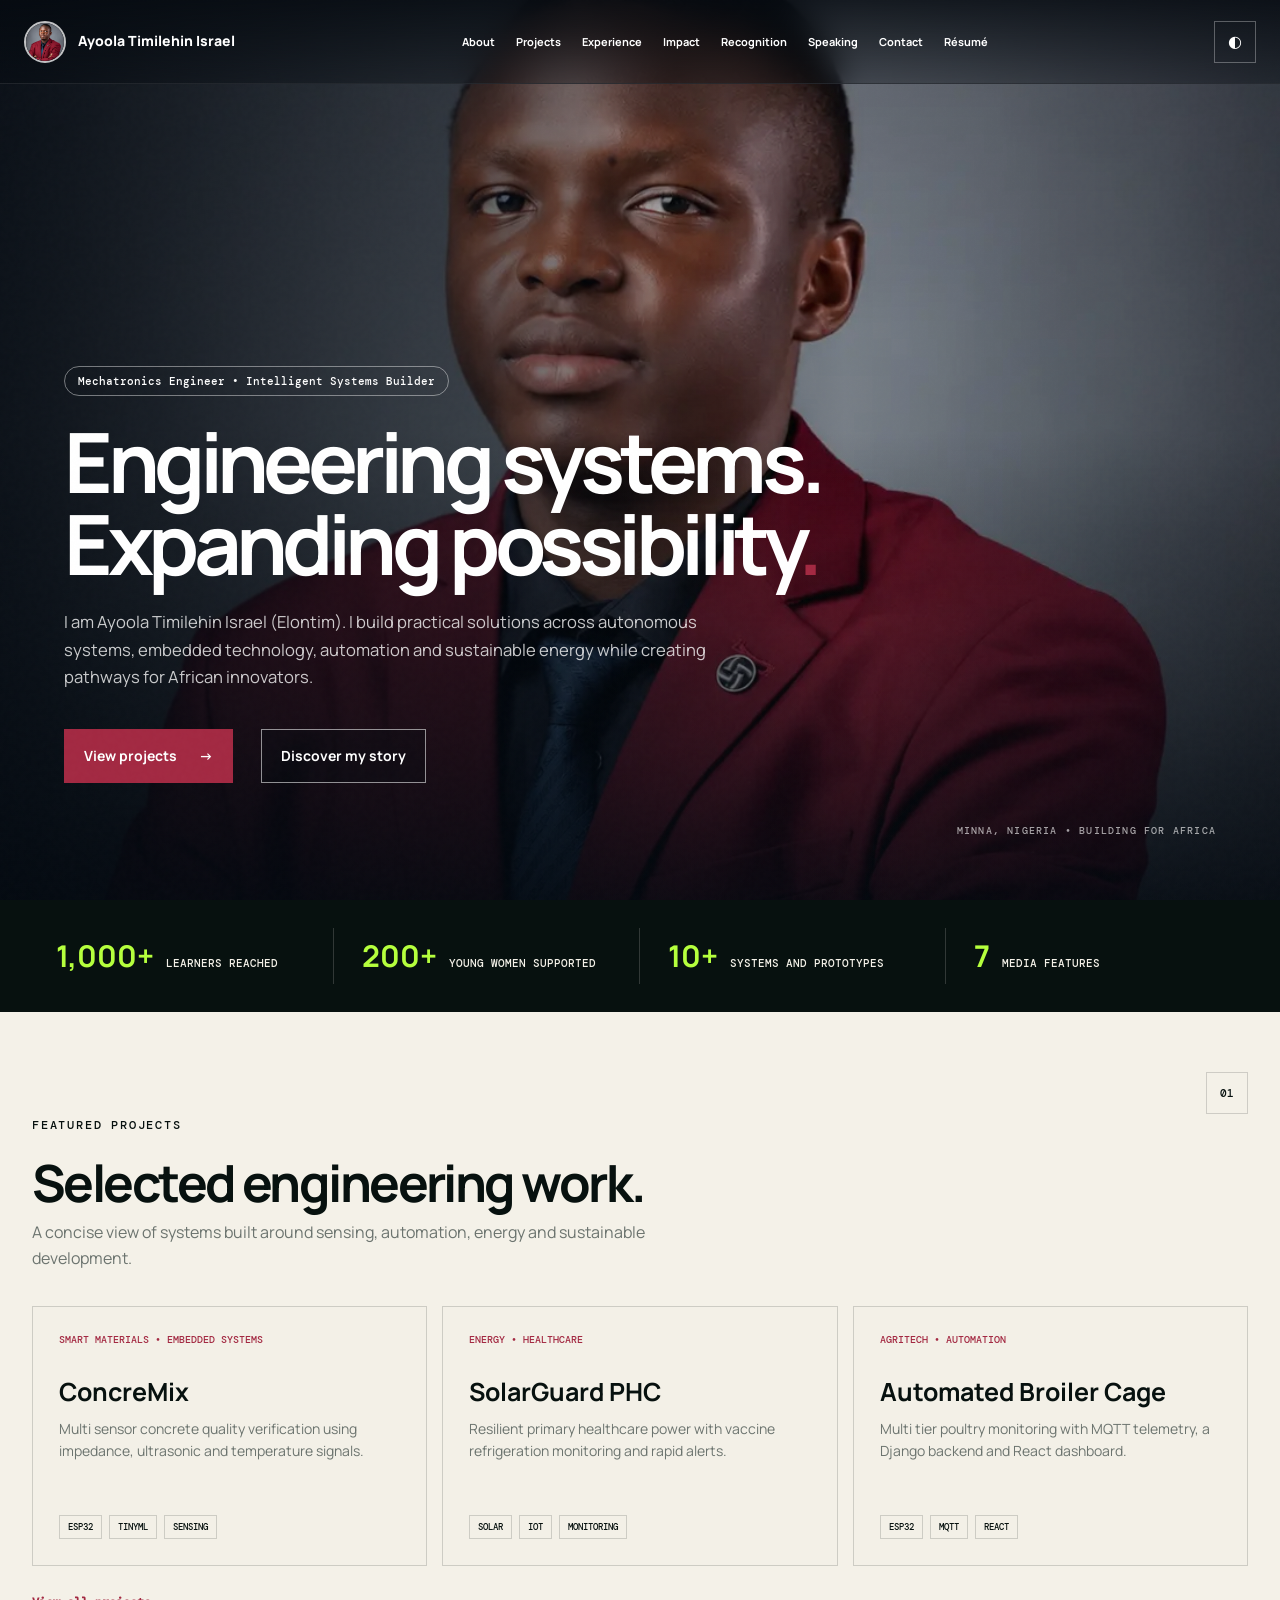
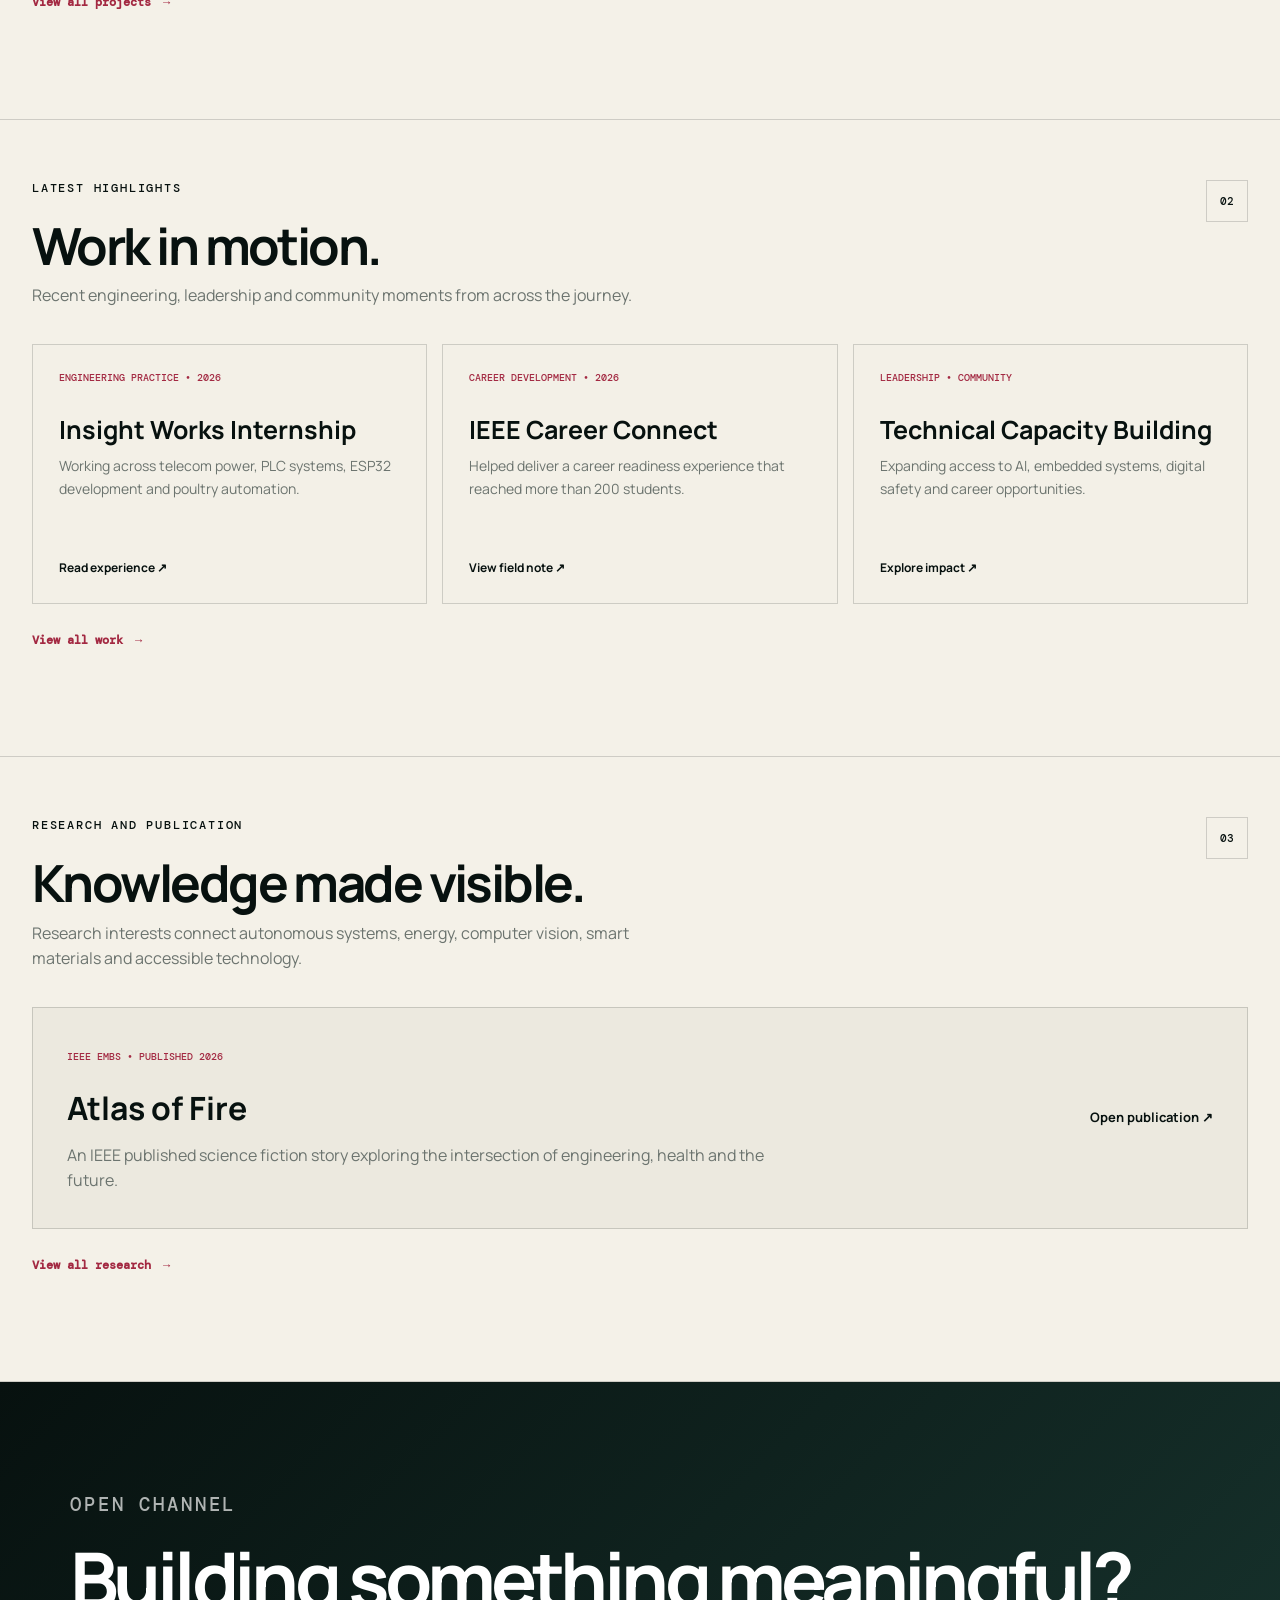
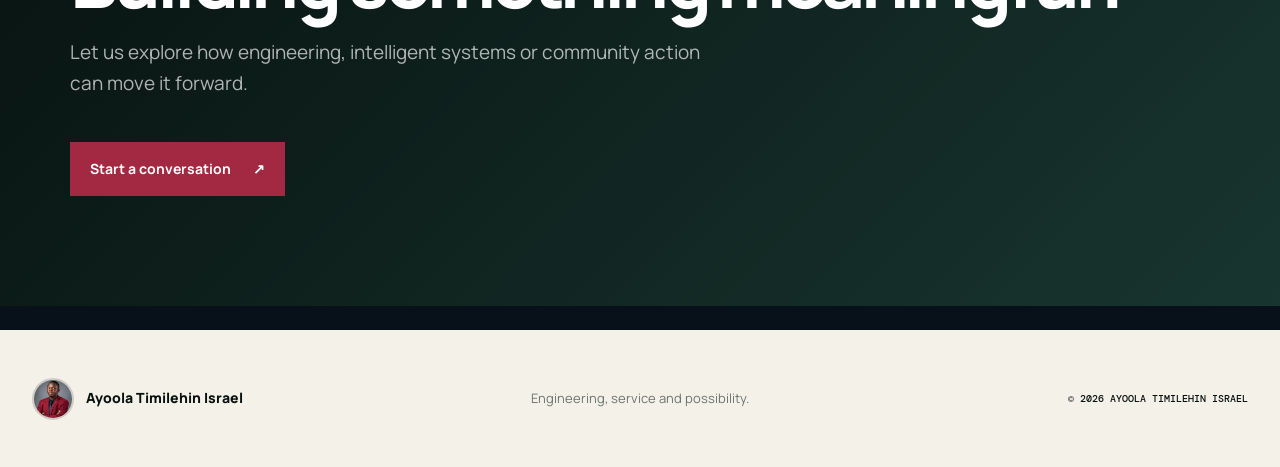
<file: index.html>
<!doctype html>
<html lang="en">
<head>
  <meta charset="UTF-8" />
  <meta name="viewport" content="width=device-width, initial-scale=1" />
  <title>Ayoola Timilehin Israel (Elontim) | Mechatronics Engineering Portfolio</title>
  <meta name="description" content="Explore the portfolio of Ayoola Timilehin Israel (Elontim), a mechatronics engineering student in Nigeria building robotics, embedded systems and AI projects." />
  <link rel="canonical" href="https://ayoola-timilehin-portfolio.vercel.app/" />
  <meta property="og:url" content="https://ayoola-timilehin-portfolio.vercel.app/" />
  <meta property="og:image" content="https://ayoola-timilehin-portfolio.vercel.app/assets/images/timilehin-burgundy-portrait.webp" />
  <meta property="og:image:alt" content="Portrait of Ayoola Timilehin Israel" />
  <meta name="twitter:image" content="https://ayoola-timilehin-portfolio.vercel.app/assets/images/timilehin-burgundy-portrait.webp" />
  <meta name="author" content="Ayoola Timilehin Israel" />
  <meta name="google-site-verification" content="cfcc2tQmN9l2WGRl5fLOjBaKC7PyCE9T0sugT-LCQNg" />
  <meta name="robots" content="index, follow" />
  <meta name="theme-color" content="#081119" />
  <meta property="og:type" content="website" />
  <meta property="og:locale" content="en_NG" />
  <meta property="og:site_name" content="Ayoola Timilehin Israel" />
  <meta property="og:title" content="Ayoola Timilehin Israel (Elontim) | Mechatronics Engineering Portfolio" />
  <meta property="og:description" content="Engineering projects, intelligent systems and community impact by Ayoola Timilehin Israel (Elontim), based in Nigeria." />
  <meta name="twitter:card" content="summary" />
  <meta name="twitter:title" content="Ayoola Timilehin Israel | Engineering Portfolio" />
  <meta name="twitter:description" content="Explore my robotics, embedded systems, AI and community impact projects." />
  <script type="application/ld+json">
  {
    "@context": "https://schema.org",
    "@type": "Person",
    "url": "https://ayoola-timilehin-portfolio.vercel.app/",
    "image": "https://ayoola-timilehin-portfolio.vercel.app/assets/images/timilehin-burgundy-portrait.webp",
    "name": "Ayoola Timilehin Israel",
    "alternateName": ["Elontim", "Timilehin Ayoola"],
    "description": "Mechatronics engineering student, intelligent systems builder and community impact leader in Nigeria.",
    "affiliation": {
      "@type": "CollegeOrUniversity",
      "name": "Federal University of Technology, Minna"
    },
    "sameAs": [
      "https://www.linkedin.com/in/timilehin-ayoola-2a147622a",
      "https://github.com/Elontim"
    ]
  }
  </script>
  <link rel="preconnect" href="https://fonts.googleapis.com" />
  <link rel="preconnect" href="https://fonts.gstatic.com" crossorigin />
  <link href="https://fonts.googleapis.com/css2?family=DM+Mono:wght@400;500&family=Manrope:wght@400;500;600;700;800&display=swap" rel="stylesheet" />
  <link rel="icon" type="image/webp" href="assets/images/timilehin-burgundy-portrait.webp" />
  <link rel="stylesheet" href="styles.css" />
</head>
<body class="home-page"><a class="skip-link" href="#main-content">Skip to main content</a><div class="noise" aria-hidden="true"></div>
  <header class="site-header home-header" id="top"><a class="profile-brand" href="index.html" aria-label="Ayoola Timilehin home"><img src="assets/images/timilehin-burgundy-portrait.webp" alt="" /><span>Ayoola Timilehin Israel</span></a><nav class="desktop-nav" aria-label="Primary navigation"><a href="about.html">About</a><a href="projects.html">Projects</a><a href="experience.html">Experience</a><a href="impact.html">Impact</a><a href="recognition.html">Recognition</a><a href="speaking.html">Speaking</a><a href="contact.html">Contact</a><a href="https://drive.google.com/file/d/1Q_g9N8d5vsVfW5GfV8KbFUn3ZHmUaMl0/view?usp=drive_link" target="_blank" rel="noreferrer">Résumé</a></nav><div class="header-actions"><button class="theme-toggle" type="button">◐</button><button class="menu-toggle" type="button" aria-expanded="false" aria-controls="mobile-nav"><span></span><span></span></button></div><nav class="mobile-nav" id="mobile-nav"><a href="about.html">About</a><a href="projects.html">Projects</a><a href="experience.html">Experience</a><a href="impact.html">Leadership and Impact</a><a href="recognition.html">Recognition and Research</a><a href="speaking.html">Speaking, Moderation and Talks</a><a href="contact.html">Contact</a><a href="https://drive.google.com/file/d/1Q_g9N8d5vsVfW5GfV8KbFUn3ZHmUaMl0/view?usp=drive_link" target="_blank" rel="noreferrer">Résumé</a></nav></header>
  <main id="main-content">
    <section class="cinematic-hero"><div class="hero-overlay"></div><div class="cinematic-copy reveal"><p class="hero-pill">Mechatronics Engineer • Intelligent Systems Builder</p><h1>Engineering systems.<br />Expanding possibility<span>.</span></h1><p>I am Ayoola Timilehin Israel (Elontim). I build practical solutions across autonomous systems, embedded technology, automation and sustainable energy while creating pathways for African innovators.</p><div class="hero-actions"><a class="button hero-primary" href="projects.html">View projects <span>→</span></a><a class="button hero-secondary" href="about.html">Discover my story</a></div></div><div class="hero-location">Minna, Nigeria • Building for Africa</div></section>
    <section class="signal-strip" aria-label="Portfolio highlights"><div><strong>1,000+</strong><span>learners reached</span></div><div><strong>200+</strong><span>young women supported</span></div><div><strong>10+</strong><span>systems and prototypes</span></div><div><strong>7</strong><span>media features</span></div></section>
    <section class="section home-preview"><div class="section-index">01</div><div class="preview-heading reveal"><div><p class="eyebrow">Featured projects</p><h2>Selected engineering work.</h2><p>A concise view of systems built around sensing, automation, energy and sustainable development.</p></div></div><div class="preview-grid"><a class="preview-card reveal" href="projects.html"><span>Smart materials • Embedded systems</span><h3>ConcreMix</h3><p>Multi sensor concrete quality verification using impedance, ultrasonic and temperature signals.</p><div><em>ESP32</em><em>TinyML</em><em>Sensing</em></div></a><a class="preview-card reveal" href="projects.html"><span>Energy • Healthcare</span><h3>SolarGuard PHC</h3><p>Resilient primary healthcare power with vaccine refrigeration monitoring and rapid alerts.</p><div><em>Solar</em><em>IoT</em><em>Monitoring</em></div></a><a class="preview-card reveal" href="projects.html"><span>Agritech • Automation</span><h3>Automated Broiler Cage</h3><p>Multi tier poultry monitoring with MQTT telemetry, a Django backend and React dashboard.</p><div><em>ESP32</em><em>MQTT</em><em>React</em></div></a></div><a class="section-end-link reveal" href="projects.html">View all projects <span>→</span></a></section>
    <section class="section home-preview updates-preview"><div class="section-index">02</div><div class="preview-heading reveal"><div><p class="eyebrow">Latest highlights</p><h2>Work in motion.</h2><p>Recent engineering, leadership and community moments from across the journey.</p></div></div><div class="preview-grid"><a class="preview-card note-card reveal" href="experience.html"><span>Engineering practice • 2026</span><h3>Insight Works Internship</h3><p>Working across telecom power, PLC systems, ESP32 development and poultry automation.</p><b>Read experience ↗</b></a><a class="preview-card note-card reveal" href="experience.html"><span>Career development • 2026</span><h3>IEEE Career Connect</h3><p>Helped deliver a career readiness experience that reached more than 200 students.</p><b>View field note ↗</b></a><a class="preview-card note-card reveal" href="impact.html"><span>Leadership • Community</span><h3>Technical Capacity Building</h3><p>Expanding access to AI, embedded systems, digital safety and career opportunities.</p><b>Explore impact ↗</b></a></div><a class="section-end-link reveal" href="experience.html">View all work <span>→</span></a></section>
    <section class="section publication-preview"><div class="section-index">03</div><div class="preview-heading reveal"><div><p class="eyebrow">Research and publication</p><h2>Knowledge made visible.</h2><p>Research interests connect autonomous systems, energy, computer vision, smart materials and accessible technology.</p></div></div><a class="publication-feature reveal" href="https://doi.org/10.1109/MPULS.2026.3716808" target="_blank" rel="noreferrer"><div><span>IEEE EMBS • Published 2026</span><h3>Atlas of Fire</h3><p>An IEEE published science fiction story exploring the intersection of engineering, health and the future.</p></div><b>Open publication ↗</b></a><a class="section-end-link reveal" href="recognition.html">View all research <span>→</span></a></section>
    <section class="home-invitation"><div class="reveal"><p class="eyebrow">Open channel</p><h2>Building something meaningful?</h2><p>Let us explore how engineering, intelligent systems or community action can move it forward.</p><a class="button hero-primary" href="contact.html">Start a conversation <span>↗</span></a></div></section>
  </main>
  <footer><a class="profile-brand footer-brand" href="#top"><img src="assets/images/timilehin-burgundy-portrait.webp" alt="" /><span>Ayoola Timilehin Israel</span></a><p>Engineering, service and possibility.</p><small>© <span id="year"></span> Ayoola Timilehin Israel</small></footer><script src="script.js"></script>
</body></html>
</file>
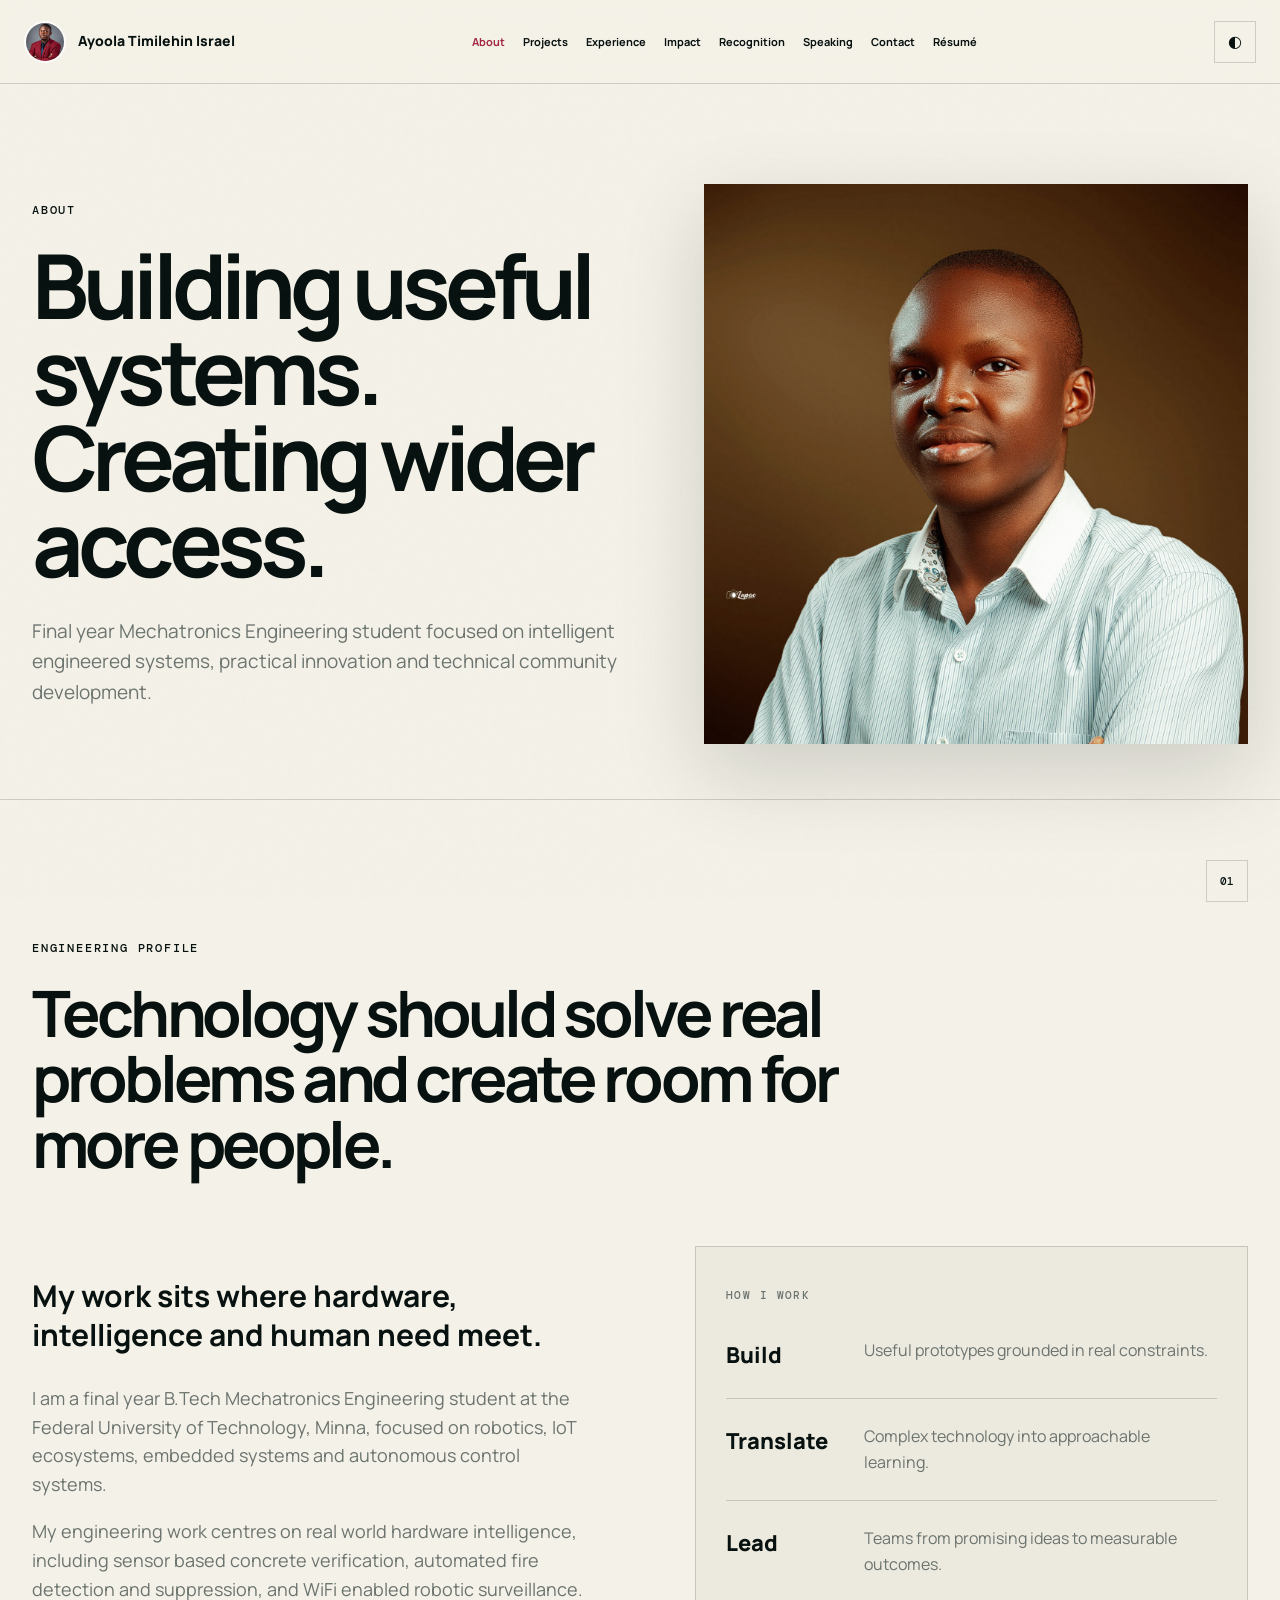
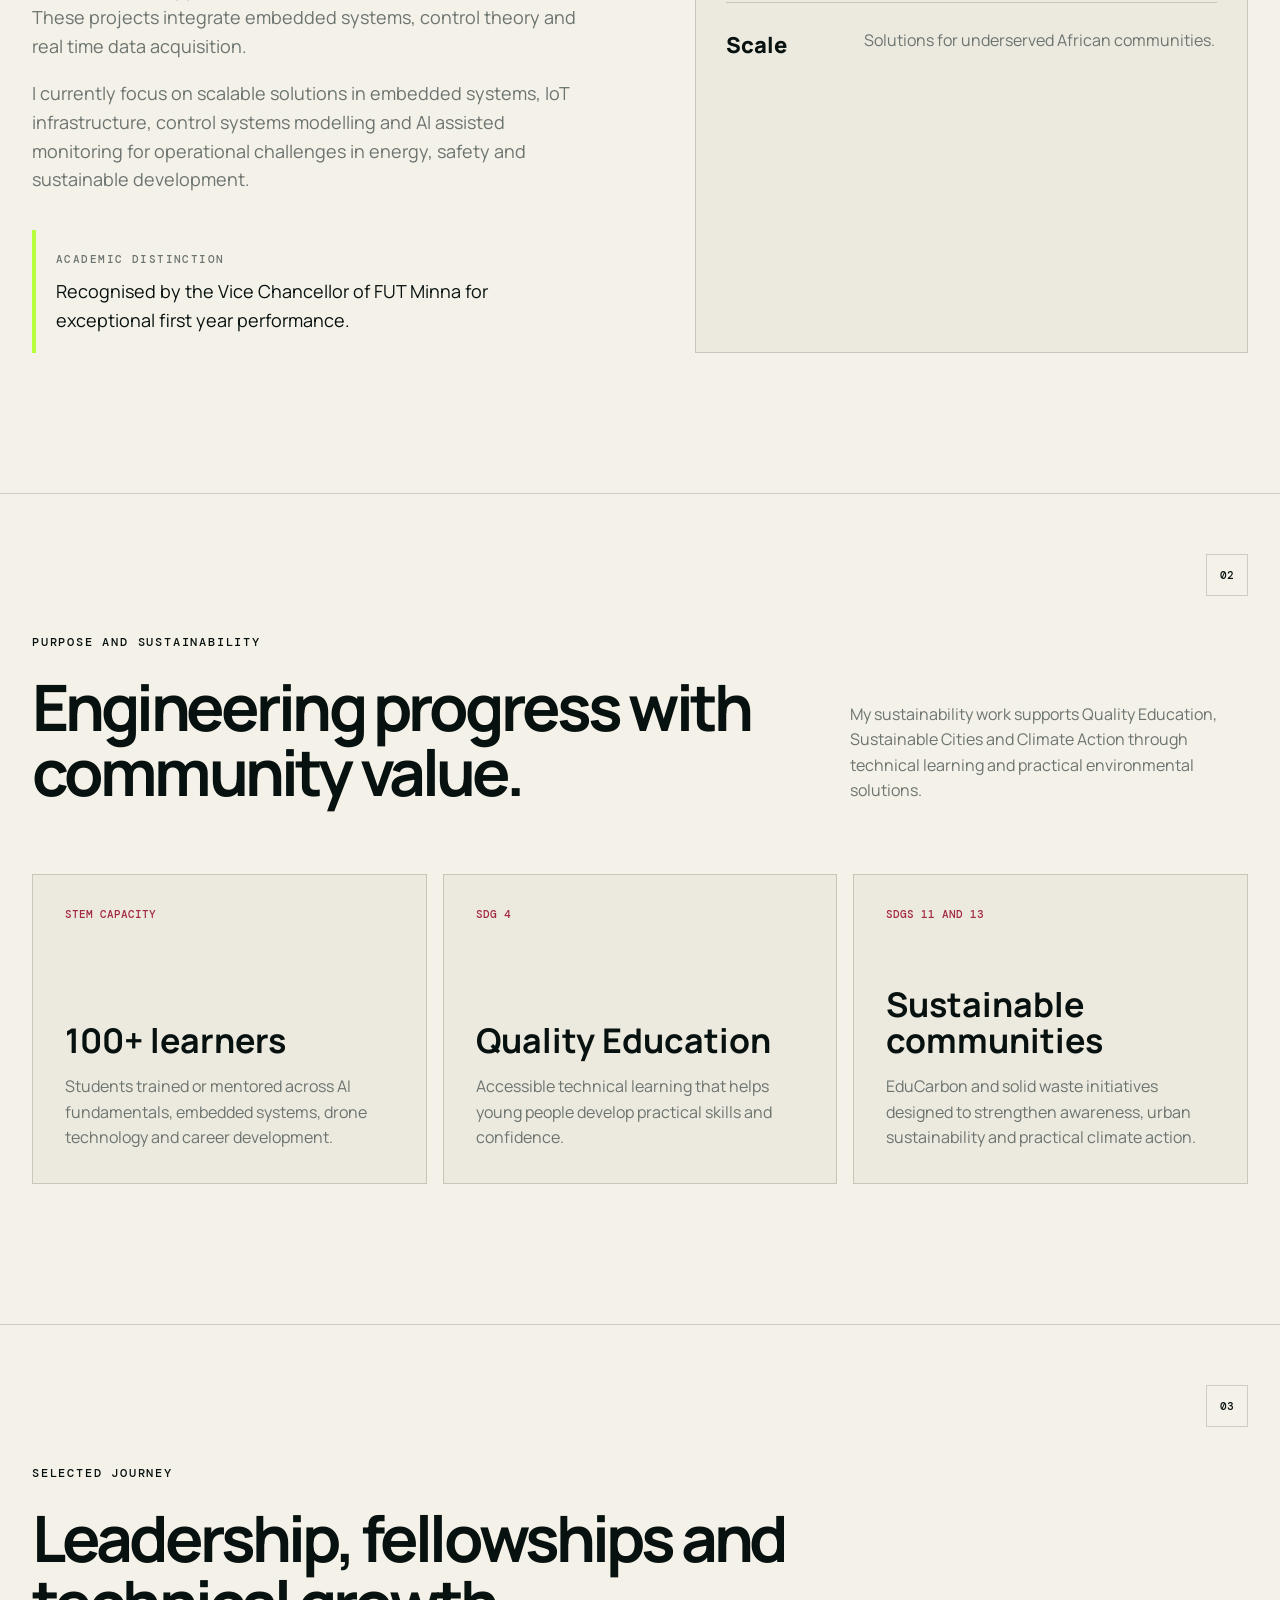
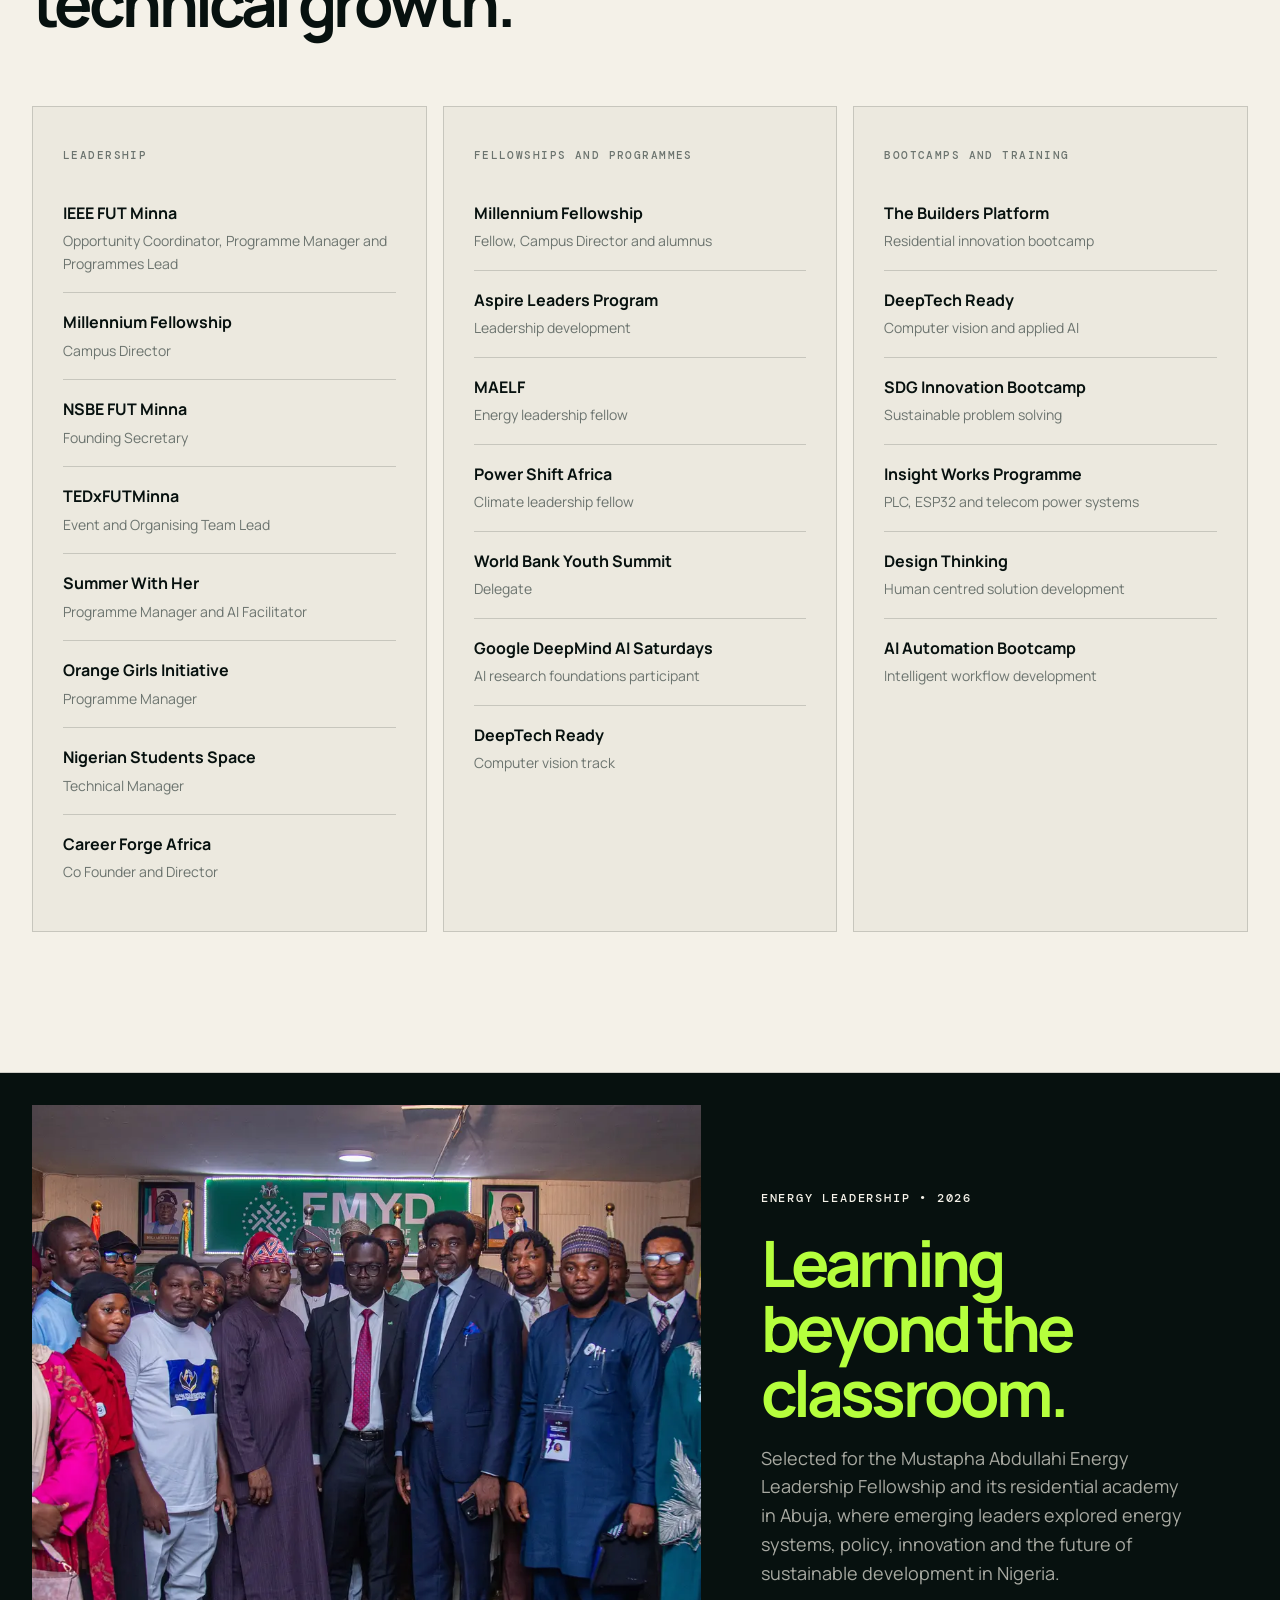
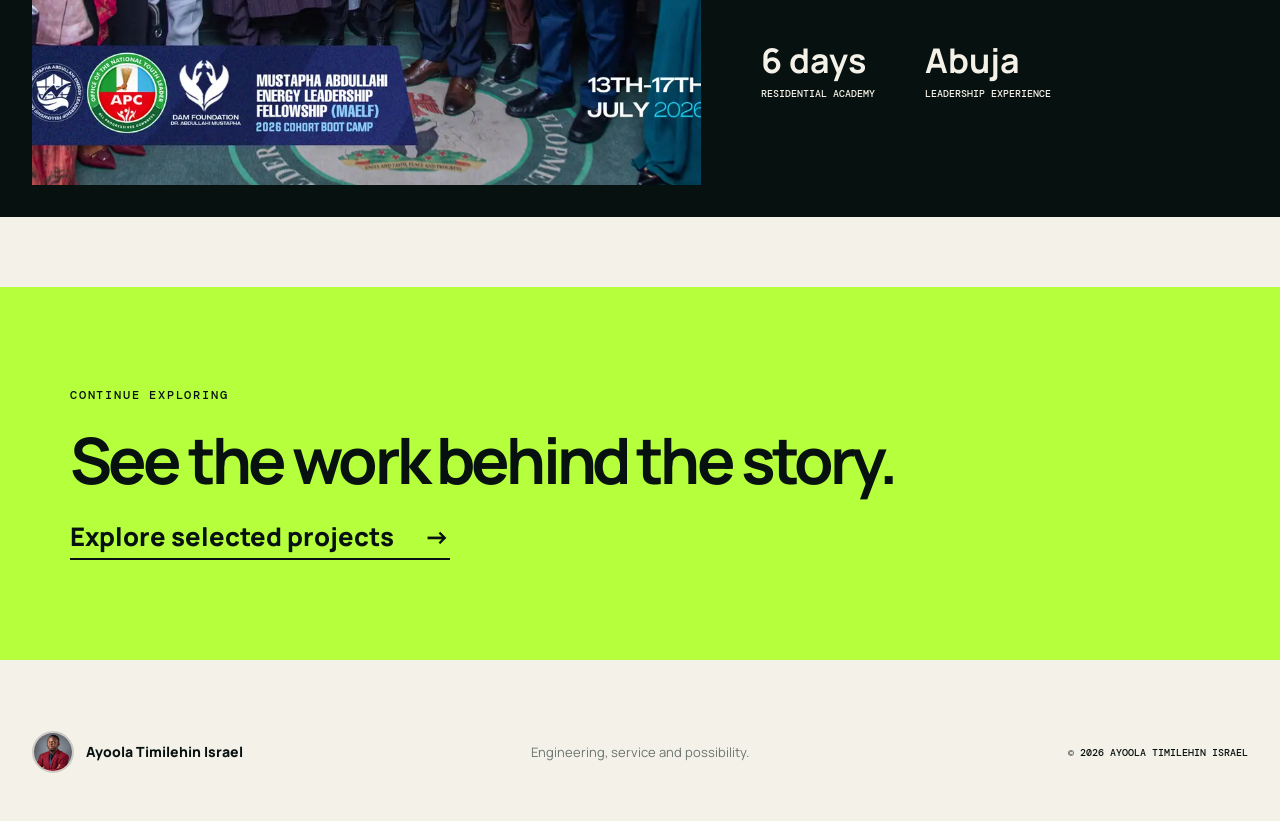
<file: about.html>
<!doctype html>
<html lang="en">
<head>
  <meta charset="UTF-8" /><meta name="viewport" content="width=device-width, initial-scale=1" />
  <meta name="description" content="About Ayoola Timilehin Israel and his work across engineering, leadership and community impact." />
  <title>About | Ayoola Timilehin Israel</title>
  <link rel="preconnect" href="https://fonts.googleapis.com" /><link rel="preconnect" href="https://fonts.gstatic.com" crossorigin /><link href="https://fonts.googleapis.com/css2?family=DM+Mono:wght@400;500&family=Manrope:wght@400;500;600;700;800&display=swap" rel="stylesheet" />
  <link rel="icon" type="image/webp" href="assets/images/timilehin-burgundy-portrait.webp" /><link rel="stylesheet" href="styles.css" />
</head>
<body class="inner-page">
  <a class="skip-link" href="#main-content">Skip to main content</a><div class="noise" aria-hidden="true"></div>
  <header class="site-header" id="top"><a class="profile-brand" href="index.html"><img src="assets/images/timilehin-burgundy-portrait.webp" alt="" /><span>Ayoola Timilehin Israel</span></a><nav class="desktop-nav" aria-label="Primary navigation"><a class="current" href="about.html">About</a><a href="projects.html">Projects</a><a href="experience.html">Experience</a><a href="impact.html">Impact</a><a href="recognition.html">Recognition</a><a href="speaking.html">Speaking</a><a href="contact.html">Contact</a><a href="https://drive.google.com/file/d/1Q_g9N8d5vsVfW5GfV8KbFUn3ZHmUaMl0/view?usp=drive_link" target="_blank" rel="noreferrer">Résumé</a></nav><div class="header-actions"><button class="theme-toggle" type="button">◐</button><button class="menu-toggle" type="button" aria-expanded="false" aria-controls="mobile-nav"><span></span><span></span></button></div><nav class="mobile-nav" id="mobile-nav"><a href="about.html">About</a><a href="projects.html">Projects</a><a href="experience.html">Experience</a><a href="impact.html">Leadership and Impact</a><a href="recognition.html">Recognition and Research</a><a href="speaking.html">Speaking</a><a href="contact.html">Contact</a><a href="https://drive.google.com/file/d/1Q_g9N8d5vsVfW5GfV8KbFUn3ZHmUaMl0/view?usp=drive_link" target="_blank" rel="noreferrer">Résumé</a></nav></header>
  <main id="main-content">
    <section class="inner-hero about-hero"><div class="inner-hero-copy reveal"><p class="eyebrow">About</p><h1>Building useful systems.<br />Creating wider access.</h1><p>Final year Mechatronics Engineering student focused on intelligent engineered systems, practical innovation and technical community development.</p></div><img src="assets/images/timilehin-headshot.jpg" alt="Ayoola Timilehin Israel" /></section>
    <section class="section about"><div class="section-index">01</div><div class="section-heading reveal"><p class="eyebrow">Engineering profile</p><h2>Technology should solve real problems and create room for more people.</h2></div><div class="about-grid"><div class="about-copy reveal"><p class="lead">My work sits where hardware, intelligence and human need meet.</p><p>I am a final year B.Tech Mechatronics Engineering student at the Federal University of Technology, Minna, focused on robotics, IoT ecosystems, embedded systems and autonomous control systems.</p><p>My engineering work centres on real world hardware intelligence, including sensor based concrete verification, automated fire detection and suppression, and WiFi enabled robotic surveillance. These projects integrate embedded systems, control theory and real time data acquisition.</p><p>I currently focus on scalable solutions in embedded systems, IoT infrastructure, control systems modelling and AI assisted monitoring for operational challenges in energy, safety and sustainable development.</p><div class="mini-award"><span>Academic distinction</span><p>Recognised by the Vice Chancellor of FUT Minna for exceptional first year performance.</p></div></div><div class="focus-board reveal"><p class="board-label">How I work</p><div class="focus-item"><span>Build</span><p>Useful prototypes grounded in real constraints.</p></div><div class="focus-item"><span>Translate</span><p>Complex technology into approachable learning.</p></div><div class="focus-item"><span>Lead</span><p>Teams from promising ideas to measurable outcomes.</p></div><div class="focus-item"><span>Scale</span><p>Solutions for underserved African communities.</p></div></div></div></section>
    <section class="section purpose-section"><div class="section-index">02</div><div class="section-heading split reveal"><div><p class="eyebrow">Purpose and sustainability</p><h2>Engineering progress with community value.</h2></div><p>My sustainability work supports Quality Education, Sustainable Cities and Climate Action through technical learning and practical environmental solutions.</p></div><div class="purpose-grid"><article class="purpose-card reveal"><span>STEM capacity</span><h3>100+ learners</h3><p>Students trained or mentored across AI fundamentals, embedded systems, drone technology and career development.</p></article><article class="purpose-card reveal"><span>SDG 4</span><h3>Quality Education</h3><p>Accessible technical learning that helps young people develop practical skills and confidence.</p></article><article class="purpose-card reveal"><span>SDGs 11 and 13</span><h3>Sustainable communities</h3><p>EduCarbon and solid waste initiatives designed to strengthen awareness, urban sustainability and practical climate action.</p></article></div></section>
    <section class="section journey-section"><div class="section-index">03</div><div class="section-heading reveal"><p class="eyebrow">Selected journey</p><h2>Leadership, fellowships and technical growth.</h2></div><div class="journey-columns"><article class="journey-panel reveal"><p class="board-label">Leadership</p><ul><li><strong>IEEE FUT Minna</strong><span>Opportunity Coordinator, Programme Manager and Programmes Lead</span></li><li><strong>Millennium Fellowship</strong><span>Campus Director</span></li><li><strong>NSBE FUT Minna</strong><span>Founding Secretary</span></li><li><strong>TEDxFUTMinna</strong><span>Event and Organising Team Lead</span></li><li><strong>Summer With Her</strong><span>Programme Manager and AI Facilitator</span></li><li><strong>Orange Girls Initiative</strong><span>Programme Manager</span></li><li><strong>Nigerian Students Space</strong><span>Technical Manager</span></li><li><strong>Career Forge Africa</strong><span>Co Founder and Director</span></li></ul></article><article class="journey-panel reveal"><p class="board-label">Fellowships and programmes</p><ul><li><strong>Millennium Fellowship</strong><span>Fellow, Campus Director and alumnus</span></li><li><strong>Aspire Leaders Program</strong><span>Leadership development</span></li><li><strong>MAELF</strong><span>Energy leadership fellow</span></li><li><strong>Power Shift Africa</strong><span>Climate leadership fellow</span></li><li><strong>World Bank Youth Summit</strong><span>Delegate</span></li><li><strong>Google DeepMind AI Saturdays</strong><span>AI research foundations participant</span></li><li><strong>DeepTech Ready</strong><span>Computer vision track</span></li></ul></article><article class="journey-panel reveal"><p class="board-label">Bootcamps and training</p><ul><li><strong>The Builders Platform</strong><span>Residential innovation bootcamp</span></li><li><strong>DeepTech Ready</strong><span>Computer vision and applied AI</span></li><li><strong>SDG Innovation Bootcamp</strong><span>Sustainable problem solving</span></li><li><strong>Insight Works Programme</strong><span>PLC, ESP32 and telecom power systems</span></li><li><strong>Design Thinking</strong><span>Human centred solution development</span></li><li><strong>AI Automation Bootcamp</strong><span>Intelligent workflow development</span></li></ul></article></div></section>
    <section class="feature-story reveal"><div class="feature-image"><img src="assets/images/maelf-energy-leadership.webp" alt="MAELF 2026 fellows during the residential energy leadership academy" /></div><div class="feature-copy"><p class="eyebrow">Energy leadership • 2026</p><h2>Learning beyond the classroom.</h2><p>Selected for the Mustapha Abdullahi Energy Leadership Fellowship and its residential academy in Abuja, where emerging leaders explored energy systems, policy, innovation and the future of sustainable development in Nigeria.</p><div class="feature-metrics"><div><strong>6 days</strong><span>Residential academy</span></div><div><strong>Abuja</strong><span>Leadership experience</span></div></div></div></section>
    <section class="contact compact-contact"><div class="contact-copy reveal"><p class="eyebrow">Continue exploring</p><h2>See the work behind the story.</h2><a class="contact-email" href="projects.html">Explore selected projects <span>→</span></a></div></section>
  </main>
  <footer><a class="profile-brand footer-brand" href="index.html"><img src="assets/images/timilehin-burgundy-portrait.webp" alt="" /><span>Ayoola Timilehin Israel</span></a><p>Engineering, service and possibility.</p><small>© <span id="year"></span> Ayoola Timilehin Israel</small></footer><script src="script.js"></script>
</body>
</html>
</file>
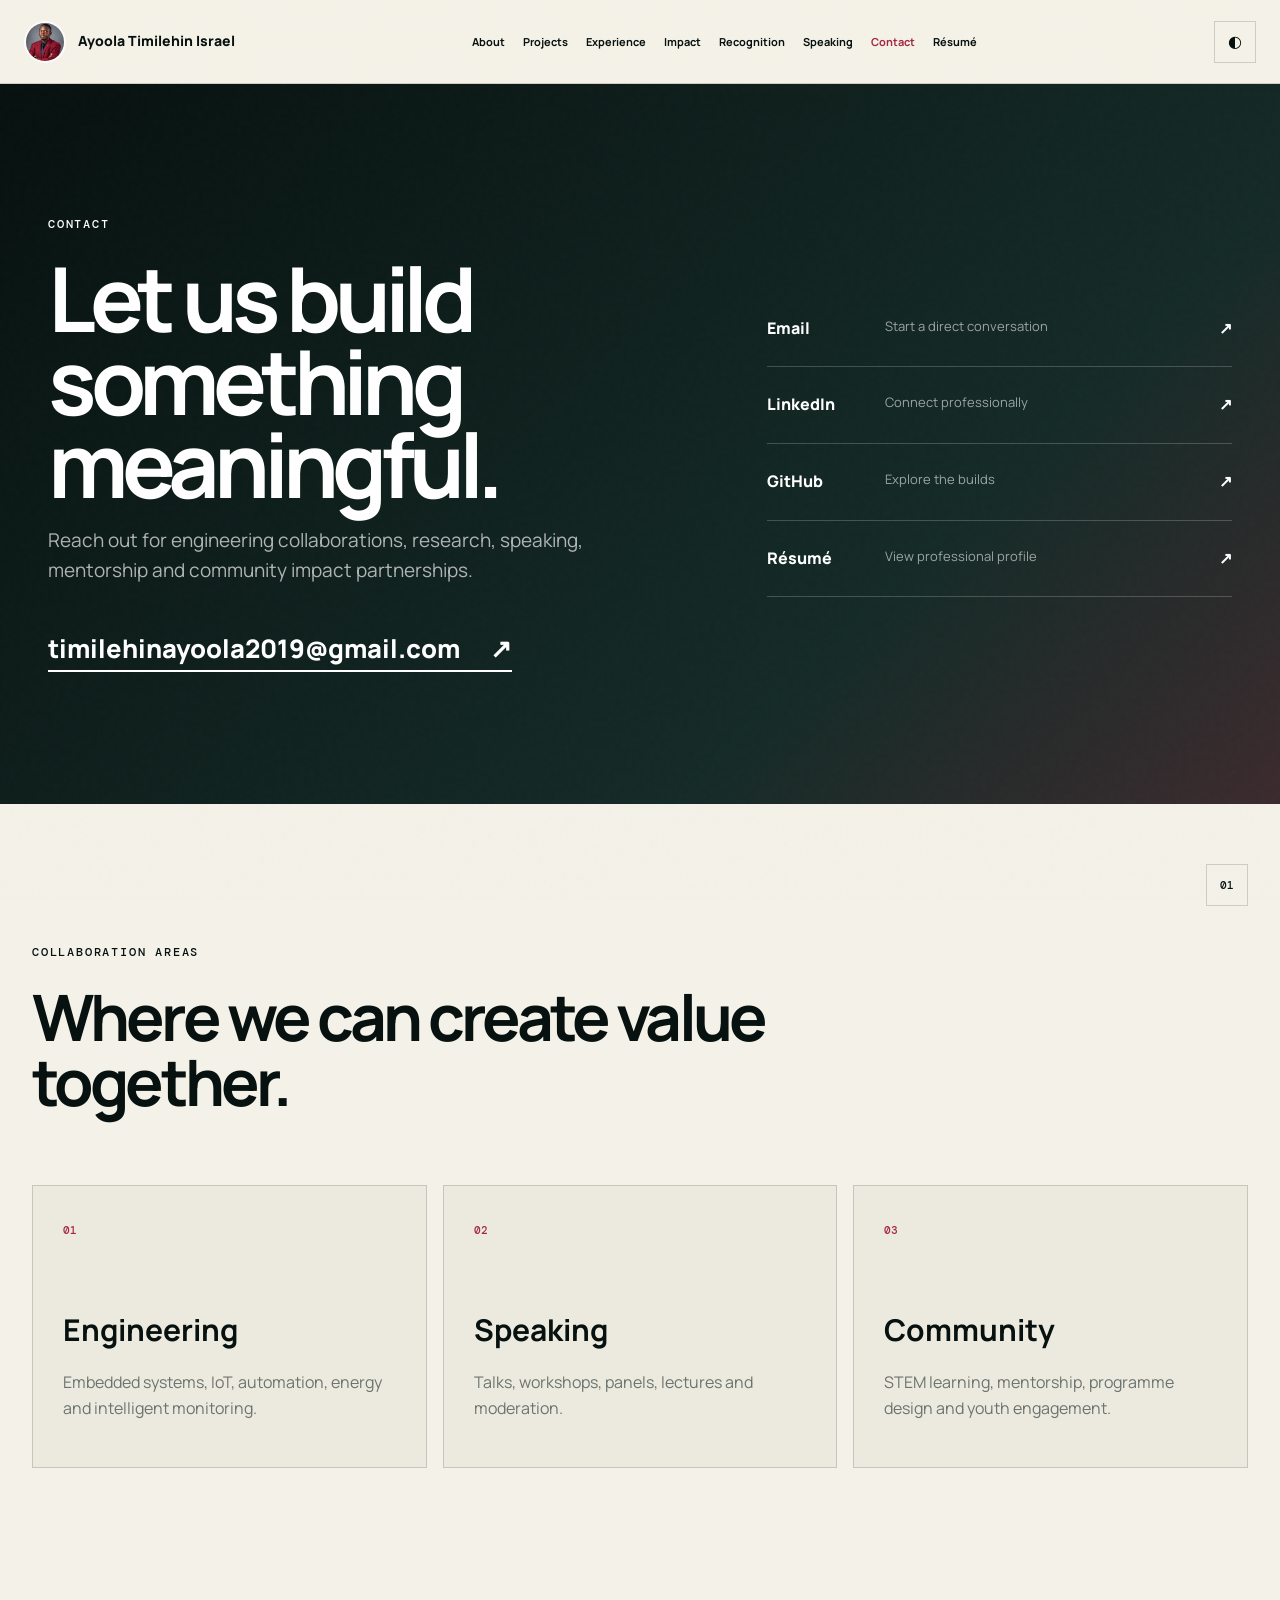
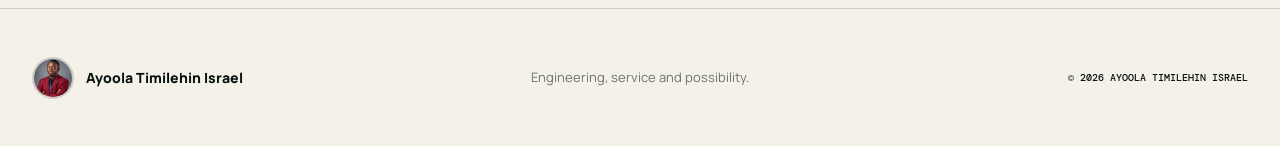
<file: contact.html>
<!doctype html><html lang="en"><head><meta charset="UTF-8" /><meta name="viewport" content="width=device-width, initial-scale=1" /><meta name="description" content="Contact Ayoola Timilehin Israel for engineering, research, speaking and community partnerships." /><title>Contact | Ayoola Timilehin Israel</title><link rel="preconnect" href="https://fonts.googleapis.com" /><link rel="preconnect" href="https://fonts.gstatic.com" crossorigin /><link href="https://fonts.googleapis.com/css2?family=DM+Mono:wght@400;500&family=Manrope:wght@400;500;600;700;800&display=swap" rel="stylesheet" /><link rel="icon" type="image/webp" href="assets/images/timilehin-burgundy-portrait.webp" /><link rel="stylesheet" href="styles.css" /></head><body class="inner-page contact-page"><a class="skip-link" href="#main-content">Skip to main content</a><div class="noise" aria-hidden="true"></div>
<header class="site-header" id="top"><a class="profile-brand" href="index.html"><img src="assets/images/timilehin-burgundy-portrait.webp" alt="" /><span>Ayoola Timilehin Israel</span></a><nav class="desktop-nav" aria-label="Primary navigation"><a href="about.html">About</a><a href="projects.html">Projects</a><a href="experience.html">Experience</a><a href="impact.html">Impact</a><a href="recognition.html">Recognition</a><a href="speaking.html">Speaking</a><a class="current" href="contact.html">Contact</a><a href="https://drive.google.com/file/d/1Q_g9N8d5vsVfW5GfV8KbFUn3ZHmUaMl0/view?usp=drive_link" target="_blank" rel="noreferrer">Résumé</a></nav><div class="header-actions"><button class="theme-toggle" type="button">◐</button><button class="menu-toggle" type="button" aria-expanded="false" aria-controls="mobile-nav"><span></span><span></span></button></div><nav class="mobile-nav" id="mobile-nav"><a href="about.html">About</a><a href="projects.html">Projects</a><a href="experience.html">Experience</a><a href="impact.html">Impact</a><a href="recognition.html">Recognition</a><a href="speaking.html">Speaking</a><a href="contact.html">Contact</a></nav></header>
<main id="main-content"><section class="contact-stage"><div class="contact-stage-copy reveal"><p class="eyebrow">Contact</p><h1>Let us build<br />something meaningful.</h1><p>Reach out for engineering collaborations, research, speaking, mentorship and community impact partnerships.</p><a class="contact-email" href="mailto:timilehinayoola2019@gmail.com">timilehinayoola2019@gmail.com <span>↗</span></a></div><div class="contact-menu reveal"><a href="mailto:timilehinayoola2019@gmail.com"><span>Email</span><em>Start a direct conversation</em><b>↗</b></a><a href="https://www.linkedin.com/in/timilehin-ayoola-2a147622a" target="_blank" rel="noreferrer"><span>LinkedIn</span><em>Connect professionally</em><b>↗</b></a><a href="https://github.com/Elontim" target="_blank" rel="noreferrer"><span>GitHub</span><em>Explore the builds</em><b>↗</b></a><a href="https://drive.google.com/file/d/1Q_g9N8d5vsVfW5GfV8KbFUn3ZHmUaMl0/view?usp=drive_link" target="_blank" rel="noreferrer"><span>Résumé</span><em>View professional profile</em><b>↗</b></a></div></section><section class="section collaboration-section"><div class="section-index">01</div><div class="section-heading reveal"><p class="eyebrow">Collaboration areas</p><h2>Where we can create value together.</h2></div><div class="collaboration-grid"><article><span>01</span><h3>Engineering</h3><p>Embedded systems, IoT, automation, energy and intelligent monitoring.</p></article><article><span>02</span><h3>Speaking</h3><p>Talks, workshops, panels, lectures and moderation.</p></article><article><span>03</span><h3>Community</h3><p>STEM learning, mentorship, programme design and youth engagement.</p></article></div></section></main><footer><a class="profile-brand footer-brand" href="index.html"><img src="assets/images/timilehin-burgundy-portrait.webp" alt="" /><span>Ayoola Timilehin Israel</span></a><p>Engineering, service and possibility.</p><small>© <span id="year"></span> Ayoola Timilehin Israel</small></footer><script src="script.js"></script></body></html>
</file>
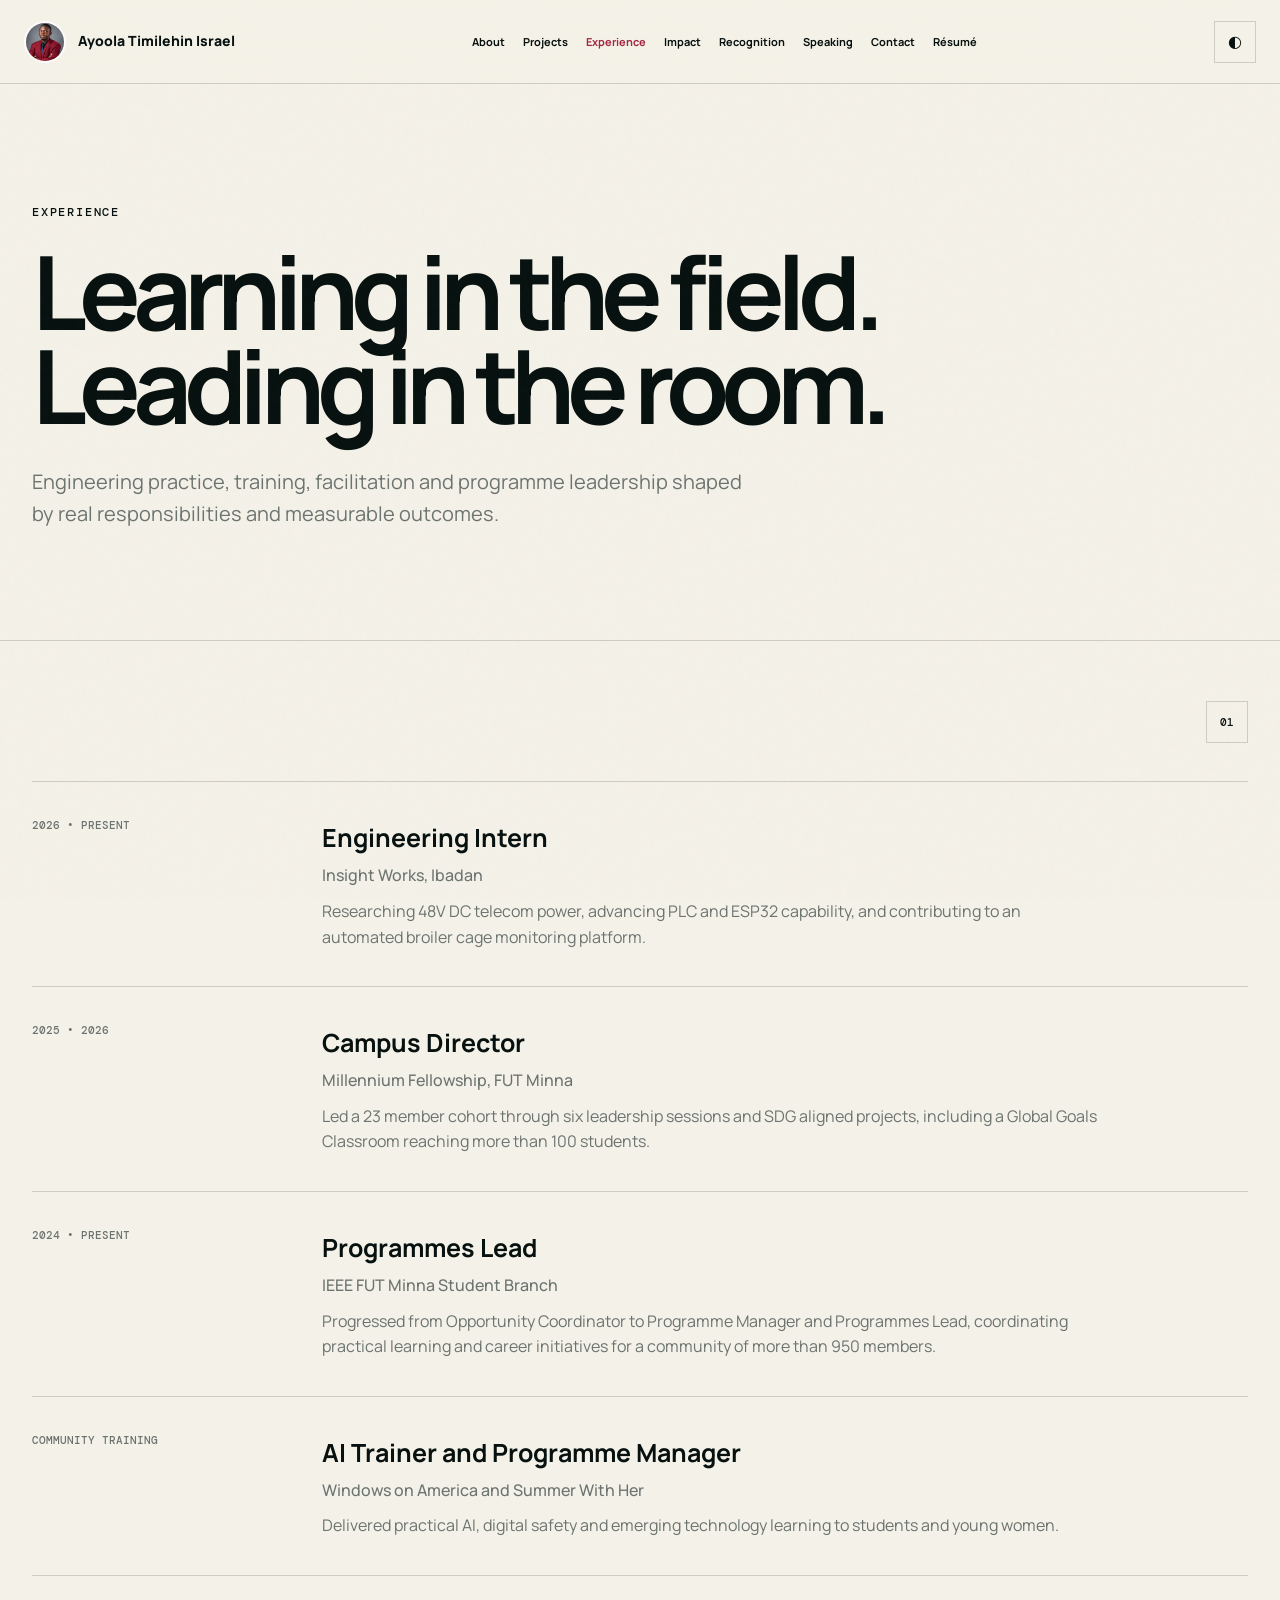
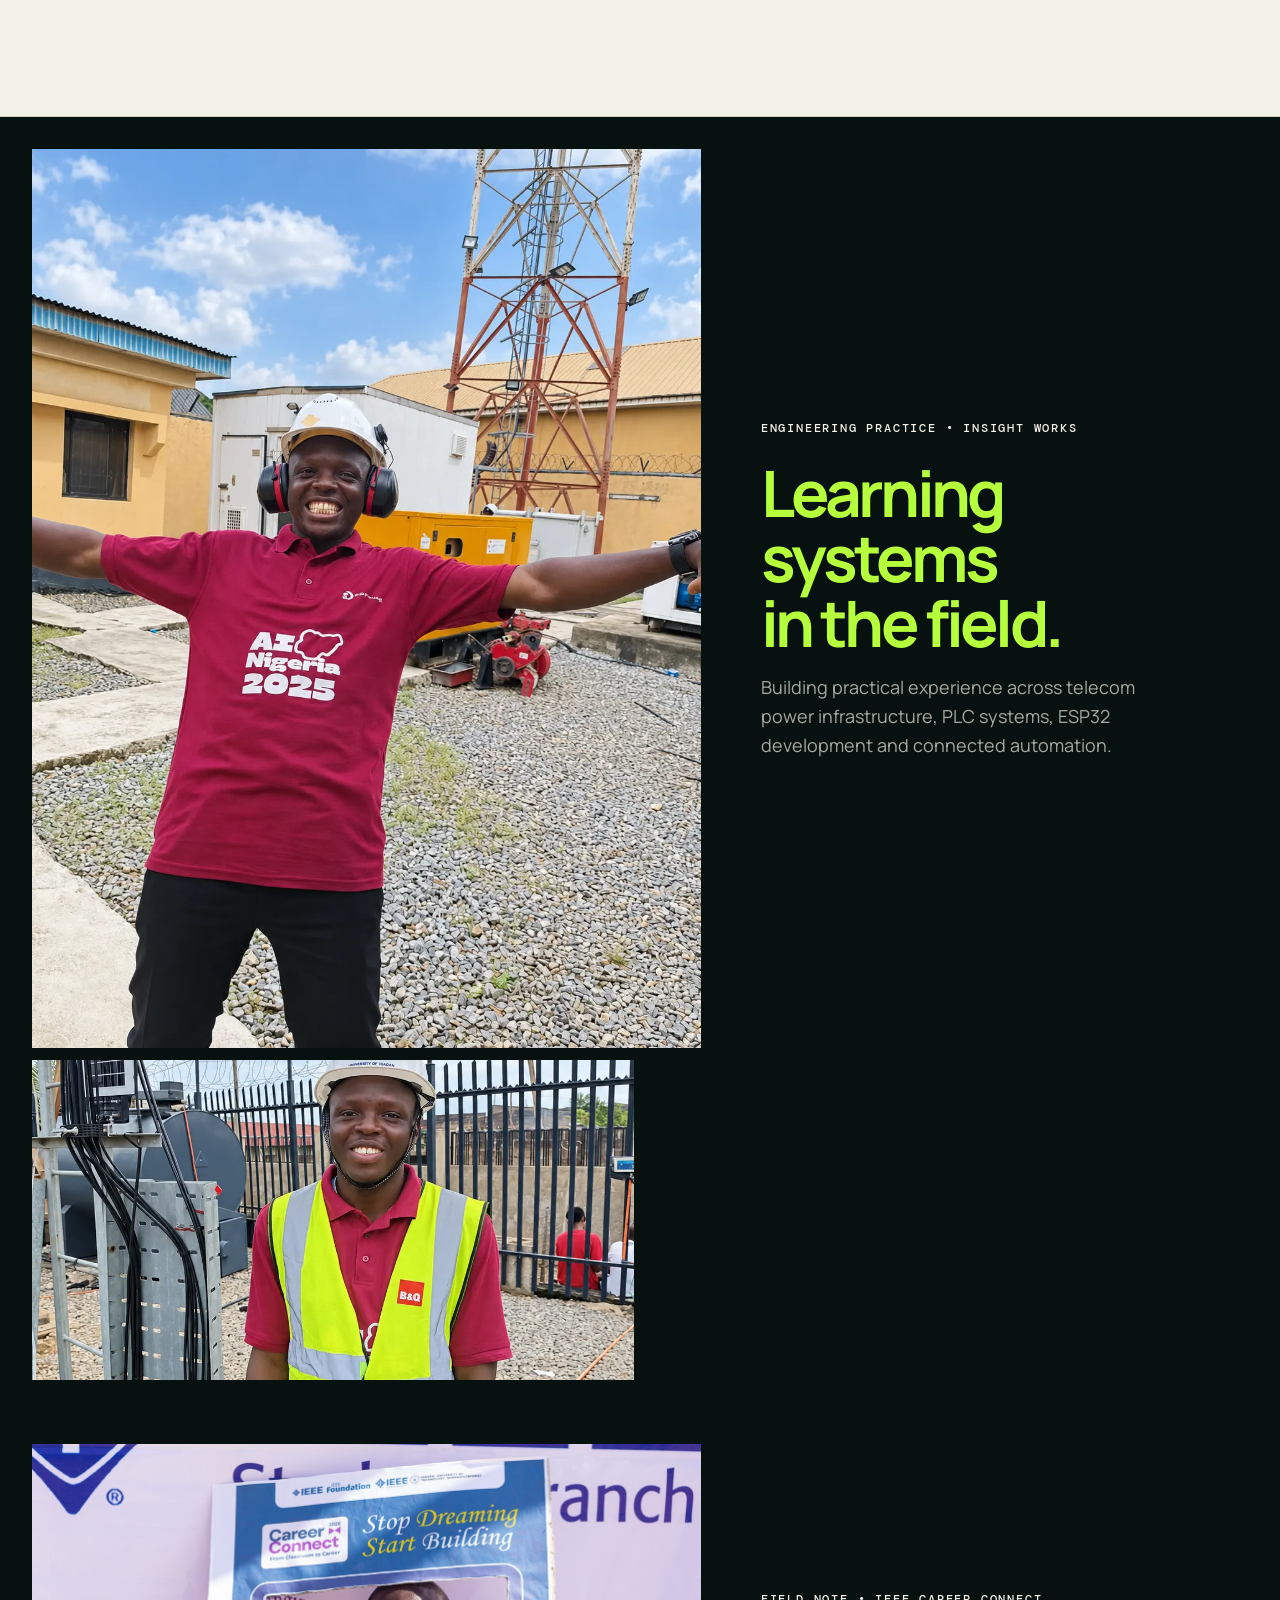
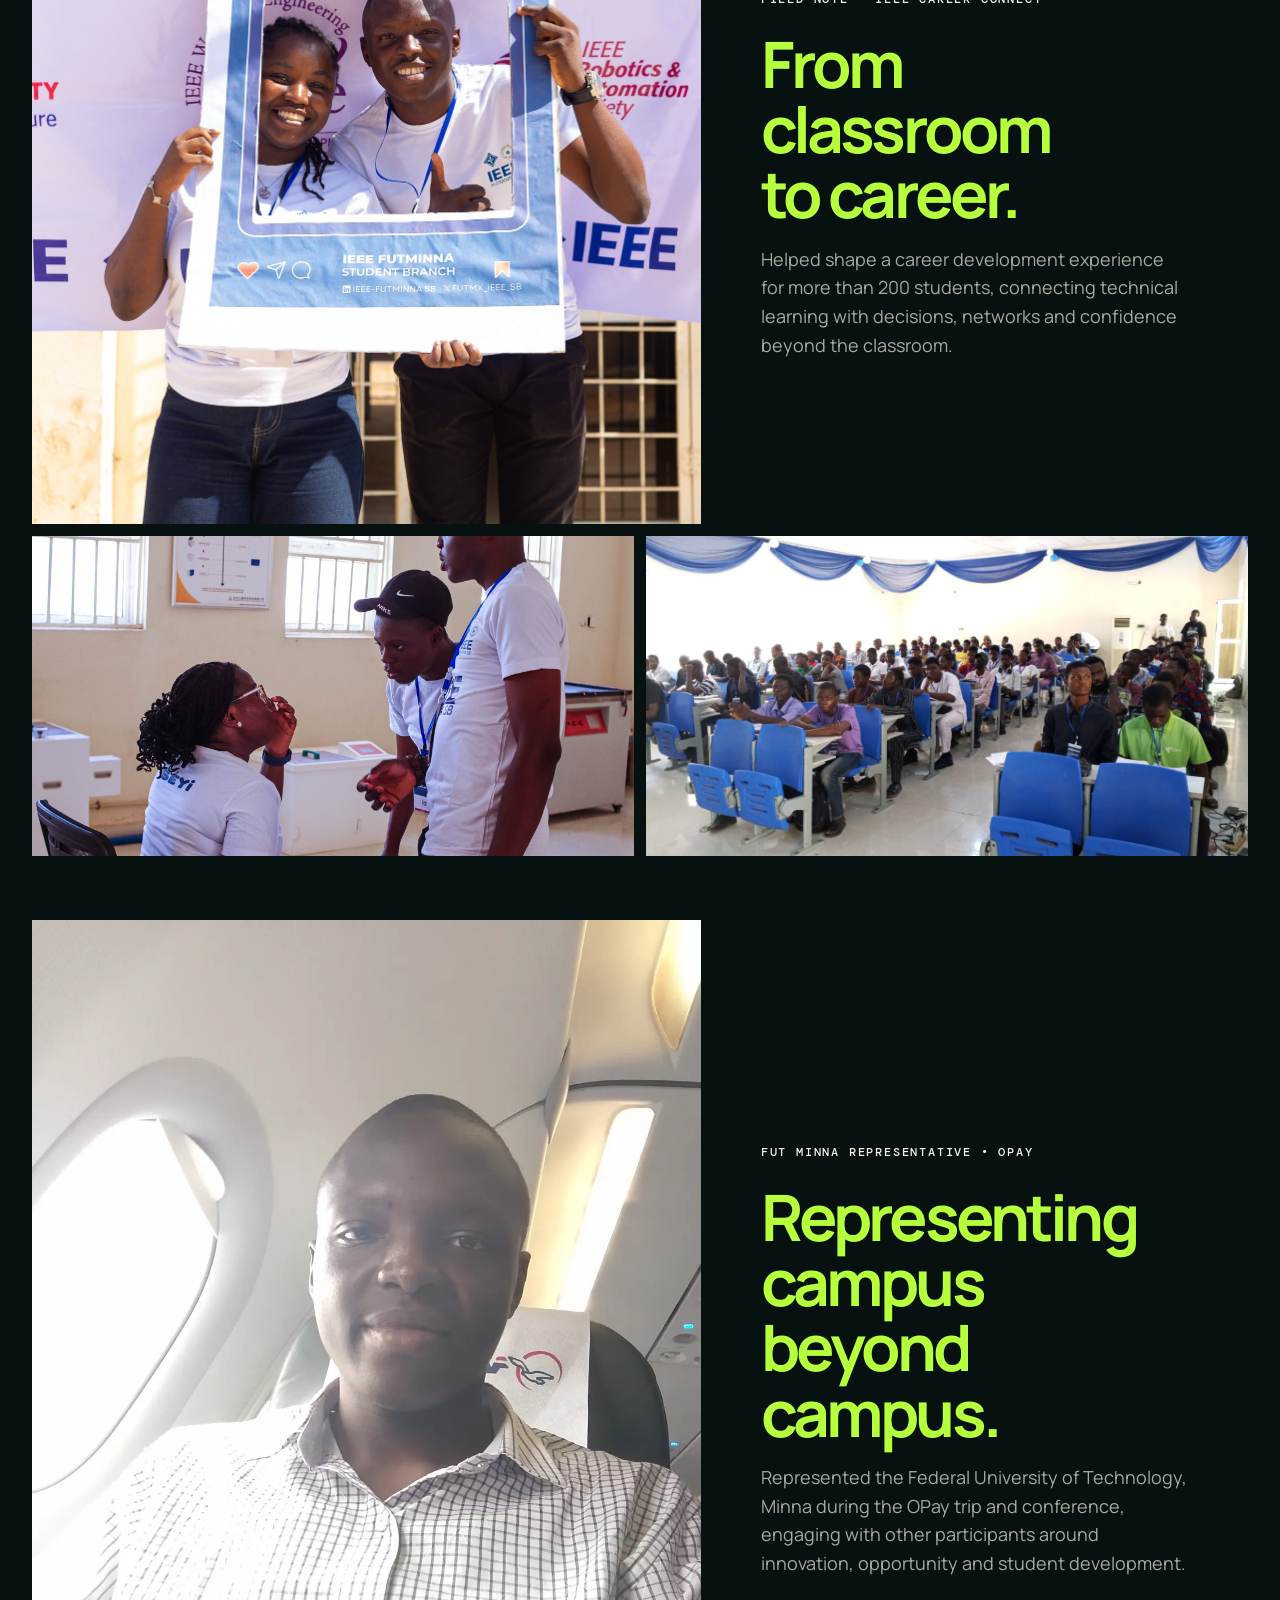
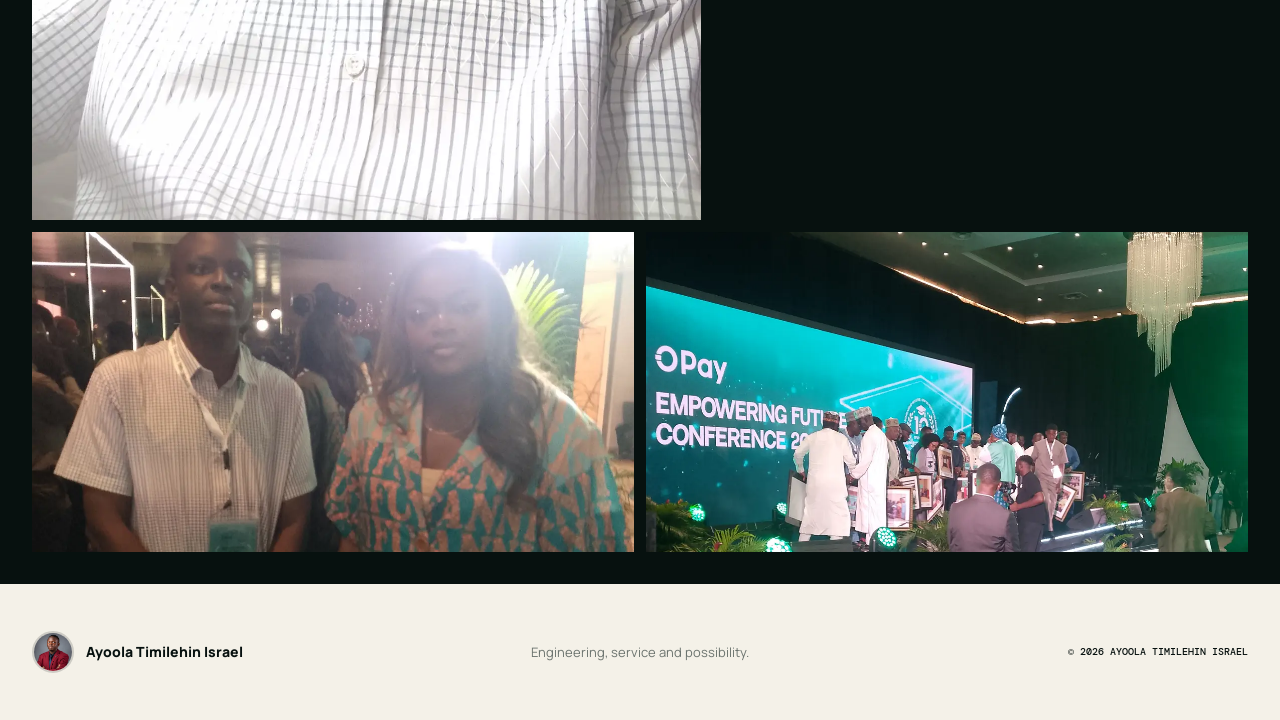
<file: experience.html>
<!doctype html>
<html lang="en">
  <head>
    <meta charset="UTF-8" />
    <meta name="viewport" content="width=device-width, initial-scale=1" />
    <meta
      name="description"
      content="Professional and technical experience of Ayoola Timilehin Israel."
    />
    <title>Experience | Ayoola Timilehin Israel</title>
    <link rel="preconnect" href="https://fonts.googleapis.com" />
    <link rel="preconnect" href="https://fonts.gstatic.com" crossorigin />
    <link
      href="https://fonts.googleapis.com/css2?family=DM+Mono:wght@400;500&family=Manrope:wght@400;500;600;700;800&display=swap"
      rel="stylesheet"
    />
    <link
      rel="icon"
      type="image/webp"
      href="assets/images/timilehin-burgundy-portrait.webp"
    />
    <link rel="stylesheet" href="styles.css" />
  </head>
  <body class="inner-page">
    <a class="skip-link" href="#main-content">Skip to main content</a>
    <div class="noise" aria-hidden="true"></div>
    <header class="site-header" id="top">
      <a class="profile-brand" href="index.html"
        ><img
          src="assets/images/timilehin-burgundy-portrait.webp"
          alt=""
        /><span>Ayoola Timilehin Israel</span></a
      >
      <nav class="desktop-nav" aria-label="Primary navigation">
        <a href="about.html">About</a><a href="projects.html">Projects</a
        ><a class="current" href="experience.html">Experience</a
        ><a href="impact.html">Impact</a
        ><a href="recognition.html">Recognition</a
        ><a href="speaking.html">Speaking</a><a href="contact.html">Contact</a
        ><a
          href="https://drive.google.com/file/d/1Q_g9N8d5vsVfW5GfV8KbFUn3ZHmUaMl0/view?usp=drive_link"
          target="_blank"
          rel="noreferrer"
          >Résumé</a
        >
      </nav>
      <div class="header-actions">
        <button class="theme-toggle" type="button">◐</button
        ><button
          class="menu-toggle"
          type="button"
          aria-expanded="false"
          aria-controls="mobile-nav"
        >
          <span></span><span></span>
        </button>
      </div>
      <nav class="mobile-nav" id="mobile-nav">
        <a href="about.html">About</a><a href="projects.html">Projects</a
        ><a href="experience.html">Experience</a><a href="impact.html">Impact</a
        ><a href="recognition.html">Recognition</a
        ><a href="speaking.html">Speaking</a><a href="contact.html">Contact</a>
      </nav>
    </header>
    <main id="main-content">
      <section class="page-intro">
        <p class="eyebrow">Experience</p>
        <h1>Learning in the field.<br />Leading in the room.</h1>
        <p>
          Engineering practice, training, facilitation and programme leadership
          shaped by real responsibilities and measurable outcomes.
        </p>
      </section>
      <section class="section">
        <div class="section-index">01</div>
        <div class="timeline">
          <article class="timeline-item reveal">
            <div class="timeline-year">2026 • Present</div>
            <div>
              <h3>Engineering Intern <span>Insight Works, Ibadan</span></h3>
              <p>
                Researching 48V DC telecom power, advancing PLC and ESP32
                capability, and contributing to an automated broiler cage
                monitoring platform.
              </p>
            </div>
          </article>
          <article class="timeline-item reveal">
            <div class="timeline-year">2025 • 2026</div>
            <div>
              <h3>
                Campus Director <span>Millennium Fellowship, FUT Minna</span>
              </h3>
              <p>
                Led a 23 member cohort through six leadership sessions and SDG
                aligned projects, including a Global Goals Classroom reaching
                more than 100 students.
              </p>
            </div>
          </article>
          <article class="timeline-item reveal">
            <div class="timeline-year">2024 • Present</div>
            <div>
              <h3>
                Programmes Lead <span>IEEE FUT Minna Student Branch</span>
              </h3>
              <p>
                Progressed from Opportunity Coordinator to Programme Manager and
                Programmes Lead, coordinating practical learning and career
                initiatives for a community of more than 950 members.
              </p>
            </div>
          </article>
          <article class="timeline-item reveal">
            <div class="timeline-year">Community training</div>
            <div>
              <h3>
                AI Trainer and Programme Manager
                <span>Windows on America and Summer With Her</span>
              </h3>
              <p>
                Delivered practical AI, digital safety and emerging technology
                learning to students and young women.
              </p>
            </div>
          </article>
        </div>
      </section>
      <section class="career-connect feature-story insight-story">
        <div class="feature-image reveal"><img src="assets/images/insight-works-01.webp" alt="Ayoola during technical fieldwork at Insight Works" /></div>
        <div class="feature-copy reveal"><p class="eyebrow">Engineering practice • Insight Works</p><h2>Learning systems<br />in the field.</h2><p>Building practical experience across telecom power infrastructure, PLC systems, ESP32 development and connected automation.</p></div>
        <div class="feature-gallery insight-gallery"><img src="assets/images/insight-works-02.webp" alt="Ayoola wearing safety equipment during Insight Works field training" /></div>
      </section>
      <section class="career-connect feature-story">
        <div class="feature-image reveal">
          <img
            src="assets/images/ieee-career-connect-01.jpg"
            alt="Ayoola at IEEE Career Connect 2026"
          />
        </div>
        <div class="feature-copy reveal">
          <p class="eyebrow">Field note • IEEE Career Connect</p>
          <h2>From classroom<br />to career.</h2>
          <p>
            Helped shape a career development experience for more than 200
            students, connecting technical learning with decisions, networks and
            confidence beyond the classroom.
          </p>
        </div>
        <div class="feature-gallery">
          <img
            src="assets/images/ieee-career-connect-02.jpg"
            alt="Organisers collaborating at IEEE Career Connect"
          /><img
            src="assets/images/ieee-career-connect-03.jpg"
            alt="Audience at IEEE Career Connect"
          />
        </div>
      </section>
      <section class="career-connect feature-story opay-story">
        <div class="feature-image reveal">
          <img
            src="assets/images/opay-futminna-representative-01.webp"
            alt="Ayoola travelling to represent FUT Minna at the OPay conference"
          />
        </div>
        <div class="feature-copy reveal">
          <p class="eyebrow">FUT Minna representative • OPay</p>
          <h2>Representing campus beyond campus.</h2>
          <p>
            Represented the Federal University of Technology, Minna during the
            OPay trip and conference, engaging with other participants around
            innovation, opportunity and student development.
          </p>
        </div>
        <div class="feature-gallery opay-gallery">
          <img
            src="assets/images/opay-futminna-representative-02.webp"
            alt="Ayoola with a fellow participant at the OPay conference"
          /><img
            src="assets/images/opay-futminna-representative-03.webp"
            alt="OPay conference stage during the FUT Minna representation trip"
          />
        </div>
      </section>
    </main>
    <footer>
      <a class="profile-brand footer-brand" href="index.html"
        ><img
          src="assets/images/timilehin-burgundy-portrait.webp"
          alt=""
        /><span>Ayoola Timilehin Israel</span></a
      >
      <p>Engineering, service and possibility.</p>
      <small>© <span id="year"></span> Ayoola Timilehin Israel</small>
    </footer>
    <script src="script.js"></script>
  </body>
</html>
</file>
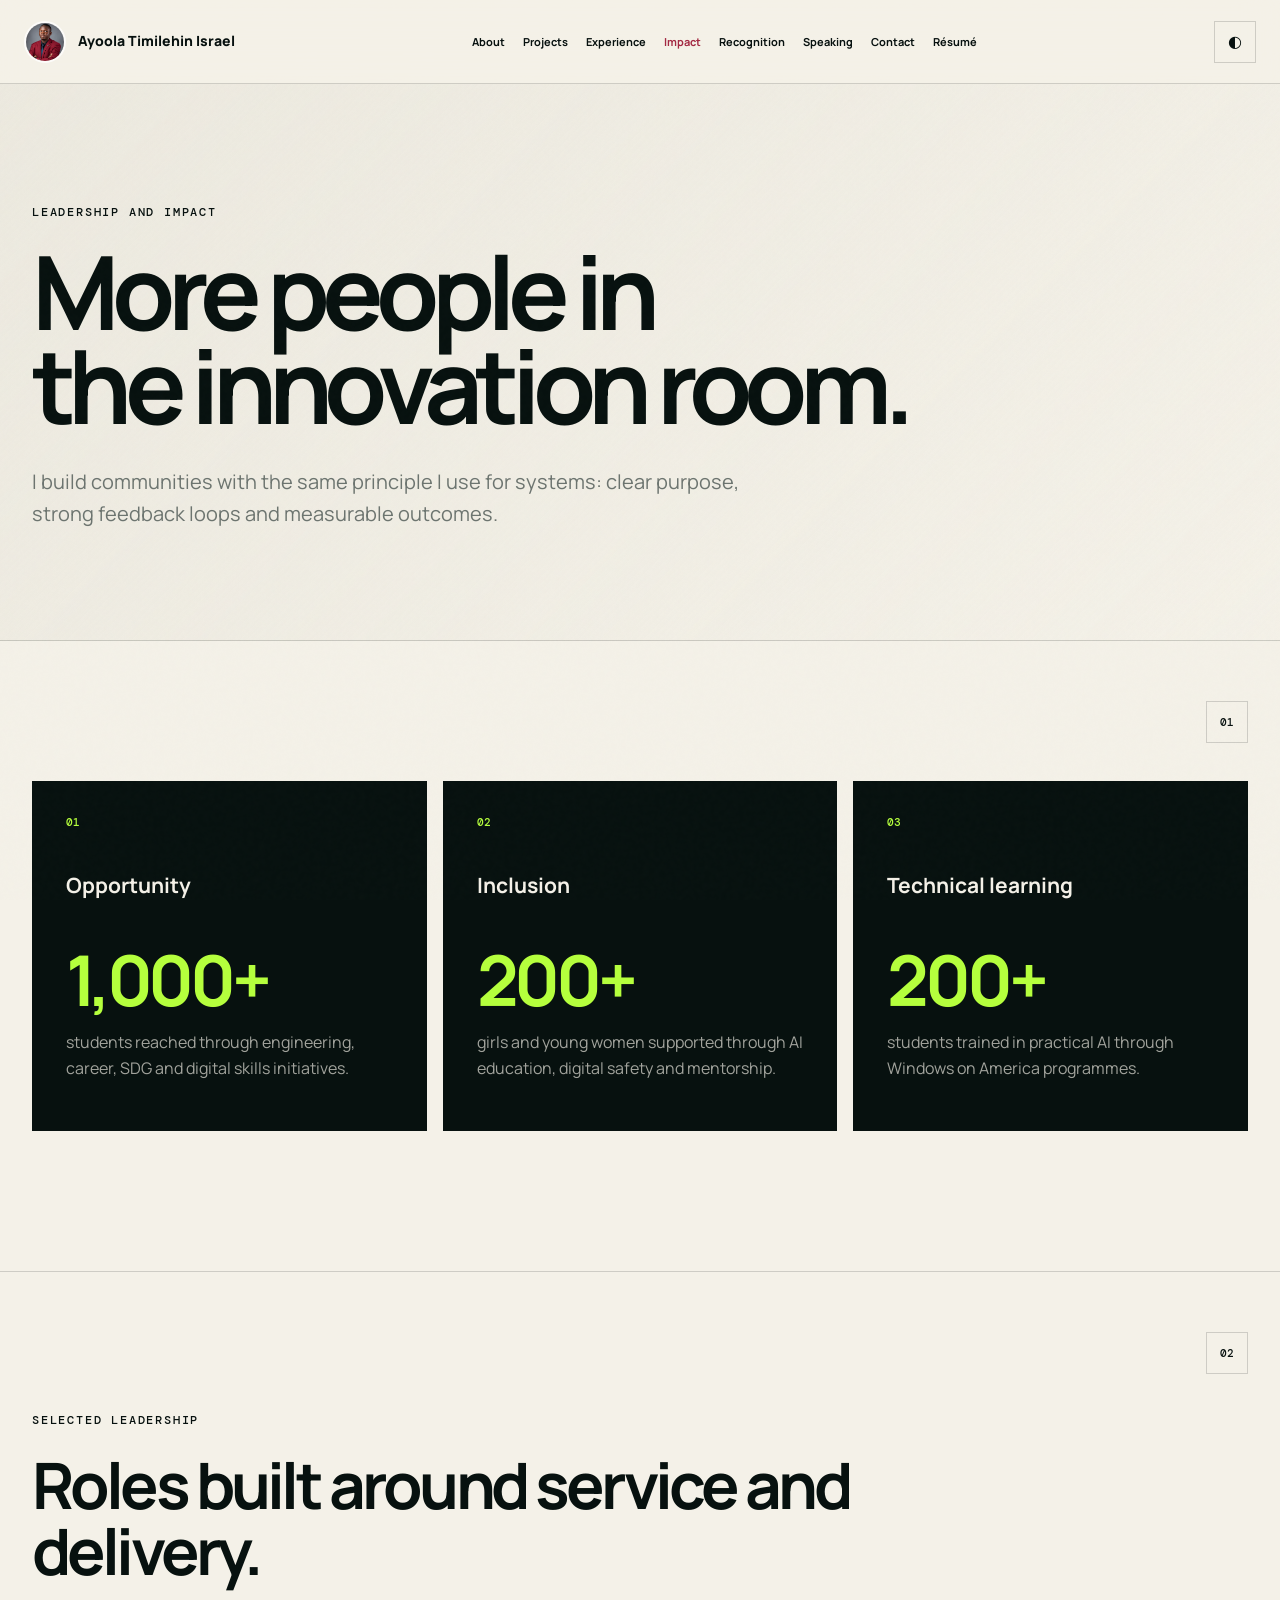
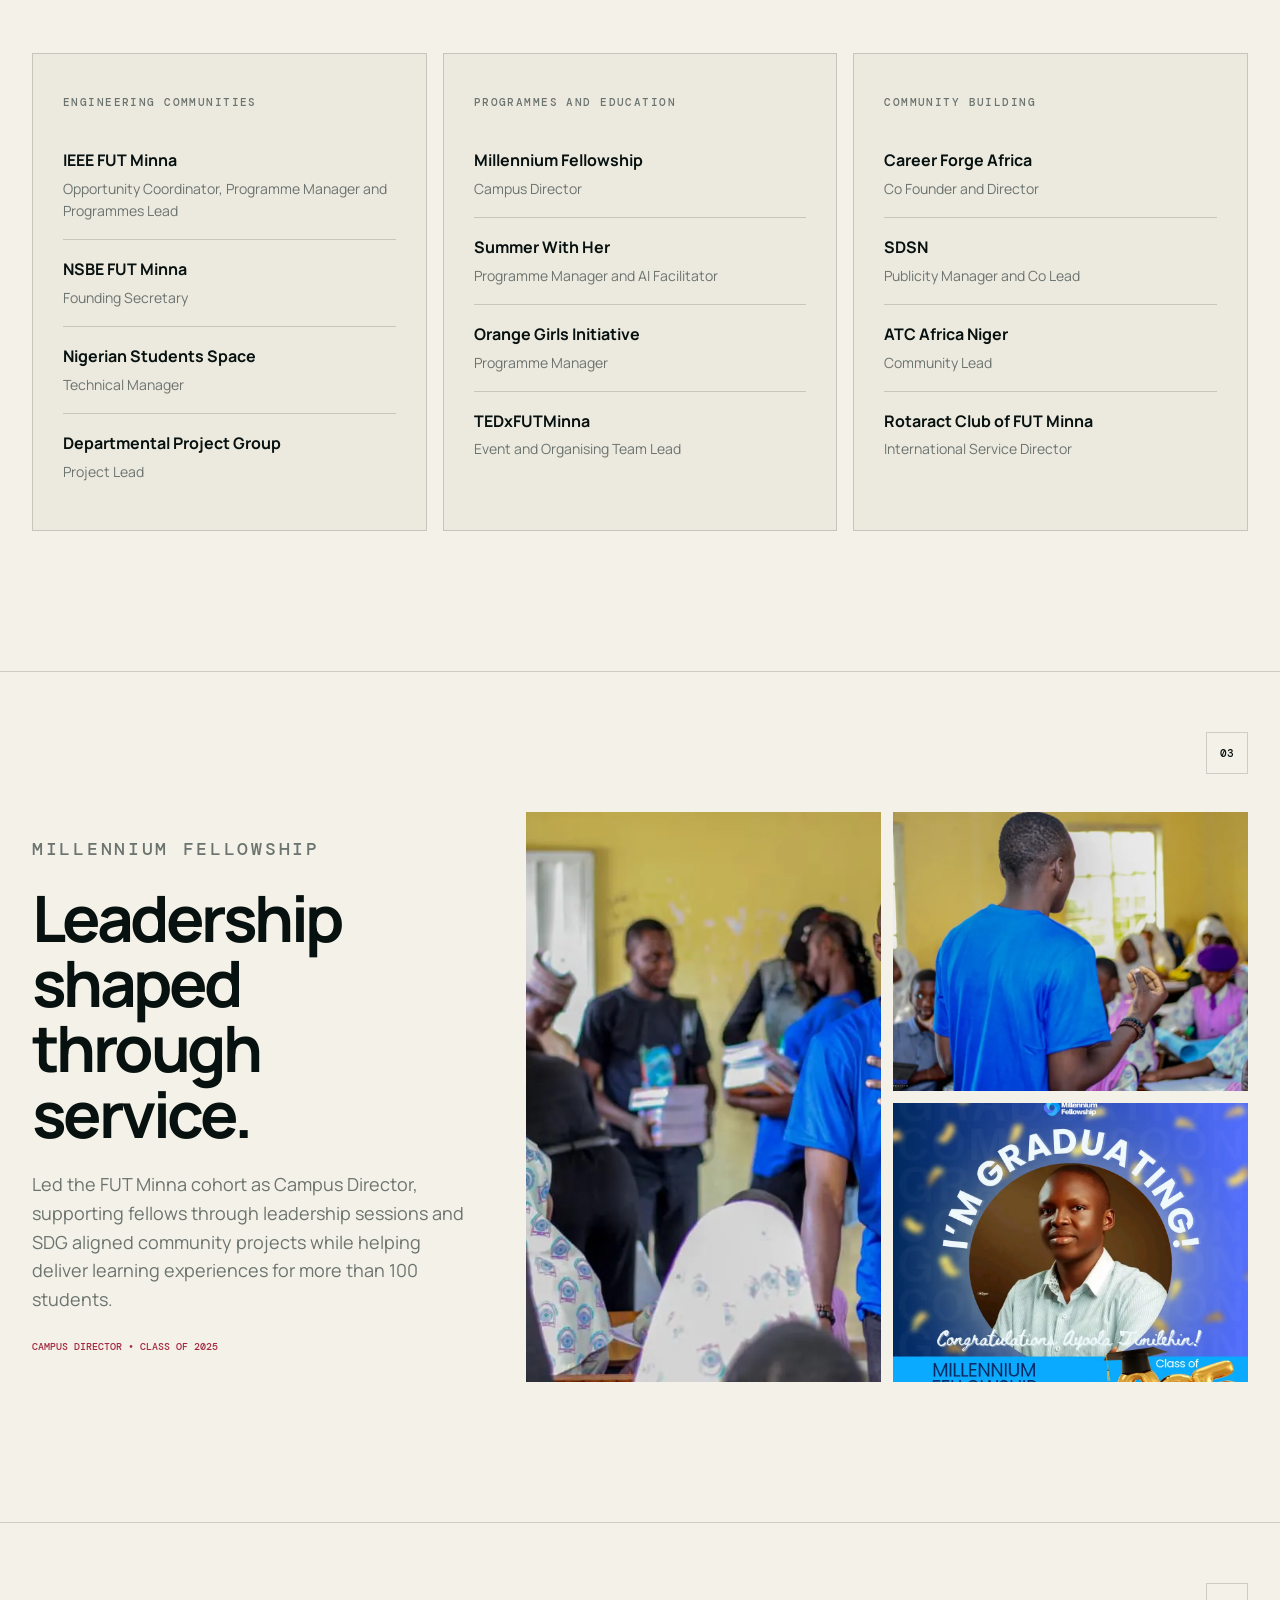
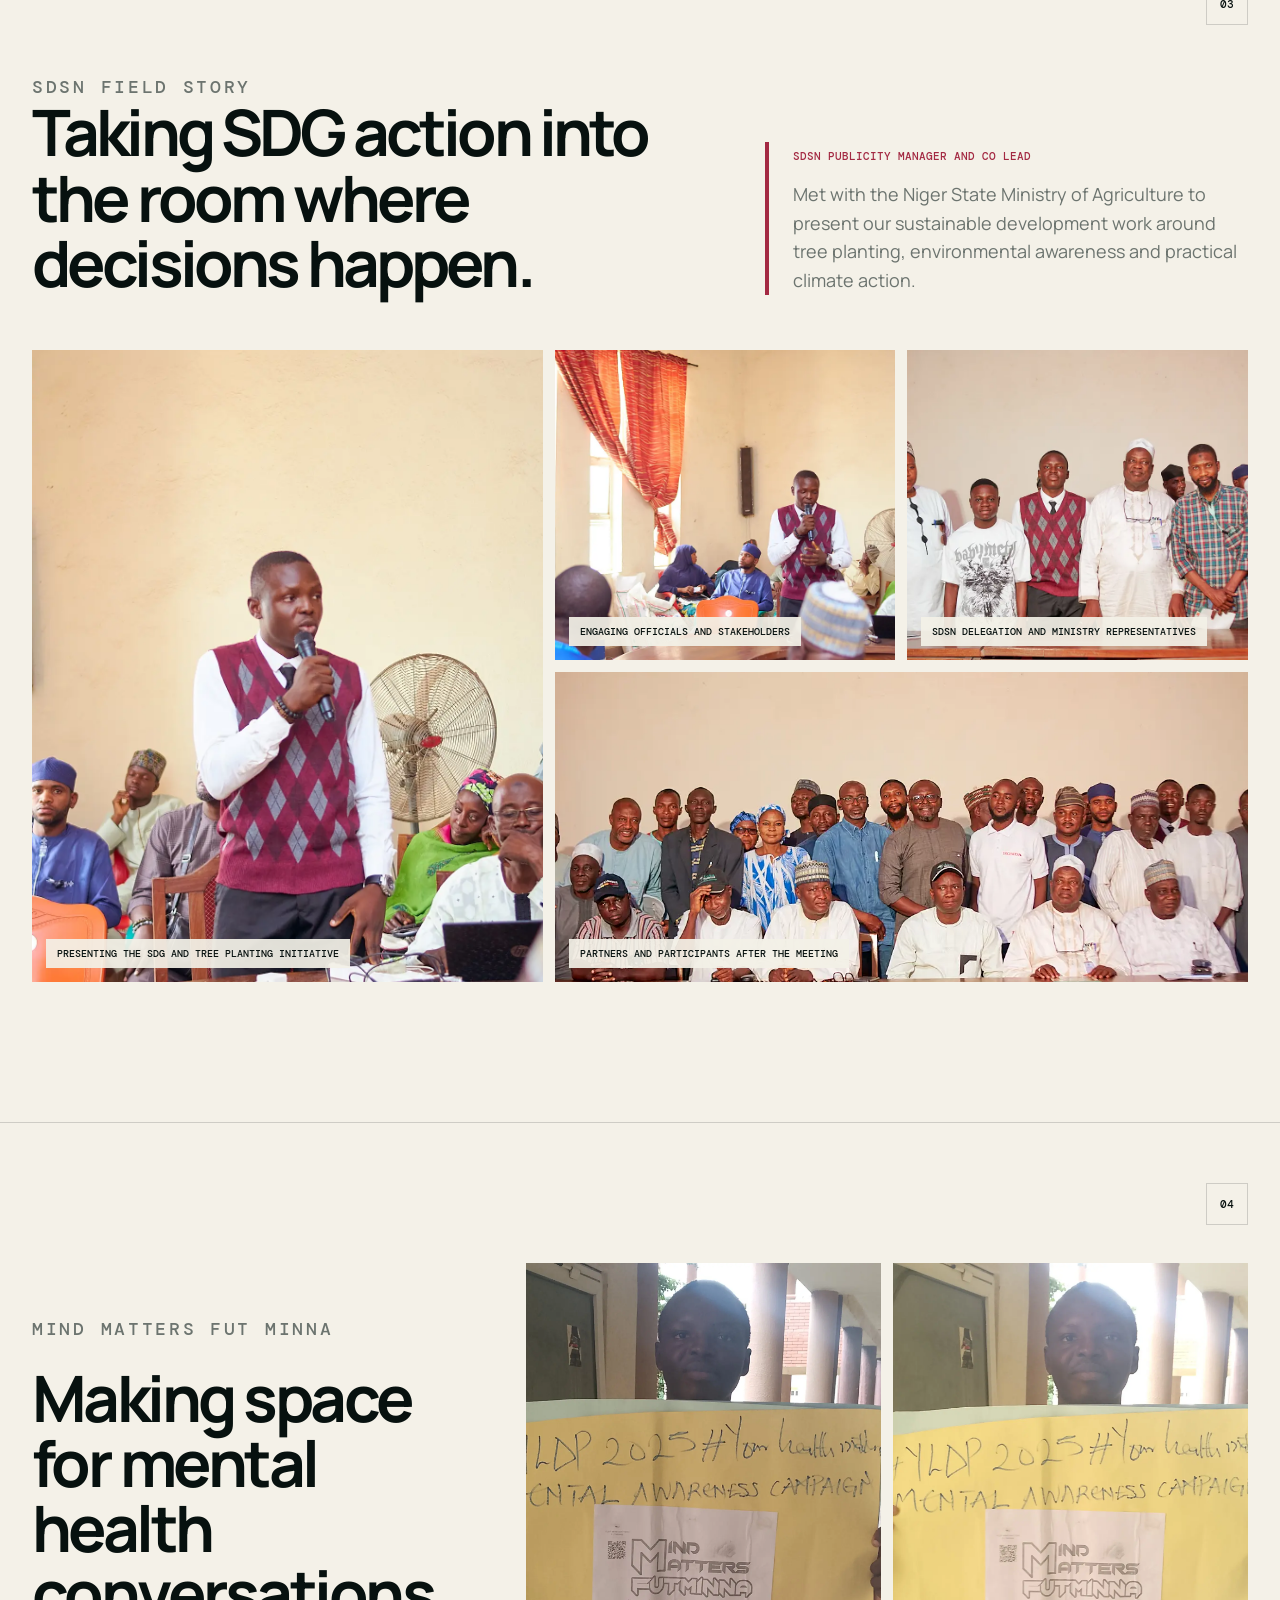
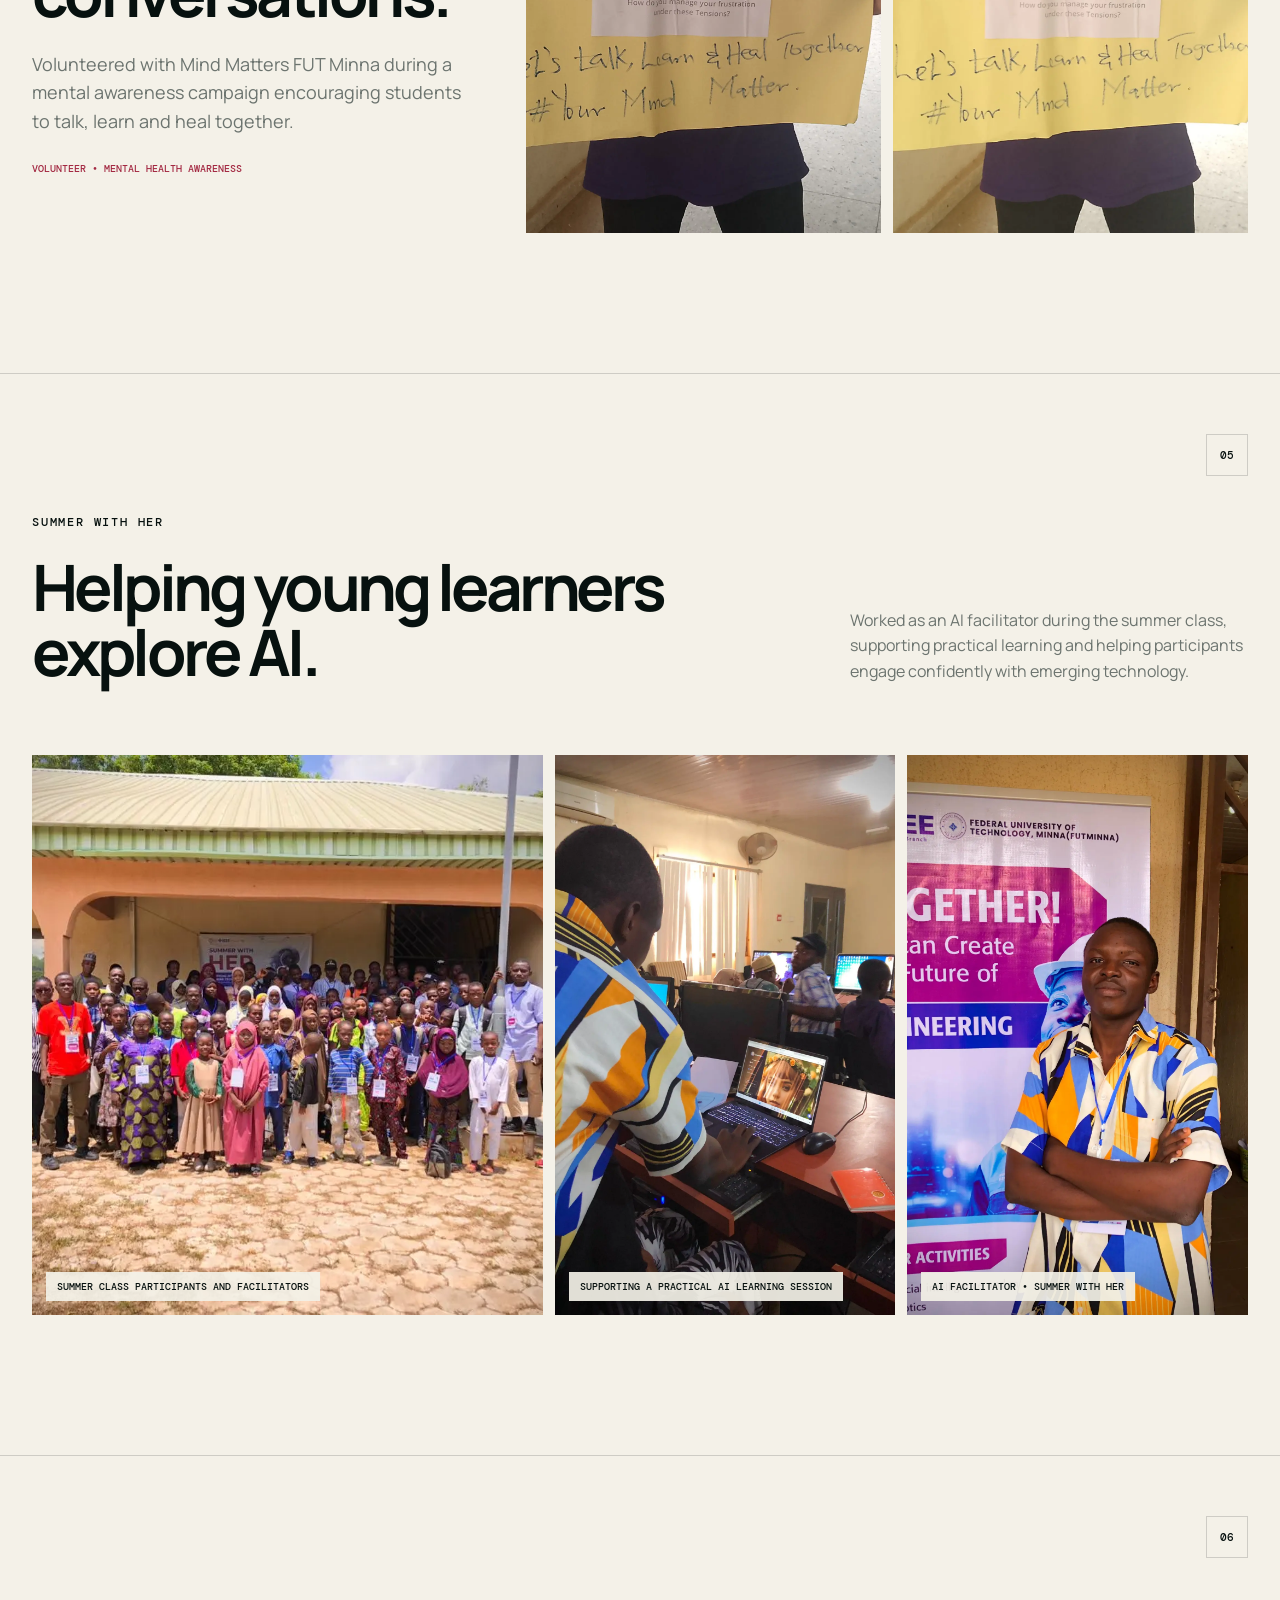
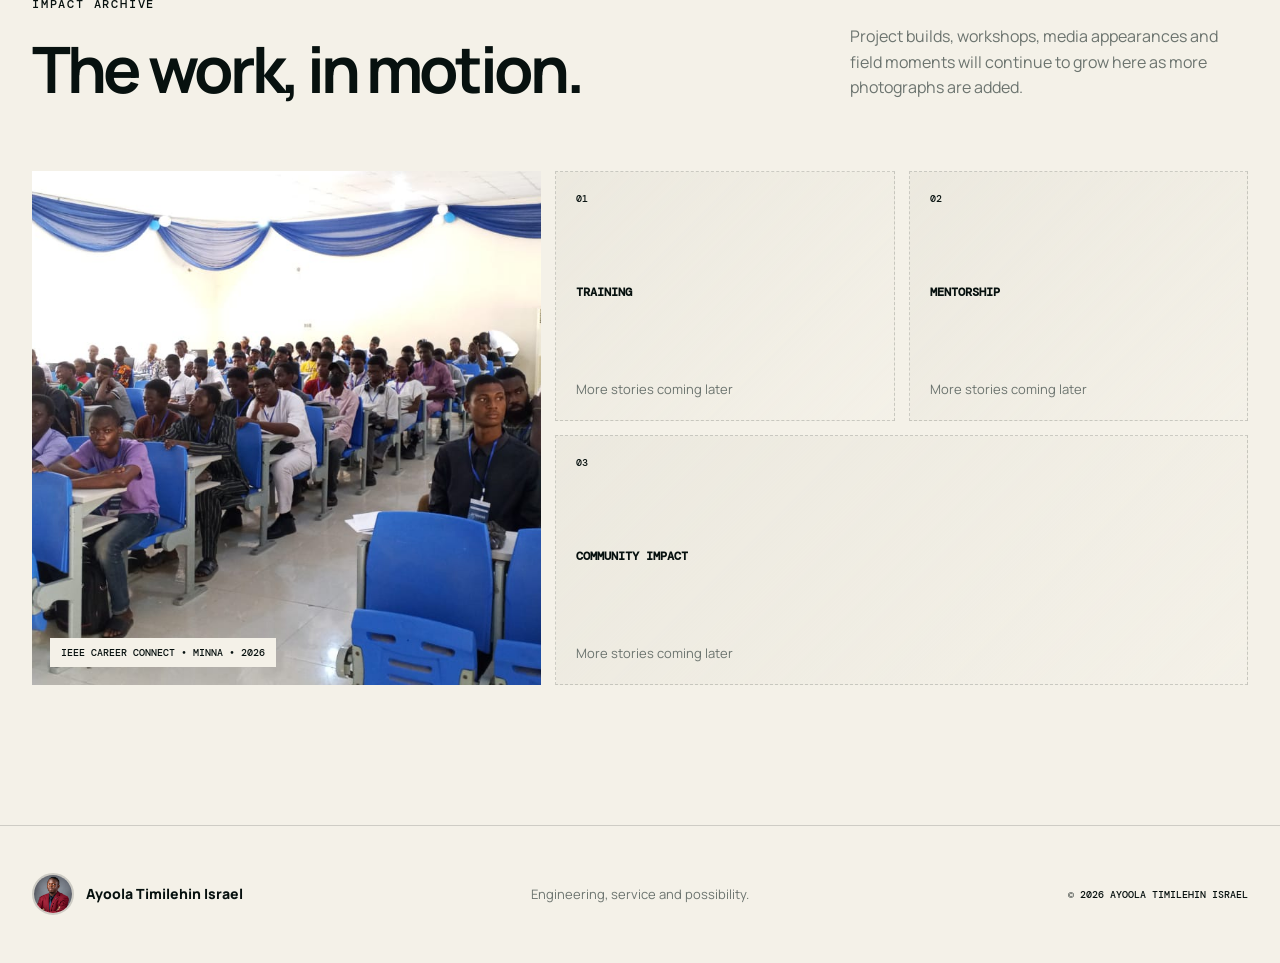
<file: impact.html>
<!doctype html>
<html lang="en">
  <head>
    <meta charset="UTF-8" />
    <meta name="viewport" content="width=device-width, initial-scale=1" />
    <meta
      name="description"
      content="Leadership and community impact of Ayoola Timilehin Israel."
    />
    <title>Leadership and Impact | Ayoola Timilehin Israel</title>
    <link rel="preconnect" href="https://fonts.googleapis.com" />
    <link rel="preconnect" href="https://fonts.gstatic.com" crossorigin />
    <link
      href="https://fonts.googleapis.com/css2?family=DM+Mono:wght@400;500&family=Manrope:wght@400;500;600;700;800&display=swap"
      rel="stylesheet"
    />
    <link
      rel="icon"
      type="image/webp"
      href="assets/images/timilehin-burgundy-portrait.webp"
    />
    <link rel="stylesheet" href="styles.css" />
  </head>
  <body class="inner-page">
    <a class="skip-link" href="#main-content">Skip to main content</a>
    <div class="noise" aria-hidden="true"></div>
    <header class="site-header" id="top">
      <a class="profile-brand" href="index.html"
        ><img
          src="assets/images/timilehin-burgundy-portrait.webp"
          alt=""
        /><span>Ayoola Timilehin Israel</span></a
      >
      <nav class="desktop-nav" aria-label="Primary navigation">
        <a href="about.html">About</a><a href="projects.html">Projects</a
        ><a href="experience.html">Experience</a
        ><a class="current" href="impact.html">Impact</a
        ><a href="recognition.html">Recognition</a
        ><a href="speaking.html">Speaking</a><a href="contact.html">Contact</a
        ><a
          href="https://drive.google.com/file/d/1Q_g9N8d5vsVfW5GfV8KbFUn3ZHmUaMl0/view?usp=drive_link"
          target="_blank"
          rel="noreferrer"
          >Résumé</a
        >
      </nav>
      <div class="header-actions">
        <button class="theme-toggle" type="button">◐</button
        ><button
          class="menu-toggle"
          type="button"
          aria-expanded="false"
          aria-controls="mobile-nav"
        >
          <span></span><span></span>
        </button>
      </div>
      <nav class="mobile-nav" id="mobile-nav">
        <a href="about.html">About</a><a href="projects.html">Projects</a
        ><a href="experience.html">Experience</a
        ><a href="impact.html">Leadership and Impact</a
        ><a href="recognition.html">Recognition</a
        ><a href="speaking.html">Speaking</a><a href="contact.html">Contact</a>
      </nav>
    </header>
    <main id="main-content">
      <section class="page-intro impact-intro">
        <p class="eyebrow">Leadership and Impact</p>
        <h1>More people in<br />the innovation room.</h1>
        <p>
          I build communities with the same principle I use for systems: clear
          purpose, strong feedback loops and measurable outcomes.
        </p>
      </section>
      <section class="section">
        <div class="section-index">01</div>
        <div class="impact-grid">
          <article class="impact-card reveal">
            <span>01</span>
            <h3>Opportunity</h3>
            <strong>1,000+</strong>
            <p>
              students reached through engineering, career, SDG and digital
              skills initiatives.
            </p>
          </article>
          <article class="impact-card reveal">
            <span>02</span>
            <h3>Inclusion</h3>
            <strong>200+</strong>
            <p>
              girls and young women supported through AI education, digital
              safety and mentorship.
            </p>
          </article>
          <article class="impact-card reveal">
            <span>03</span>
            <h3>Technical learning</h3>
            <strong>200+</strong>
            <p>
              students trained in practical AI through Windows on America
              programmes.
            </p>
          </article>
        </div>
      </section>
      <section class="section">
        <div class="section-index">02</div>
        <div class="section-heading reveal">
          <p class="eyebrow">Selected leadership</p>
          <h2>Roles built around service and delivery.</h2>
        </div>
        <div class="journey-columns">
          <article class="journey-panel reveal">
            <p class="board-label">Engineering communities</p>
            <ul>
              <li>
                <strong>IEEE FUT Minna</strong
                ><span
                  >Opportunity Coordinator, Programme Manager and Programmes
                  Lead</span
                >
              </li>
              <li>
                <strong>NSBE FUT Minna</strong><span>Founding Secretary</span>
              </li>
              <li>
                <strong>Nigerian Students Space</strong
                ><span>Technical Manager</span>
              </li>
              <li>
                <strong>Departmental Project Group</strong
                ><span>Project Lead</span>
              </li>
            </ul>
          </article>
          <article class="journey-panel reveal">
            <p class="board-label">Programmes and education</p>
            <ul>
              <li>
                <strong>Millennium Fellowship</strong
                ><span>Campus Director</span>
              </li>
              <li>
                <strong>Summer With Her</strong
                ><span>Programme Manager and AI Facilitator</span>
              </li>
              <li>
                <strong>Orange Girls Initiative</strong
                ><span>Programme Manager</span>
              </li>
              <li>
                <strong>TEDxFUTMinna</strong
                ><span>Event and Organising Team Lead</span>
              </li>
            </ul>
          </article>
          <article class="journey-panel reveal">
            <p class="board-label">Community building</p>
            <ul>
              <li>
                <strong>Career Forge Africa</strong
                ><span>Co Founder and Director</span>
              </li>
              <li>
                <strong>SDSN</strong><span>Publicity Manager and Co Lead</span>
              </li>
              <li>
                <strong>ATC Africa Niger</strong><span>Community Lead</span>
              </li>
              <li>
                <strong>Rotaract Club of FUT Minna</strong
                ><span>International Service Director</span>
              </li>
            </ul>
          </article>
        </div>
      </section>
      <section class="section compact-story fellowship-story">
        <div class="section-index">03</div>
        <div class="compact-story-copy reveal">
          <p class="eyebrow">Millennium Fellowship</p>
          <h2>Leadership shaped through service.</h2>
          <p>
            Led the FUT Minna cohort as Campus Director, supporting fellows
            through leadership sessions and SDG aligned community projects while
            helping deliver learning experiences for more than 100 students.
          </p>
          <span>Campus Director • Class of 2025</span>
        </div>
        <div class="compact-story-images fellowship-photo-grid">
          <img
            class="reveal"
            src="assets/images/millennium-fellowship-work-01.webp"
            alt="Ayoola contributing during Millennium Fellowship community work"
          />
          <img
            class="reveal"
            src="assets/images/millennium-fellowship-work-02.webp"
            alt="Ayoola facilitating Millennium Fellowship community work"
          />
          <img
            class="reveal"
            src="assets/images/millennium-fellowship-03.webp"
            alt="Ayoola Millennium Fellowship Class of 2025 graduation portrait"
          />
        </div>
      </section>
      <section class="section ministry-story">
        <div class="section-index">03</div>
        <div class="ministry-story-head reveal">
          <div>
            <p class="eyebrow">SDSN field story</p>
            <h2>Taking SDG action into the room where decisions happen.</h2>
          </div>
          <div>
            <span>SDSN Publicity Manager and Co Lead</span>
            <p>
              Met with the Niger State Ministry of Agriculture to present our
              sustainable development work around tree planting, environmental
              awareness and practical climate action.
            </p>
          </div>
        </div>
        <div class="ministry-gallery">
          <figure class="ministry-main reveal">
            <img
              src="assets/images/ministry-agriculture-presentation.webp"
              alt="Ayoola presenting SDSN tree planting and SDG work at the Niger State Ministry of Agriculture"
            />
            <figcaption>
              Presenting the SDG and tree planting initiative
            </figcaption>
          </figure>
          <figure class="reveal">
            <img
              src="assets/images/ministry-agriculture-speaking-wide.webp"
              alt="Ayoola addressing Ministry of Agriculture officials and stakeholders"
            />
            <figcaption>Engaging officials and stakeholders</figcaption>
          </figure>
          <figure class="reveal">
            <img
              src="assets/images/ministry-agriculture-delegation.webp"
              alt="SDSN representatives with Ministry of Agriculture officials"
            />
            <figcaption>
              SDSN delegation and ministry representatives
            </figcaption>
          </figure>
          <figure class="reveal">
            <img
              src="assets/images/ministry-agriculture-group.webp"
              alt="Group photograph following the Ministry of Agriculture meeting"
            />
            <figcaption>Partners and participants after the meeting</figcaption>
          </figure>
        </div>
      </section>
      <section class="section compact-story mind-story">
        <div class="section-index">04</div>
        <div class="compact-story-copy reveal">
          <p class="eyebrow">Mind Matters FUT Minna</p>
          <h2>Making space for mental health conversations.</h2>
          <p>
            Volunteered with Mind Matters FUT Minna during a mental awareness
            campaign encouraging students to talk, learn and heal together.
          </p>
          <span>Volunteer • Mental health awareness</span>
        </div>
        <div class="compact-story-images">
          <img
            class="reveal"
            src="assets/images/mind-matters-volunteer-01.webp"
            alt="Ayoola volunteering during the Mind Matters FUT Minna mental awareness campaign"
          /><img
            class="reveal"
            src="assets/images/mind-matters-volunteer-02.webp"
            alt="Mind Matters FUT Minna volunteer campaign photograph"
          />
        </div>
      </section>
      <section class="section summer-story">
        <div class="section-index">05</div>
        <div class="section-heading split reveal">
          <div>
            <p class="eyebrow">Summer With Her</p>
            <h2>Helping young learners explore AI.</h2>
          </div>
          <p>
            Worked as an AI facilitator during the summer class, supporting
            practical learning and helping participants engage confidently with
            emerging technology.
          </p>
        </div>
        <div class="summer-gallery">
          <figure class="summer-main reveal">
            <img
              src="assets/images/summer-with-her-group.webp"
              alt="Summer With Her participants and facilitators"
            />
            <figcaption>Summer class participants and facilitators</figcaption>
          </figure>
          <figure class="reveal">
            <img
              src="assets/images/summer-with-her-ai-class.webp"
              alt="Practical AI class during the Summer With Her programme"
            />
            <figcaption>Supporting a practical AI learning session</figcaption>
          </figure>
          <figure class="reveal">
            <img
              src="assets/images/summer-with-her-facilitator.webp"
              alt="Ayoola serving as an AI facilitator"
            />
            <figcaption>AI facilitator • Summer With Her</figcaption>
          </figure>
        </div>
      </section>
      <section class="section gallery">
        <div class="section-index">06</div>
        <div class="section-heading split reveal">
          <div>
            <p class="eyebrow">Impact archive</p>
            <h2>The work, in motion.</h2>
          </div>
          <p>
            Project builds, workshops, media appearances and field moments will
            continue to grow here as more photographs are added.
          </p>
        </div>
        <div class="gallery-grid">
          <figure class="gallery-main reveal">
            <img
              src="assets/images/ieee-career-connect-03.jpg"
              alt="Students attending IEEE Career Connect"
            />
            <figcaption>IEEE Career Connect • Minna • 2026</figcaption>
          </figure>
          <div class="gallery-placeholder reveal">
            <span>01</span><strong>TRAINING</strong>
            <p>More stories coming later</p>
          </div>
          <div class="gallery-placeholder reveal">
            <span>02</span><strong>MENTORSHIP</strong>
            <p>More stories coming later</p>
          </div>
          <div class="gallery-placeholder reveal">
            <span>03</span><strong>COMMUNITY IMPACT</strong>
            <p>More stories coming later</p>
          </div>
        </div>
      </section>
    </main>
    <footer>
      <a class="profile-brand footer-brand" href="index.html"
        ><img
          src="assets/images/timilehin-burgundy-portrait.webp"
          alt=""
        /><span>Ayoola Timilehin Israel</span></a
      >
      <p>Engineering, service and possibility.</p>
      <small>© <span id="year"></span> Ayoola Timilehin Israel</small>
    </footer>
    <script src="script.js"></script>
  </body>
</html>
</file>
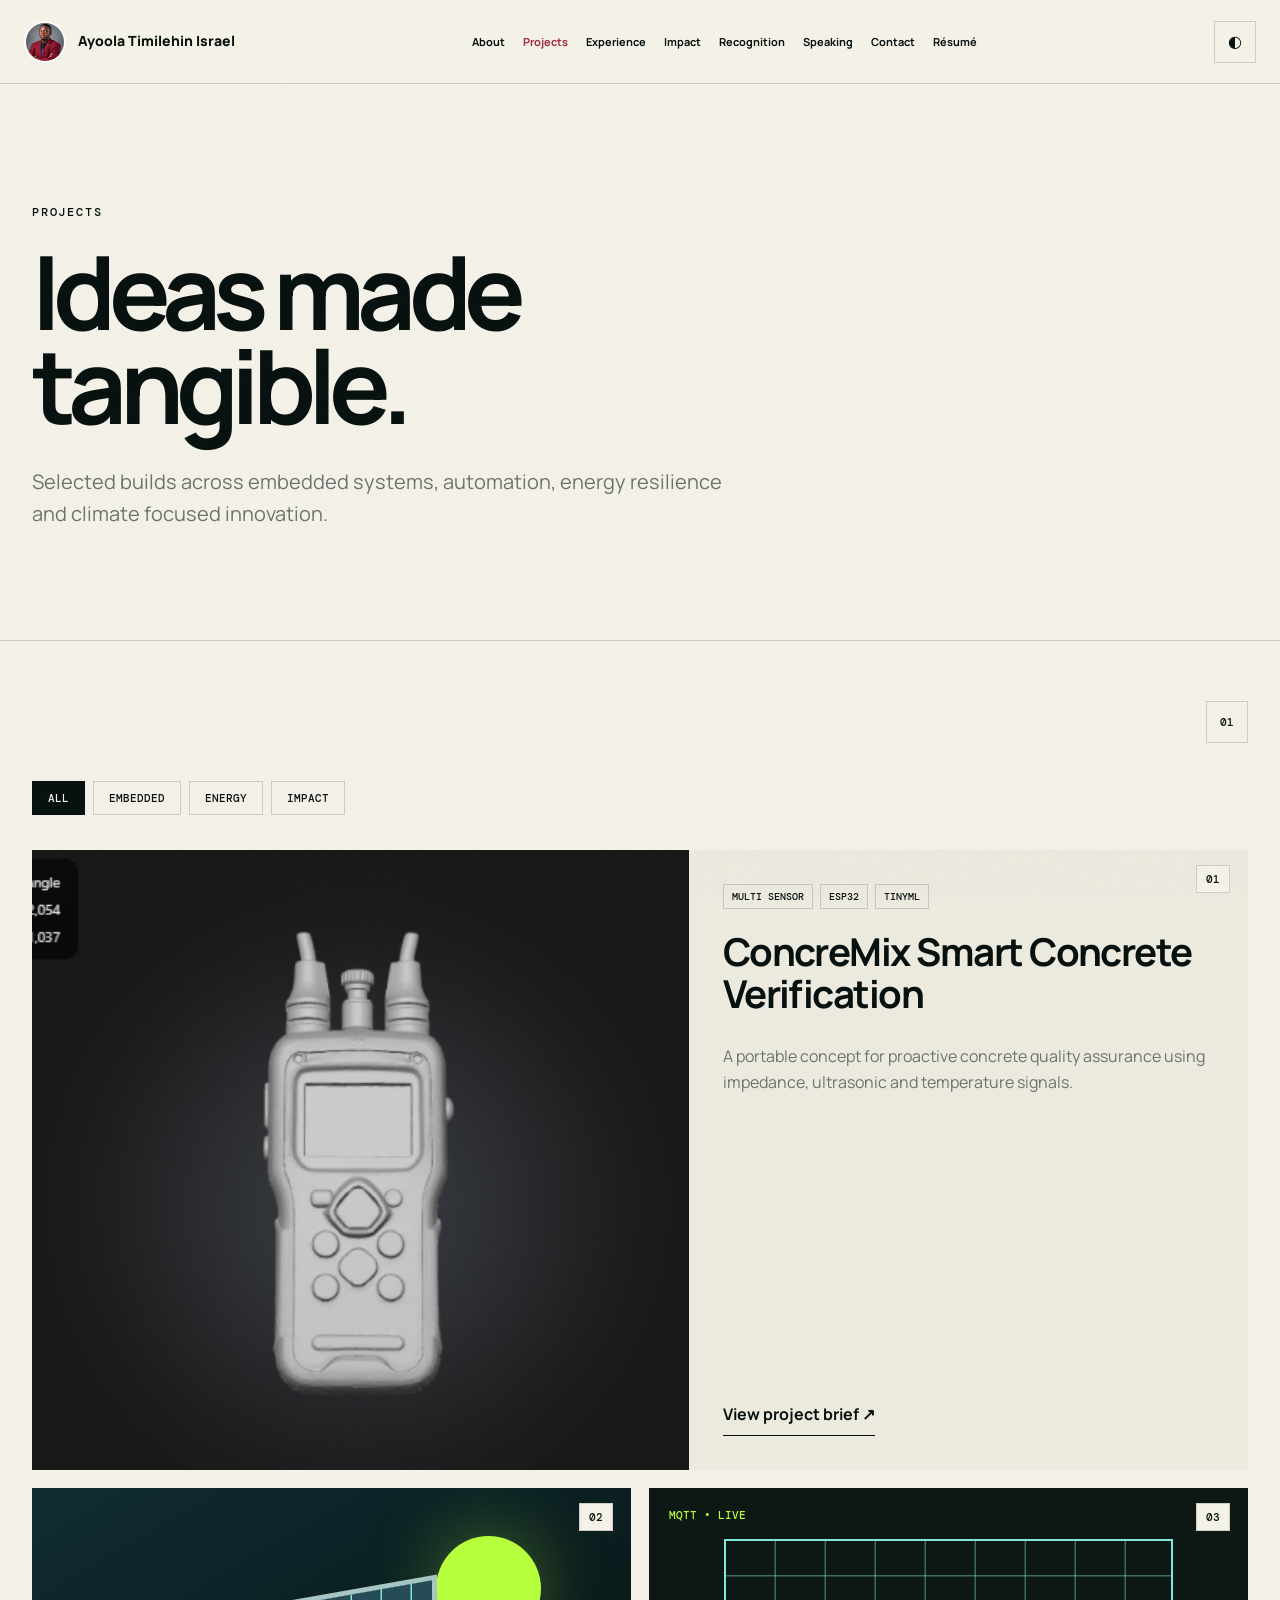
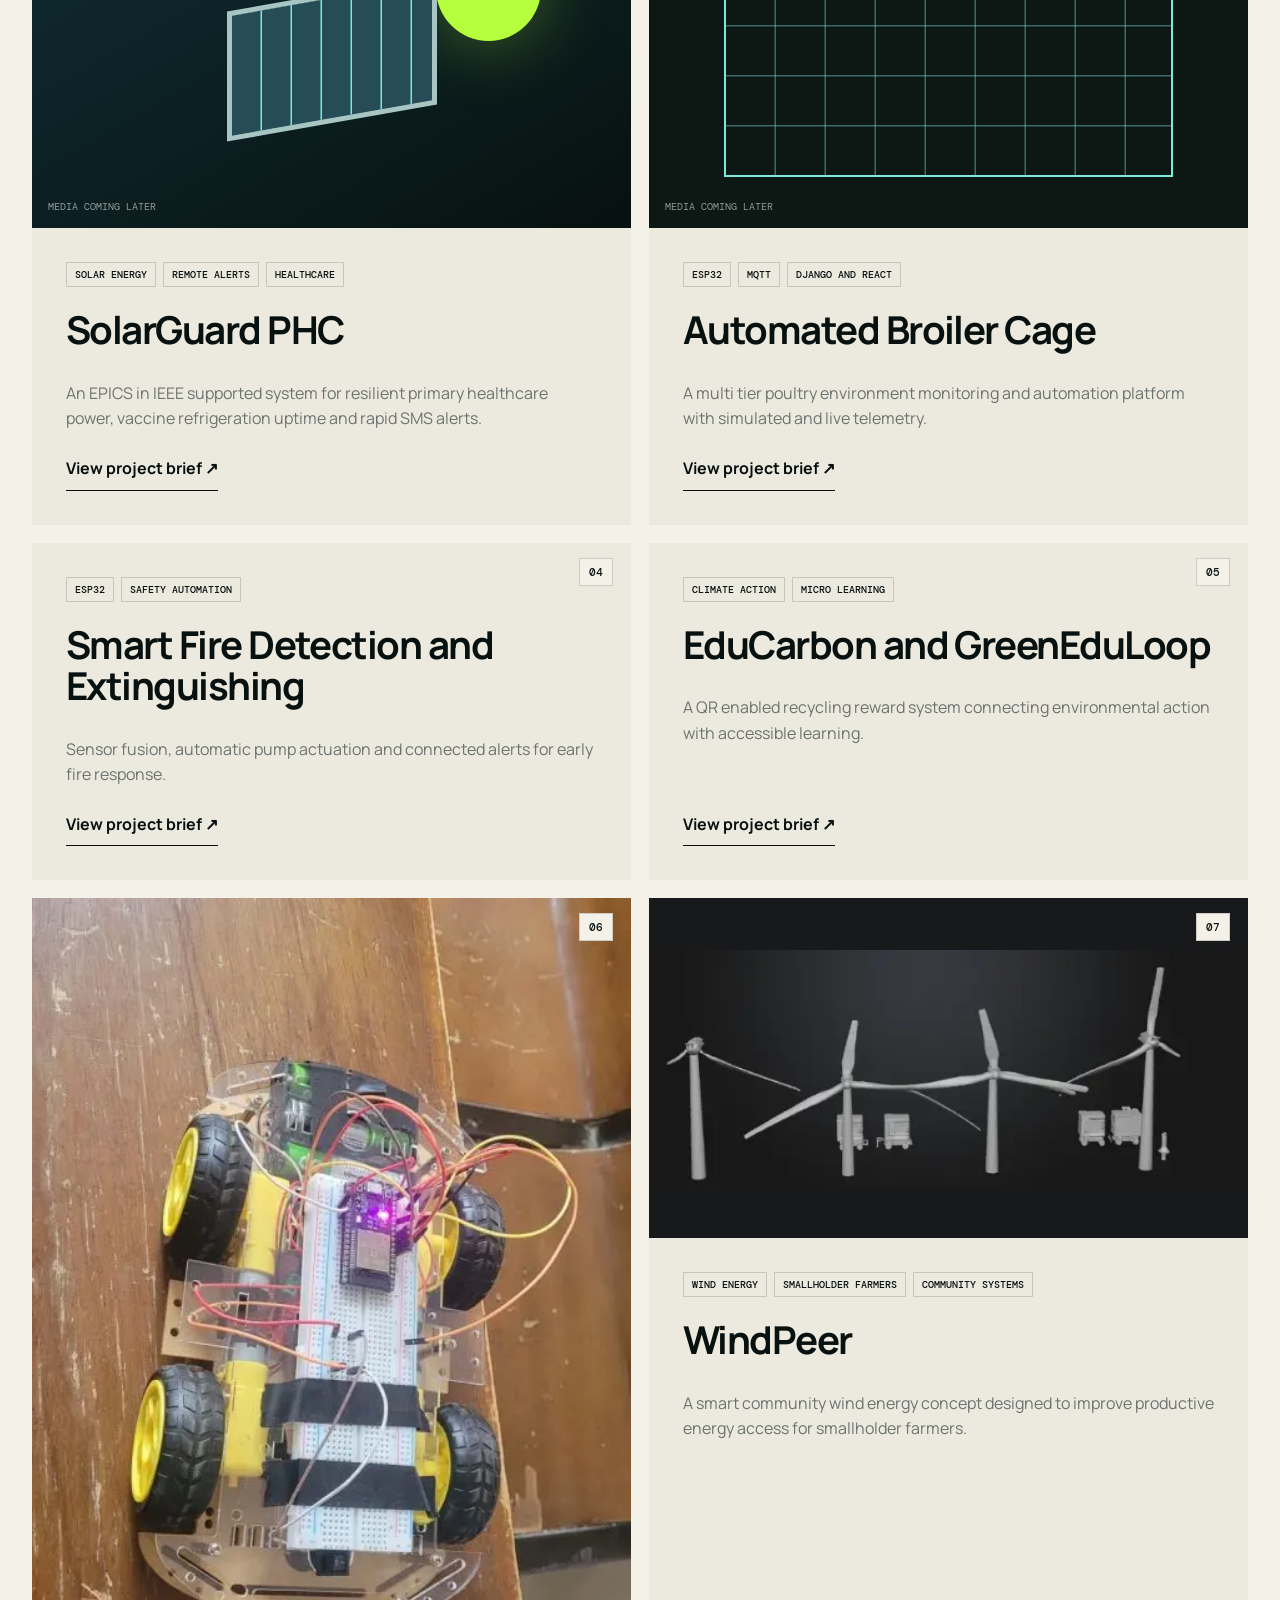
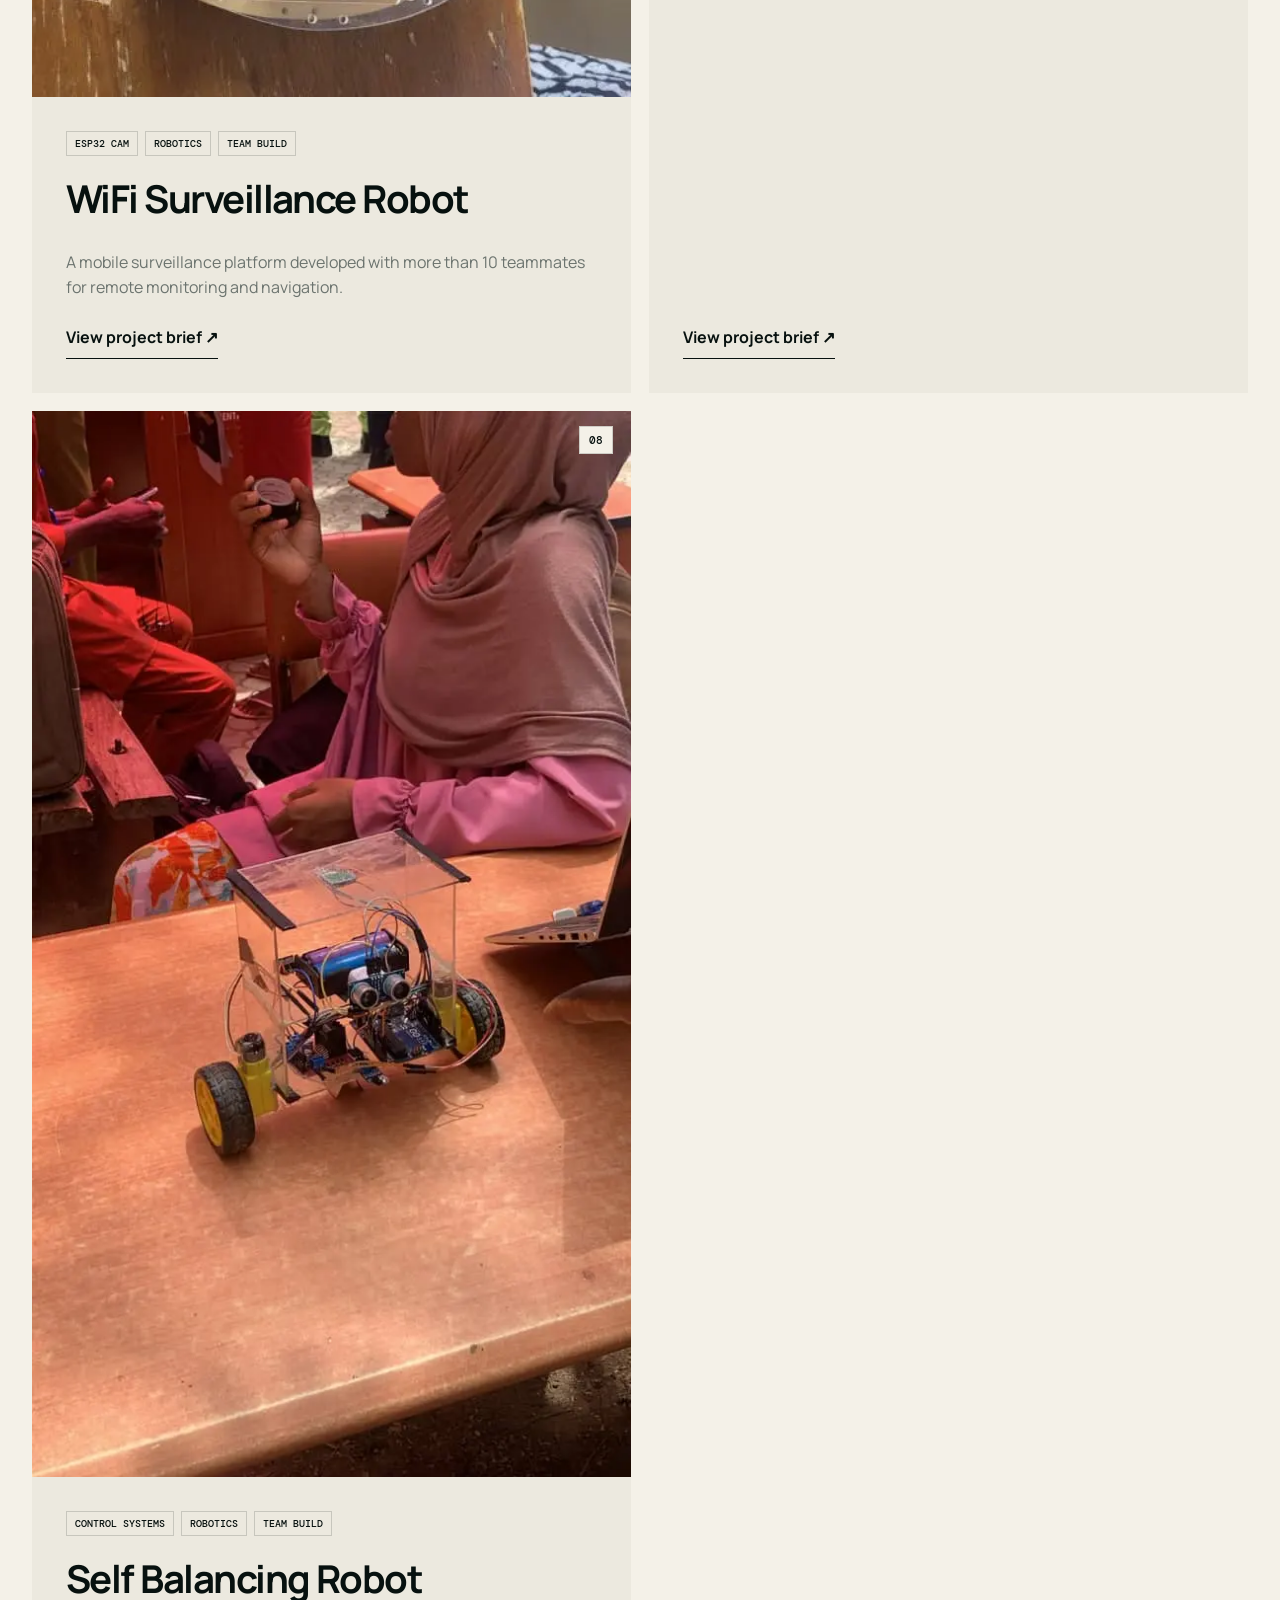
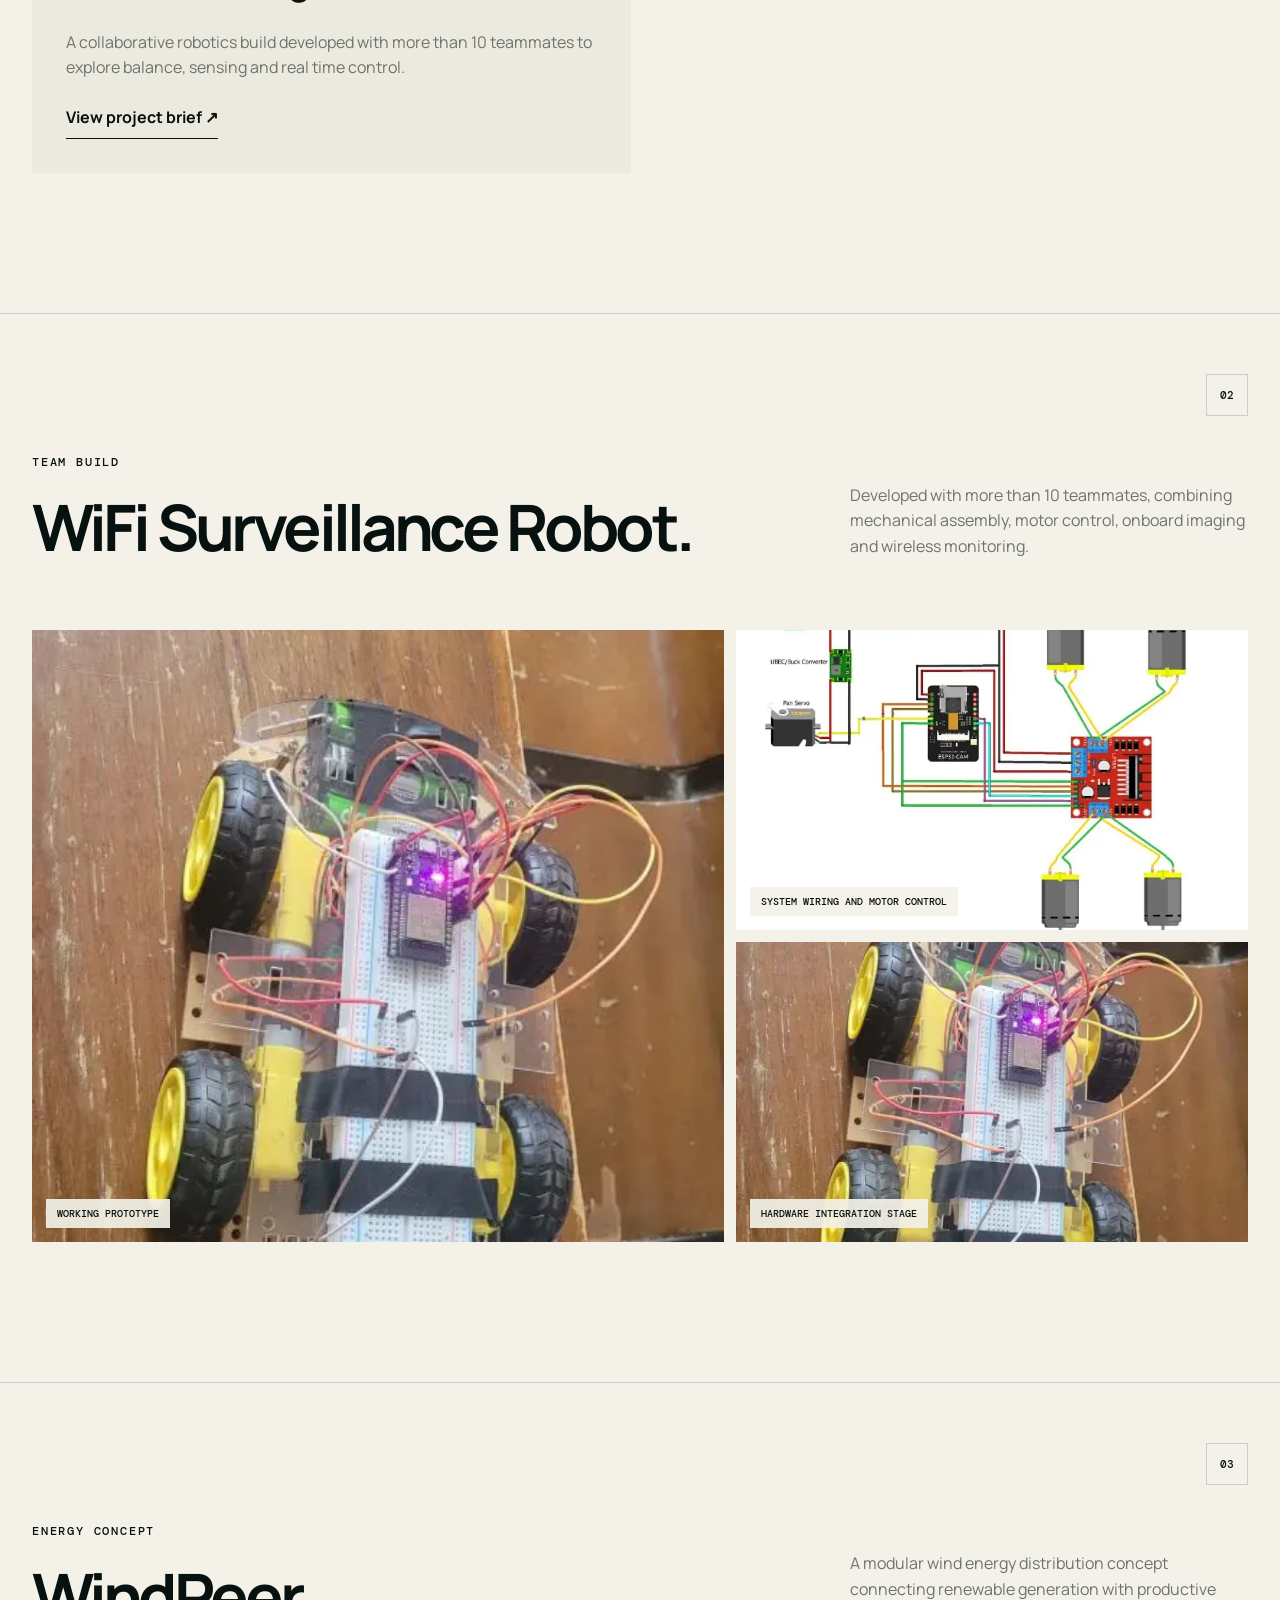
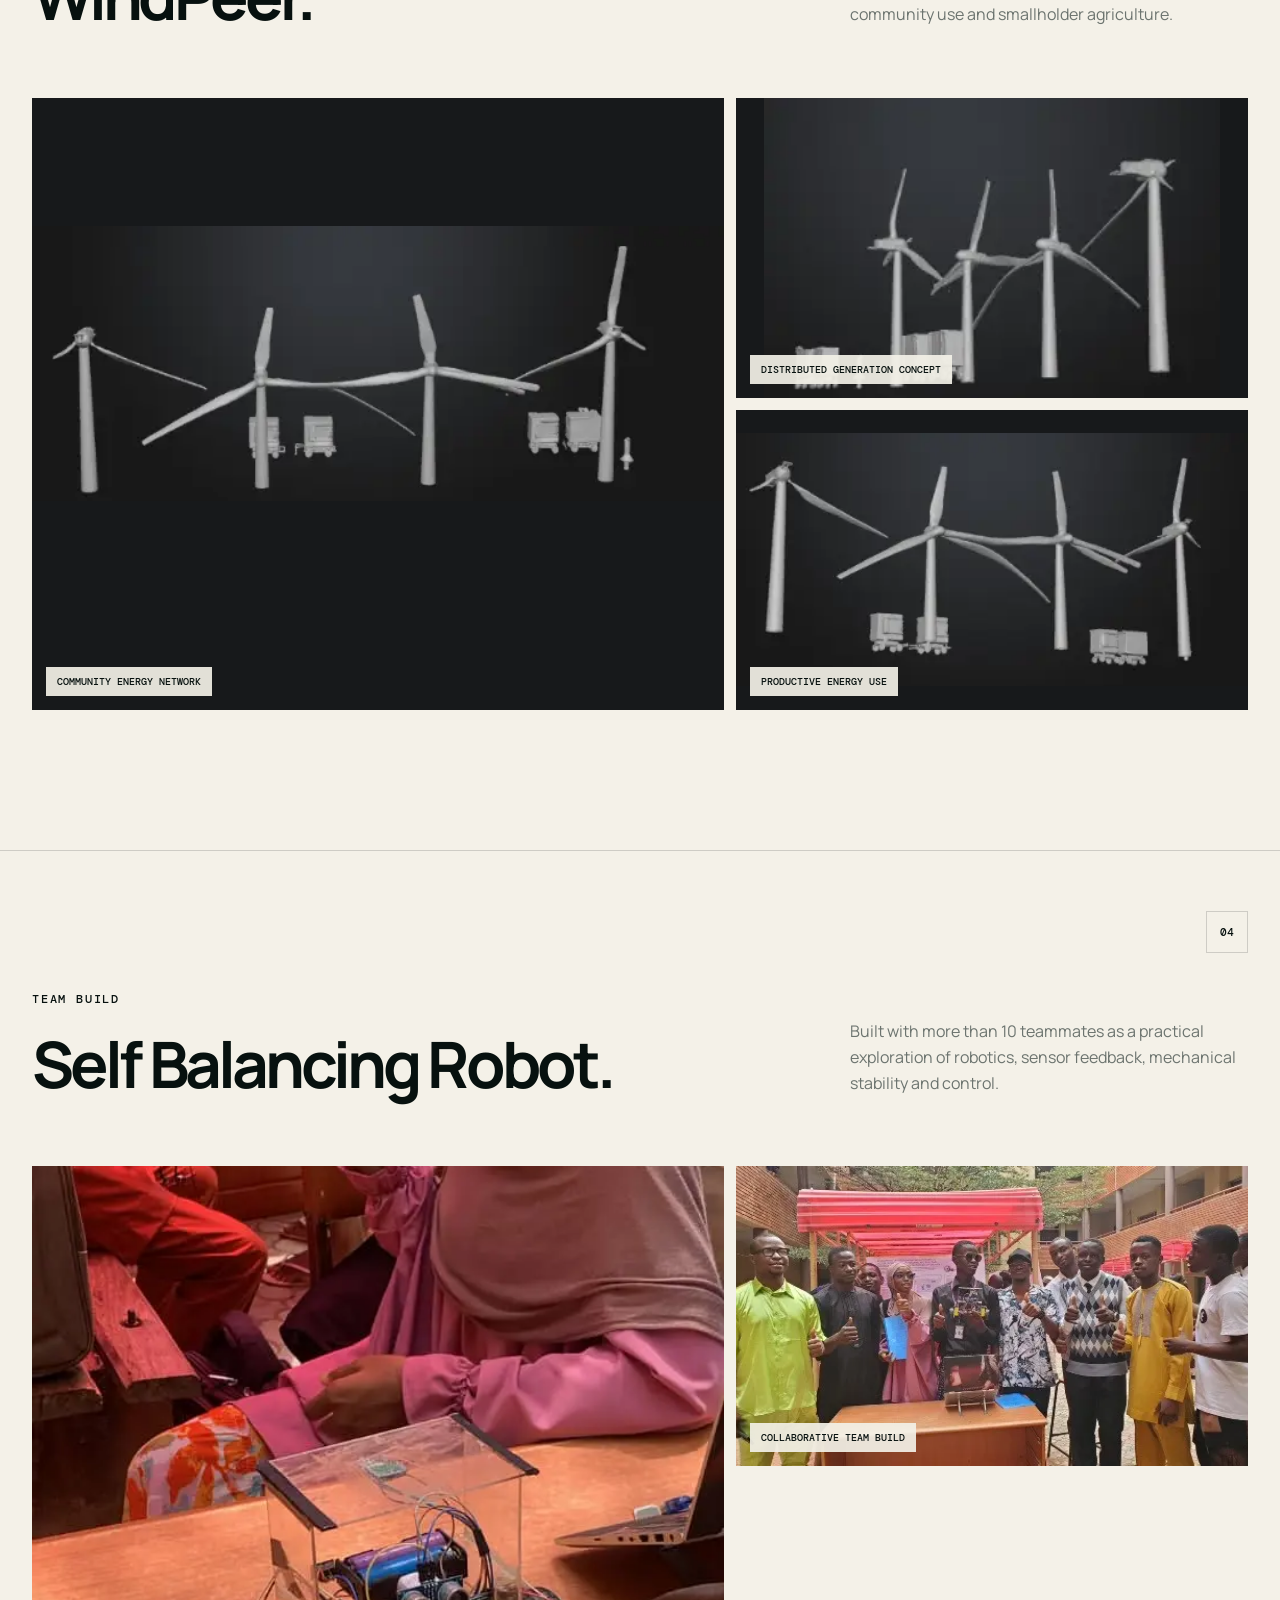
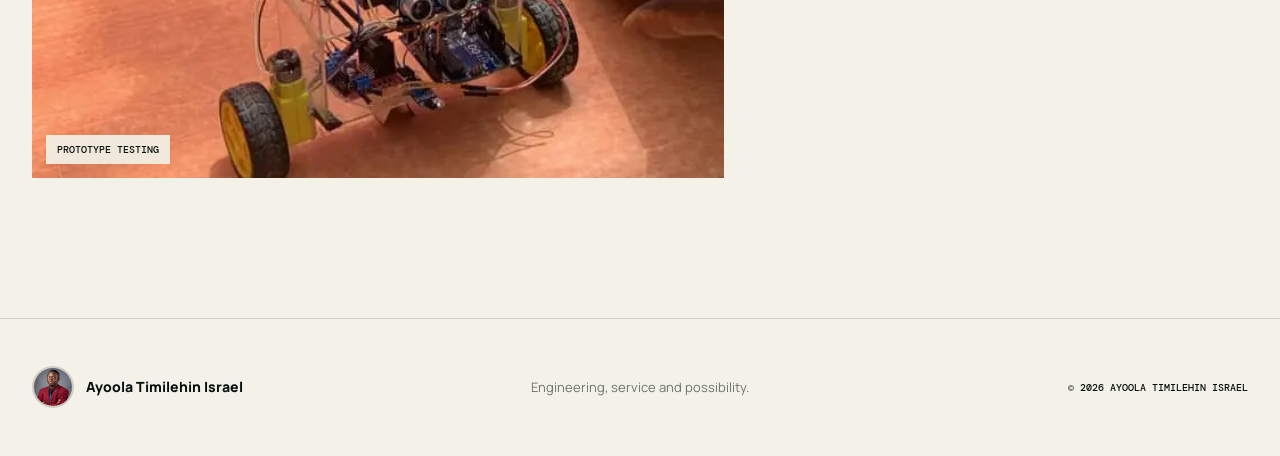
<file: projects.html>
<!doctype html>
<html lang="en">
  <head>
    <meta charset="UTF-8" />
    <meta name="viewport" content="width=device-width, initial-scale=1" />
    <meta
      name="description"
      content="Engineering projects by Ayoola Timilehin Israel."
    />
    <title>Projects | Ayoola Timilehin Israel</title>
    <link rel="preconnect" href="https://fonts.googleapis.com" />
    <link rel="preconnect" href="https://fonts.gstatic.com" crossorigin />
    <link
      href="https://fonts.googleapis.com/css2?family=DM+Mono:wght@400;500&family=Manrope:wght@400;500;600;700;800&display=swap"
      rel="stylesheet"
    />
    <link
      rel="icon"
      type="image/webp"
      href="assets/images/timilehin-burgundy-portrait.webp"
    />
    <link rel="stylesheet" href="styles.css" />
  </head>
  <body class="inner-page">
    <a class="skip-link" href="#main-content">Skip to main content</a>
    <div class="noise" aria-hidden="true"></div>
    <header class="site-header" id="top">
      <a class="profile-brand" href="index.html"
        ><img
          src="assets/images/timilehin-burgundy-portrait.webp"
          alt=""
        /><span>Ayoola Timilehin Israel</span></a
      >
      <nav class="desktop-nav" aria-label="Primary navigation">
        <a href="about.html">About</a
        ><a class="current" href="projects.html">Projects</a
        ><a href="experience.html">Experience</a><a href="impact.html">Impact</a
        ><a href="recognition.html">Recognition</a
        ><a href="speaking.html">Speaking</a><a href="contact.html">Contact</a
        ><a
          href="https://drive.google.com/file/d/1Q_g9N8d5vsVfW5GfV8KbFUn3ZHmUaMl0/view?usp=drive_link"
          target="_blank"
          rel="noreferrer"
          >Résumé</a
        >
      </nav>
      <div class="header-actions">
        <button class="theme-toggle" type="button">◐</button
        ><button
          class="menu-toggle"
          type="button"
          aria-expanded="false"
          aria-controls="mobile-nav"
        >
          <span></span><span></span>
        </button>
      </div>
      <nav class="mobile-nav" id="mobile-nav">
        <a href="about.html">About</a><a href="projects.html">Projects</a
        ><a href="experience.html">Experience</a
        ><a href="impact.html">Leadership and Impact</a
        ><a href="recognition.html">Recognition and Research</a
        ><a href="speaking.html">Speaking</a><a href="contact.html">Contact</a>
      </nav>
    </header>
    <main id="main-content">
      <section class="page-intro">
        <p class="eyebrow">Projects</p>
        <h1>Ideas made<br />tangible.</h1>
        <p>
          Selected builds across embedded systems, automation, energy resilience
          and climate focused innovation.
        </p>
      </section>
      <section class="section work">
        <div class="section-index">01</div>
        <div class="filter-row" role="group" aria-label="Filter projects">
          <button class="filter active" data-filter="all">All</button
          ><button class="filter" data-filter="embedded">Embedded</button
          ><button class="filter" data-filter="energy">Energy</button
          ><button class="filter" data-filter="impact">Impact</button>
        </div>
        <div class="projects-grid">
          <article
            class="project-card project-featured reveal"
            data-category="embedded"
          >
            <div class="project-number">01</div>
            <div class="project-visual image-visual">
              <img
                src="assets/images/concremix-model-front.png"
                alt="Front view of the ConcreMix handheld device concept"
              />
            </div>
            <div class="project-copy">
              <div class="tags">
                <span>Multi sensor</span><span>ESP32</span><span>TinyML</span>
              </div>
              <h3>ConcreMix Smart Concrete Verification</h3>
              <p>
                A portable concept for proactive concrete quality assurance
                using impedance, ultrasonic and temperature signals.
              </p>
              <button class="project-link" data-project="concremix">
                View project brief <span>↗</span>
              </button>
            </div>
          </article>
          <article class="project-card reveal" data-category="energy embedded">
            <div class="project-number">02</div>
            <div class="project-visual visual-solar">
              <div class="sun"></div>
              <div class="panel"></div>
              <em>Media coming later</em>
            </div>
            <div class="project-copy">
              <div class="tags">
                <span>Solar energy</span><span>Remote alerts</span
                ><span>Healthcare</span>
              </div>
              <h3>SolarGuard PHC</h3>
              <p>
                An EPICS in IEEE supported system for resilient primary
                healthcare power, vaccine refrigeration uptime and rapid SMS
                alerts.
              </p>
              <button class="project-link" data-project="solarguard">
                View project brief <span>↗</span>
              </button>
            </div>
          </article>
          <article class="project-card reveal" data-category="embedded impact">
            <div class="project-number">03</div>
            <div class="project-visual visual-cage">
              <div class="cage-grid"></div>
              <span>MQTT • LIVE</span><em>Media coming later</em>
            </div>
            <div class="project-copy">
              <div class="tags">
                <span>ESP32</span><span>MQTT</span><span>Django and React</span>
              </div>
              <h3>Automated Broiler Cage</h3>
              <p>
                A multi tier poultry environment monitoring and automation
                platform with simulated and live telemetry.
              </p>
              <button class="project-link" data-project="broiler">
                View project brief <span>↗</span>
              </button>
            </div>
          </article>
          <article
            class="project-card reveal project-secondary"
            data-category="embedded"
          >
            <div class="project-number">04</div>
            <div class="project-copy">
              <div class="tags">
                <span>ESP32</span><span>Safety automation</span>
              </div>
              <h3>Smart Fire Detection and Extinguishing</h3>
              <p>
                Sensor fusion, automatic pump actuation and connected alerts for
                early fire response.
              </p>
              <button class="project-link" data-project="fire">
                View project brief <span>↗</span>
              </button>
            </div>
          </article>
          <article
            class="project-card reveal project-secondary"
            data-category="impact"
          >
            <div class="project-number">05</div>
            <div class="project-copy">
              <div class="tags">
                <span>Climate action</span><span>Micro learning</span>
              </div>
              <h3>EduCarbon and GreenEduLoop</h3>
              <p>
                A QR enabled recycling reward system connecting environmental
                action with accessible learning.
              </p>
              <button class="project-link" data-project="educarbon">
                View project brief <span>↗</span>
              </button>
            </div>
          </article>
          <article class="project-card reveal" data-category="embedded">
            <div class="project-number">06</div>
            <div class="project-visual image-visual">
              <img
                src="assets/images/surveillance-robot-prototype.webp"
                alt="WiFi enabled surveillance robot prototype"
              />
            </div>
            <div class="project-copy">
              <div class="tags">
                <span>ESP32 CAM</span><span>Robotics</span
                ><span>Team build</span>
              </div>
              <h3>WiFi Surveillance Robot</h3>
              <p>
                A mobile surveillance platform developed with more than 10
                teammates for remote monitoring and navigation.
              </p>
              <button class="project-link" data-project="surveillance">
                View project brief <span>↗</span>
              </button>
            </div>
          </article>
          <article class="project-card reveal" data-category="energy impact">
            <div class="project-number">07</div>
            <div class="project-visual image-visual windpeer-card">
              <img
                src="assets/images/windpeer-model-a.webp"
                alt="WindPeer community wind energy distribution model"
              />
            </div>
            <div class="project-copy">
              <div class="tags">
                <span>Wind energy</span><span>Smallholder farmers</span
                ><span>Community systems</span>
              </div>
              <h3>WindPeer</h3>
              <p>
                A smart community wind energy concept designed to improve
                productive energy access for smallholder farmers.
              </p>
              <button class="project-link" data-project="windpeer">
                View project brief <span>↗</span>
              </button>
            </div>
          </article>
          <article class="project-card reveal" data-category="embedded">
            <div class="project-number">08</div>
            <div class="project-visual image-visual">
              <img src="assets/images/self-balancing-robot-01.webp" alt="Self balancing robot prototype during development" />
            </div>
            <div class="project-copy">
              <div class="tags"><span>Control systems</span><span>Robotics</span><span>Team build</span></div>
              <h3>Self Balancing Robot</h3>
              <p>A collaborative robotics build developed with more than 10 teammates to explore balance, sensing and real time control.</p>
              <button class="project-link" data-project="balancing">View project brief <span>↗</span></button>
            </div>
          </article>
        </div>
      </section>
      <section class="section build-story">
        <div class="section-index">02</div>
        <div class="section-heading split reveal">
          <div>
            <p class="eyebrow">Team build</p>
            <h2>WiFi Surveillance Robot.</h2>
          </div>
          <p>
            Developed with more than 10 teammates, combining mechanical
            assembly, motor control, onboard imaging and wireless monitoring.
          </p>
        </div>
        <div class="build-story-grid">
          <figure class="build-main reveal">
            <img
              src="assets/images/surveillance-robot-prototype.webp"
              alt="Top view of the WiFi surveillance robot prototype"
            />
            <figcaption>Working prototype</figcaption>
          </figure>
          <figure class="reveal">
            <img
              src="assets/images/surveillance-robot-circuit.webp"
              alt="Circuit diagram for the ESP32 CAM surveillance robot"
            />
            <figcaption>System wiring and motor control</figcaption>
          </figure>
          <figure class="reveal">
            <img
              src="assets/images/surveillance-robot-build.webp"
              alt="Surveillance robot during team development"
            />
            <figcaption>Hardware integration stage</figcaption>
          </figure>
        </div>
      </section>
      <section class="section build-story">
        <div class="section-index">03</div>
        <div class="section-heading split reveal">
          <div>
            <p class="eyebrow">Energy concept</p>
            <h2>WindPeer.</h2>
          </div>
          <p>
            A modular wind energy distribution concept connecting renewable
            generation with productive community use and smallholder
            agriculture.
          </p>
        </div>
        <div class="build-story-grid windpeer-gallery">
          <figure class="build-main reveal">
            <img
              src="assets/images/windpeer-model-a.webp"
              alt="WindPeer model showing a community wind energy network"
            />
            <figcaption>Community energy network</figcaption>
          </figure>
          <figure class="reveal">
            <img
              src="assets/images/windpeer-model-b.webp"
              alt="Alternative WindPeer system arrangement"
            />
            <figcaption>Distributed generation concept</figcaption>
          </figure>
          <figure class="reveal">
            <img
              src="assets/images/windpeer-model-c.webp"
              alt="WindPeer energy distribution model with productive loads"
            />
            <figcaption>Productive energy use</figcaption>
          </figure>
        </div>
      </section>
      <section class="section build-story">
        <div class="section-index">04</div>
        <div class="section-heading split reveal">
          <div><p class="eyebrow">Team build</p><h2>Self Balancing Robot.</h2></div>
          <p>Built with more than 10 teammates as a practical exploration of robotics, sensor feedback, mechanical stability and control.</p>
        </div>
        <div class="build-story-grid two-image-story">
          <figure class="build-main reveal"><img src="assets/images/self-balancing-robot-01.webp" alt="Close view of the self balancing robot prototype" /><figcaption>Prototype testing</figcaption></figure>
          <figure class="reveal"><img src="assets/images/self-balancing-robot-team.webp" alt="Team members with the self balancing robot" /><figcaption>Collaborative team build</figcaption></figure>
        </div>
      </section>
    </main>
    <footer>
      <a class="profile-brand footer-brand" href="index.html"
        ><img
          src="assets/images/timilehin-burgundy-portrait.webp"
          alt=""
        /><span>Ayoola Timilehin Israel</span></a
      >
      <p>Engineering, service and possibility.</p>
      <small>© <span id="year"></span> Ayoola Timilehin Israel</small>
    </footer>
    <dialog class="project-modal" id="project-modal">
      <button class="modal-close" aria-label="Close project details">×</button>
      <p class="eyebrow" id="modal-kicker"></p>
      <h2 id="modal-title"></h2>
      <p id="modal-body"></p>
      <div class="modal-grid">
        <div>
          <span>Challenge</span>
          <p id="modal-challenge"></p>
        </div>
        <div>
          <span>Approach</span>
          <p id="modal-approach"></p>
        </div>
      </div>
    </dialog>
    <script src="script.js"></script>
  </body>
</html>
</file>
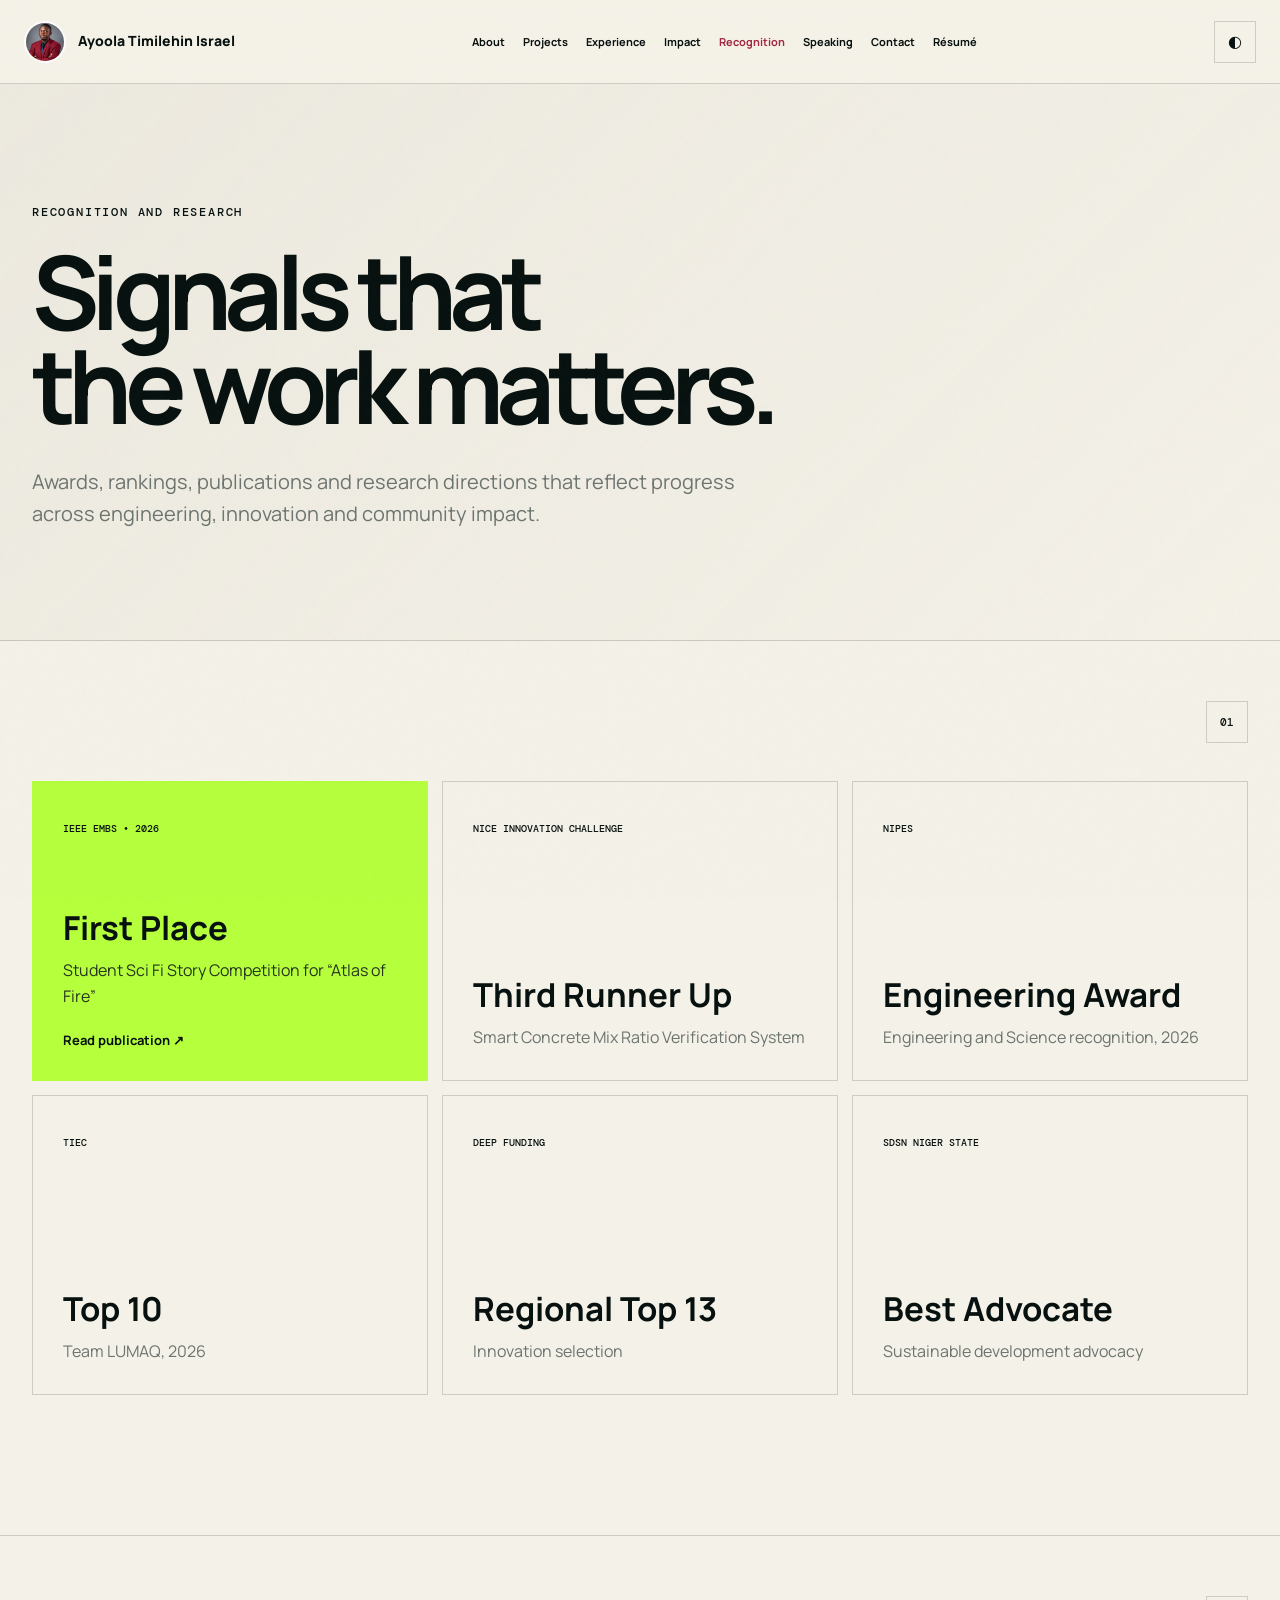
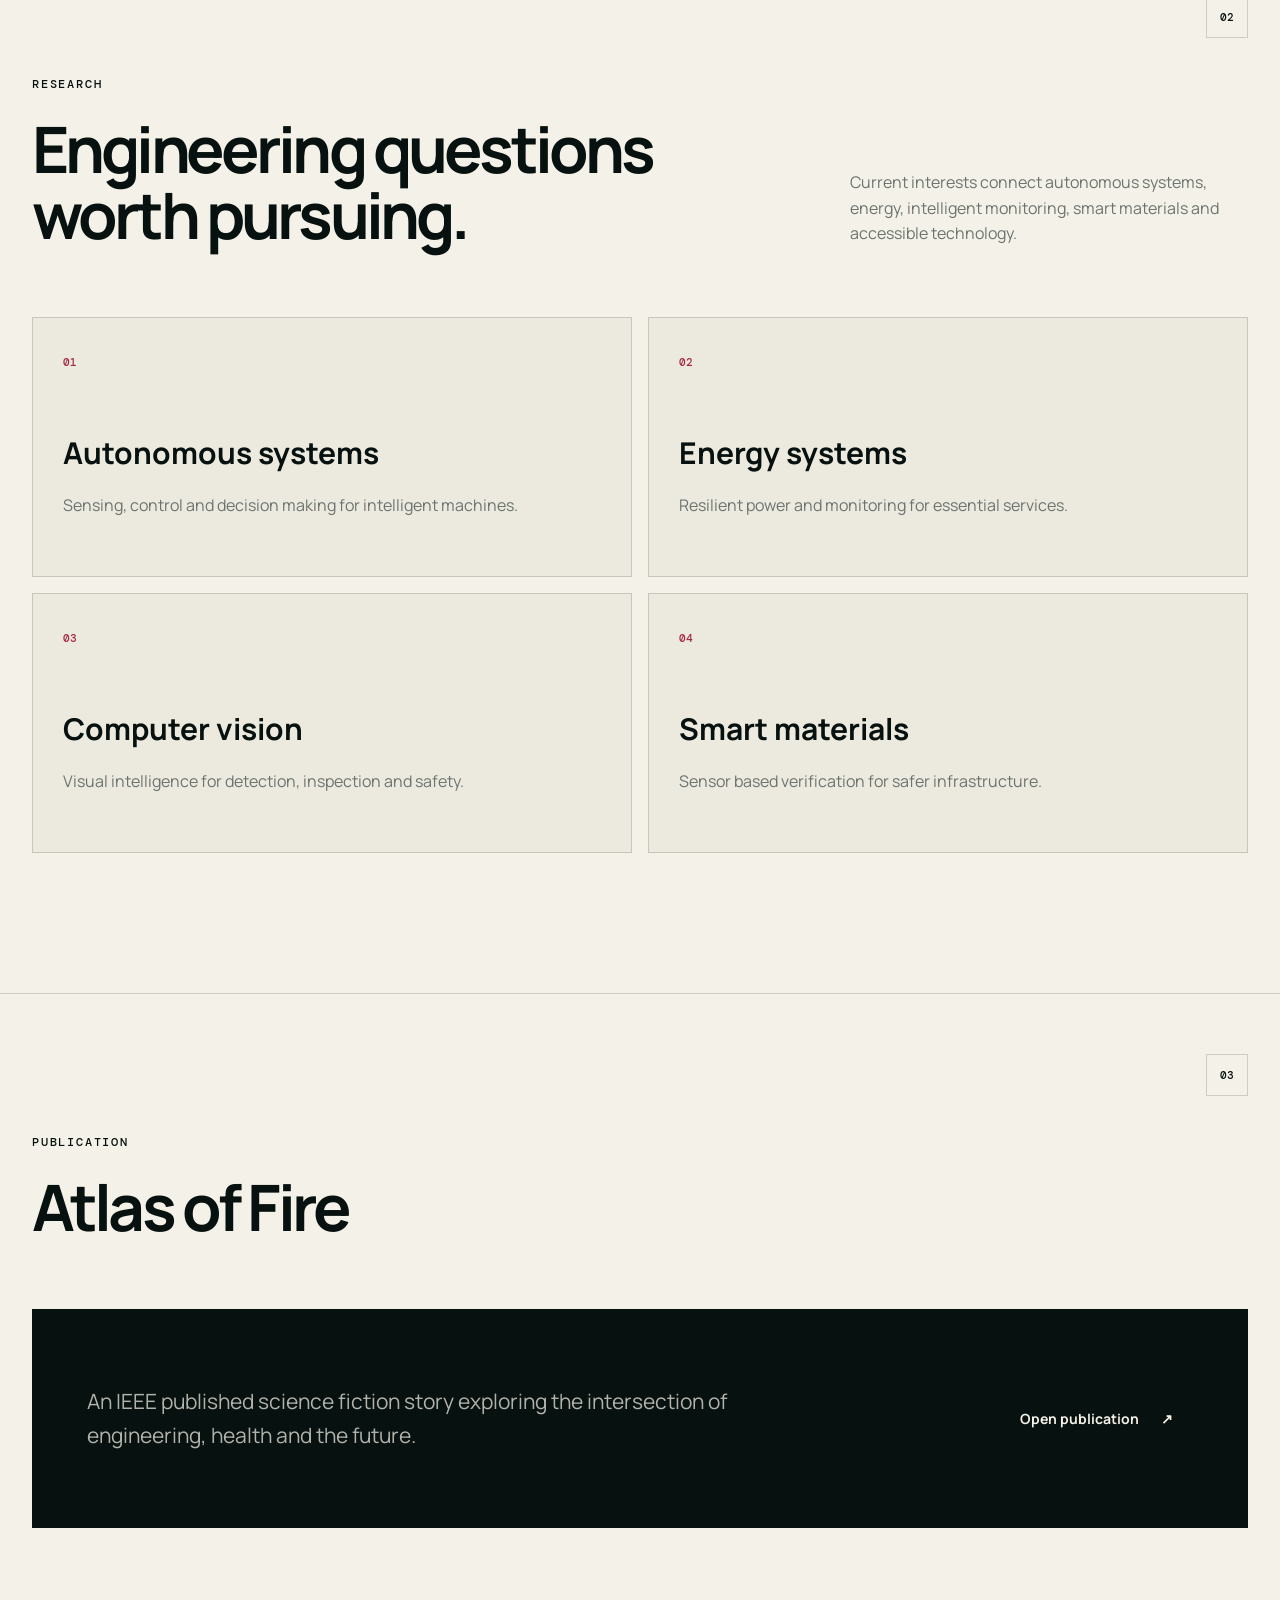
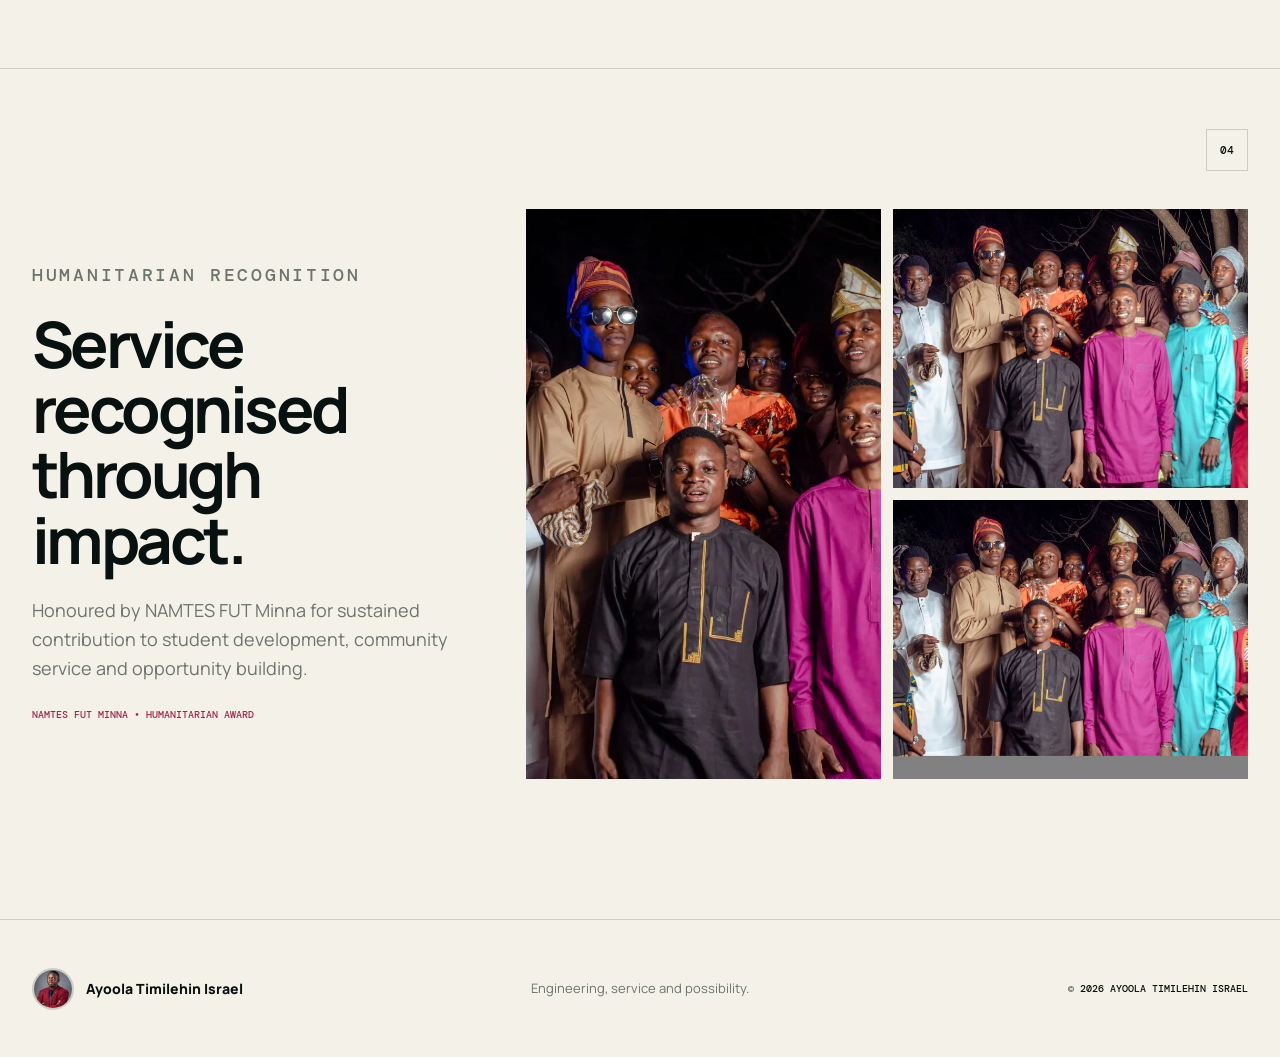
<file: recognition.html>
<!doctype html>
<html lang="en">
  <head>
    <meta charset="UTF-8" />
    <meta name="viewport" content="width=device-width, initial-scale=1" />
    <meta
      name="description"
      content="Awards, recognition, research and publications of Ayoola Timilehin Israel."
    />
    <title>Recognition and Research | Ayoola Timilehin Israel</title>
    <link rel="preconnect" href="https://fonts.googleapis.com" />
    <link rel="preconnect" href="https://fonts.gstatic.com" crossorigin />
    <link
      href="https://fonts.googleapis.com/css2?family=DM+Mono:wght@400;500&family=Manrope:wght@400;500;600;700;800&display=swap"
      rel="stylesheet"
    />
    <link
      rel="icon"
      type="image/webp"
      href="assets/images/timilehin-burgundy-portrait.webp"
    />
    <link rel="stylesheet" href="styles.css" />
  </head>
  <body class="inner-page">
    <a class="skip-link" href="#main-content">Skip to main content</a>
    <div class="noise" aria-hidden="true"></div>
    <header class="site-header" id="top">
      <a class="profile-brand" href="index.html"
        ><img
          src="assets/images/timilehin-burgundy-portrait.webp"
          alt=""
        /><span>Ayoola Timilehin Israel</span></a
      >
      <nav class="desktop-nav" aria-label="Primary navigation">
        <a href="about.html">About</a><a href="projects.html">Projects</a
        ><a href="experience.html">Experience</a><a href="impact.html">Impact</a
        ><a class="current" href="recognition.html">Recognition</a
        ><a href="speaking.html">Speaking</a><a href="contact.html">Contact</a
        ><a
          href="https://drive.google.com/file/d/1Q_g9N8d5vsVfW5GfV8KbFUn3ZHmUaMl0/view?usp=drive_link"
          target="_blank"
          rel="noreferrer"
          >Résumé</a
        >
      </nav>
      <div class="header-actions">
        <button class="theme-toggle" type="button">◐</button
        ><button
          class="menu-toggle"
          type="button"
          aria-expanded="false"
          aria-controls="mobile-nav"
        >
          <span></span><span></span>
        </button>
      </div>
      <nav class="mobile-nav" id="mobile-nav">
        <a href="about.html">About</a><a href="projects.html">Projects</a
        ><a href="experience.html">Experience</a><a href="impact.html">Impact</a
        ><a href="recognition.html">Recognition and Research</a
        ><a href="speaking.html">Speaking</a><a href="contact.html">Contact</a>
      </nav>
    </header>
    <main id="main-content">
      <section class="page-intro recognition-intro">
        <p class="eyebrow">Recognition and Research</p>
        <h1>Signals that<br />the work matters.</h1>
        <p>
          Awards, rankings, publications and research directions that reflect
          progress across engineering, innovation and community impact.
        </p>
      </section>
      <section class="section">
        <div class="section-index">01</div>
        <div class="recognition-grid">
          <article class="award-card lime reveal">
            <p>IEEE EMBS • 2026</p>
            <h3>First Place</h3>
            <span>Student Sci Fi Story Competition for “Atlas of Fire”</span
            ><a
              href="https://doi.org/10.1109/MPULS.2026.3716808"
              target="_blank"
              rel="noreferrer"
              >Read publication ↗</a
            >
          </article>
          <article class="award-card reveal">
            <p>NICE Innovation Challenge</p>
            <h3>Third Runner Up</h3>
            <span>Smart Concrete Mix Ratio Verification System</span>
          </article>
          <article class="award-card reveal">
            <p>NIPES</p>
            <h3>Engineering Award</h3>
            <span>Engineering and Science recognition, 2026</span>
          </article>
          <article class="award-card reveal">
            <p>TIEC</p>
            <h3>Top 10</h3>
            <span>Team LUMAQ, 2026</span>
          </article>
          <article class="award-card reveal">
            <p>Deep Funding</p>
            <h3>Regional Top 13</h3>
            <span>Innovation selection</span>
          </article>
          <article class="award-card reveal">
            <p>SDSN Niger State</p>
            <h3>Best Advocate</h3>
            <span>Sustainable development advocacy</span>
          </article>
        </div>
      </section>
      <section class="section research-page">
        <div class="section-index">02</div>
        <div class="section-heading split reveal">
          <div>
            <p class="eyebrow">Research</p>
            <h2>Engineering questions worth pursuing.</h2>
          </div>
          <p>
            Current interests connect autonomous systems, energy, intelligent
            monitoring, smart materials and accessible technology.
          </p>
        </div>
        <div class="research-topics">
          <article class="reveal">
            <span>01</span>
            <h3>Autonomous systems</h3>
            <p>
              Sensing, control and decision making for intelligent machines.
            </p>
          </article>
          <article class="reveal">
            <span>02</span>
            <h3>Energy systems</h3>
            <p>Resilient power and monitoring for essential services.</p>
          </article>
          <article class="reveal">
            <span>03</span>
            <h3>Computer vision</h3>
            <p>Visual intelligence for detection, inspection and safety.</p>
          </article>
          <article class="reveal">
            <span>04</span>
            <h3>Smart materials</h3>
            <p>Sensor based verification for safer infrastructure.</p>
          </article>
        </div>
      </section>
      <section class="section publication-section">
        <div class="section-index">03</div>
        <div class="section-heading reveal">
          <p class="eyebrow">Publication</p>
          <h2>Atlas of Fire</h2>
        </div>
        <div class="publication-card reveal">
          <p>
            An IEEE published science fiction story exploring the intersection
            of engineering, health and the future.
          </p>
          <a
            class="button"
            href="https://doi.org/10.1109/MPULS.2026.3716808"
            target="_blank"
            rel="noreferrer"
            >Open publication <span>↗</span></a
          >
        </div>
      </section>
      <section class="section compact-story">
        <div class="section-index">04</div>
        <div class="compact-story-copy reveal">
          <p class="eyebrow">Humanitarian recognition</p>
          <h2>Service recognised through impact.</h2>
          <p>
            Honoured by NAMTES FUT Minna for sustained contribution to student
            development, community service and opportunity building.
          </p>
          <span>NAMTES FUT Minna • Humanitarian Award</span>
        </div>
        <div class="compact-story-images recognition-photo-grid">
          <img
            class="reveal"
            src="assets/images/humanitarian-award-namtes-01.webp"
            alt="Ayoola Timilehin at the NAMTES FUT Minna humanitarian award event"
          />
          <img
            class="reveal"
            src="assets/images/humanitarian-award-namtes-02.webp"
            alt="Group photograph from the NAMTES FUT Minna humanitarian award event"
          />
          <img
            class="reveal"
            src="assets/images/humanitarian-award-03.webp"
            alt="Humanitarian award group photograph"
          />
        </div>
      </section>
    </main>
    <footer>
      <a class="profile-brand footer-brand" href="index.html"
        ><img
          src="assets/images/timilehin-burgundy-portrait.webp"
          alt=""
        /><span>Ayoola Timilehin Israel</span></a
      >
      <p>Engineering, service and possibility.</p>
      <small>© <span id="year"></span> Ayoola Timilehin Israel</small>
    </footer>
    <script src="script.js"></script>
  </body>
</html>
</file>
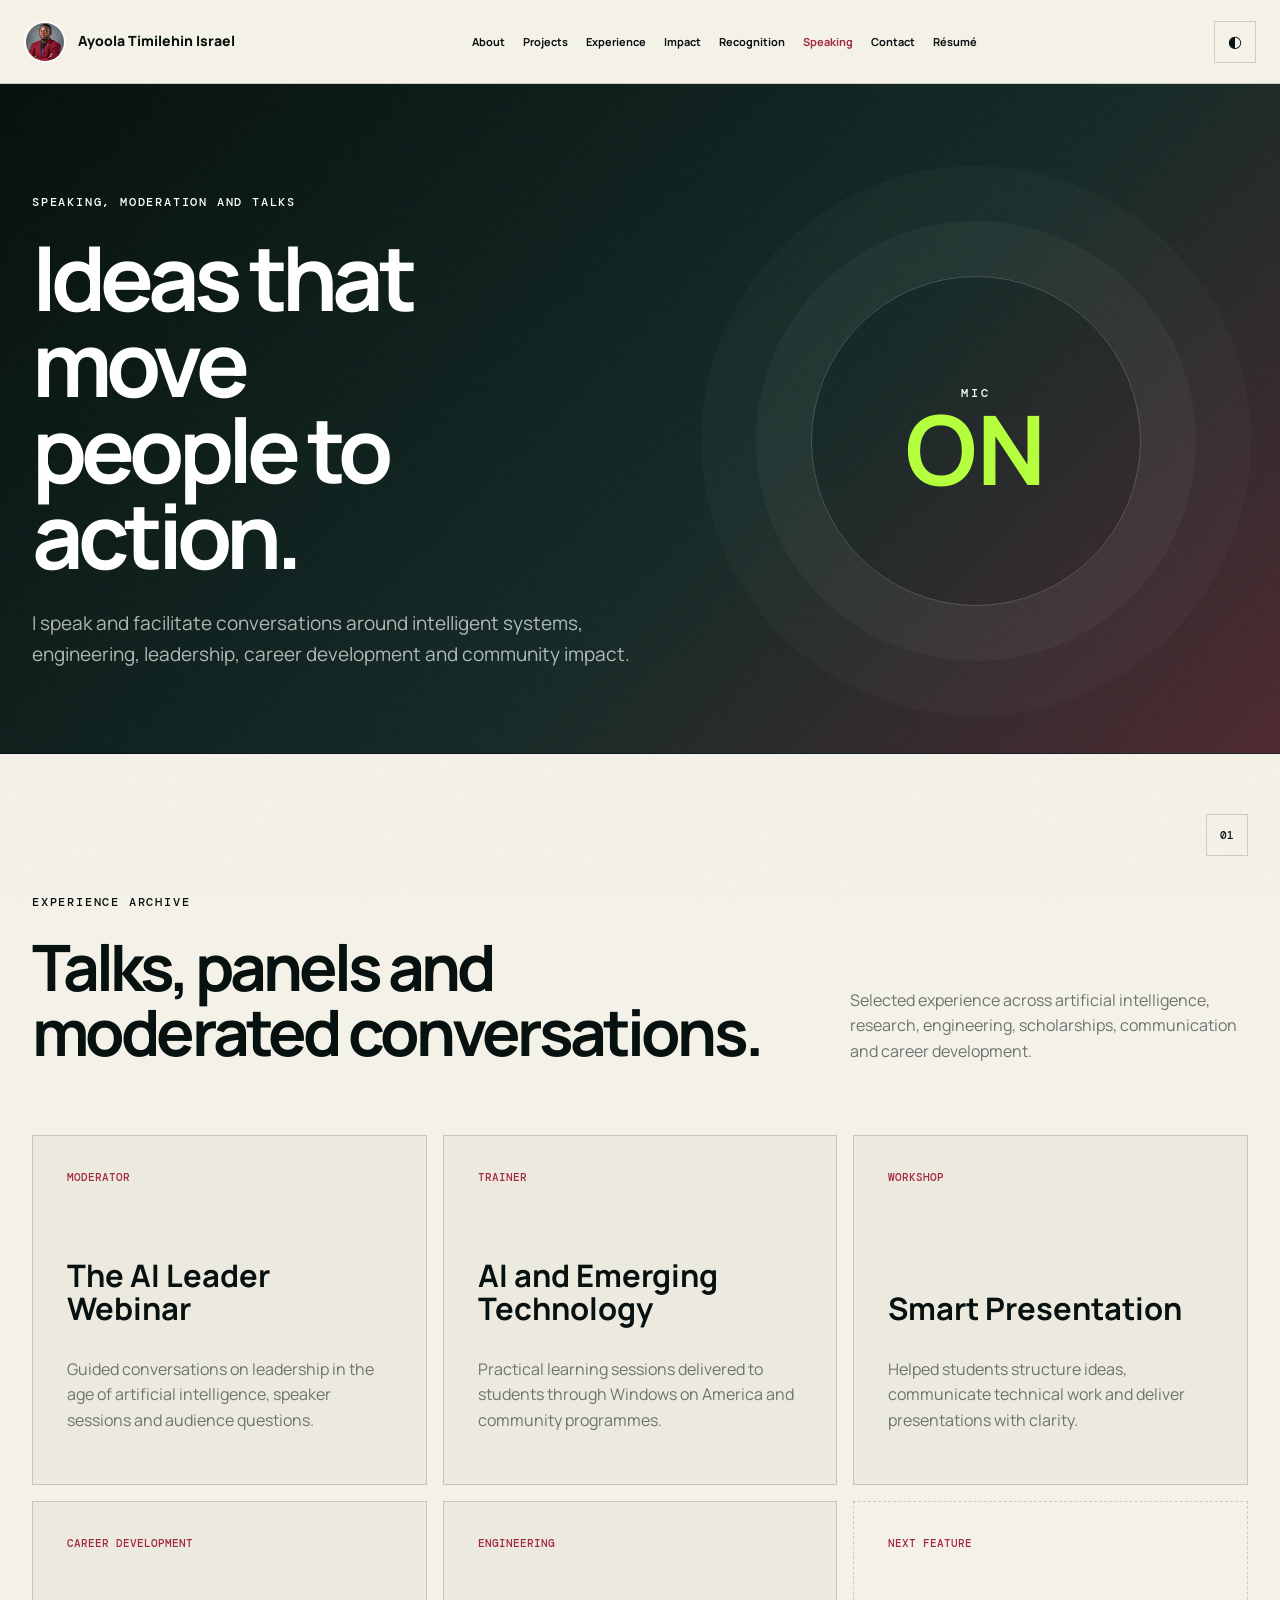
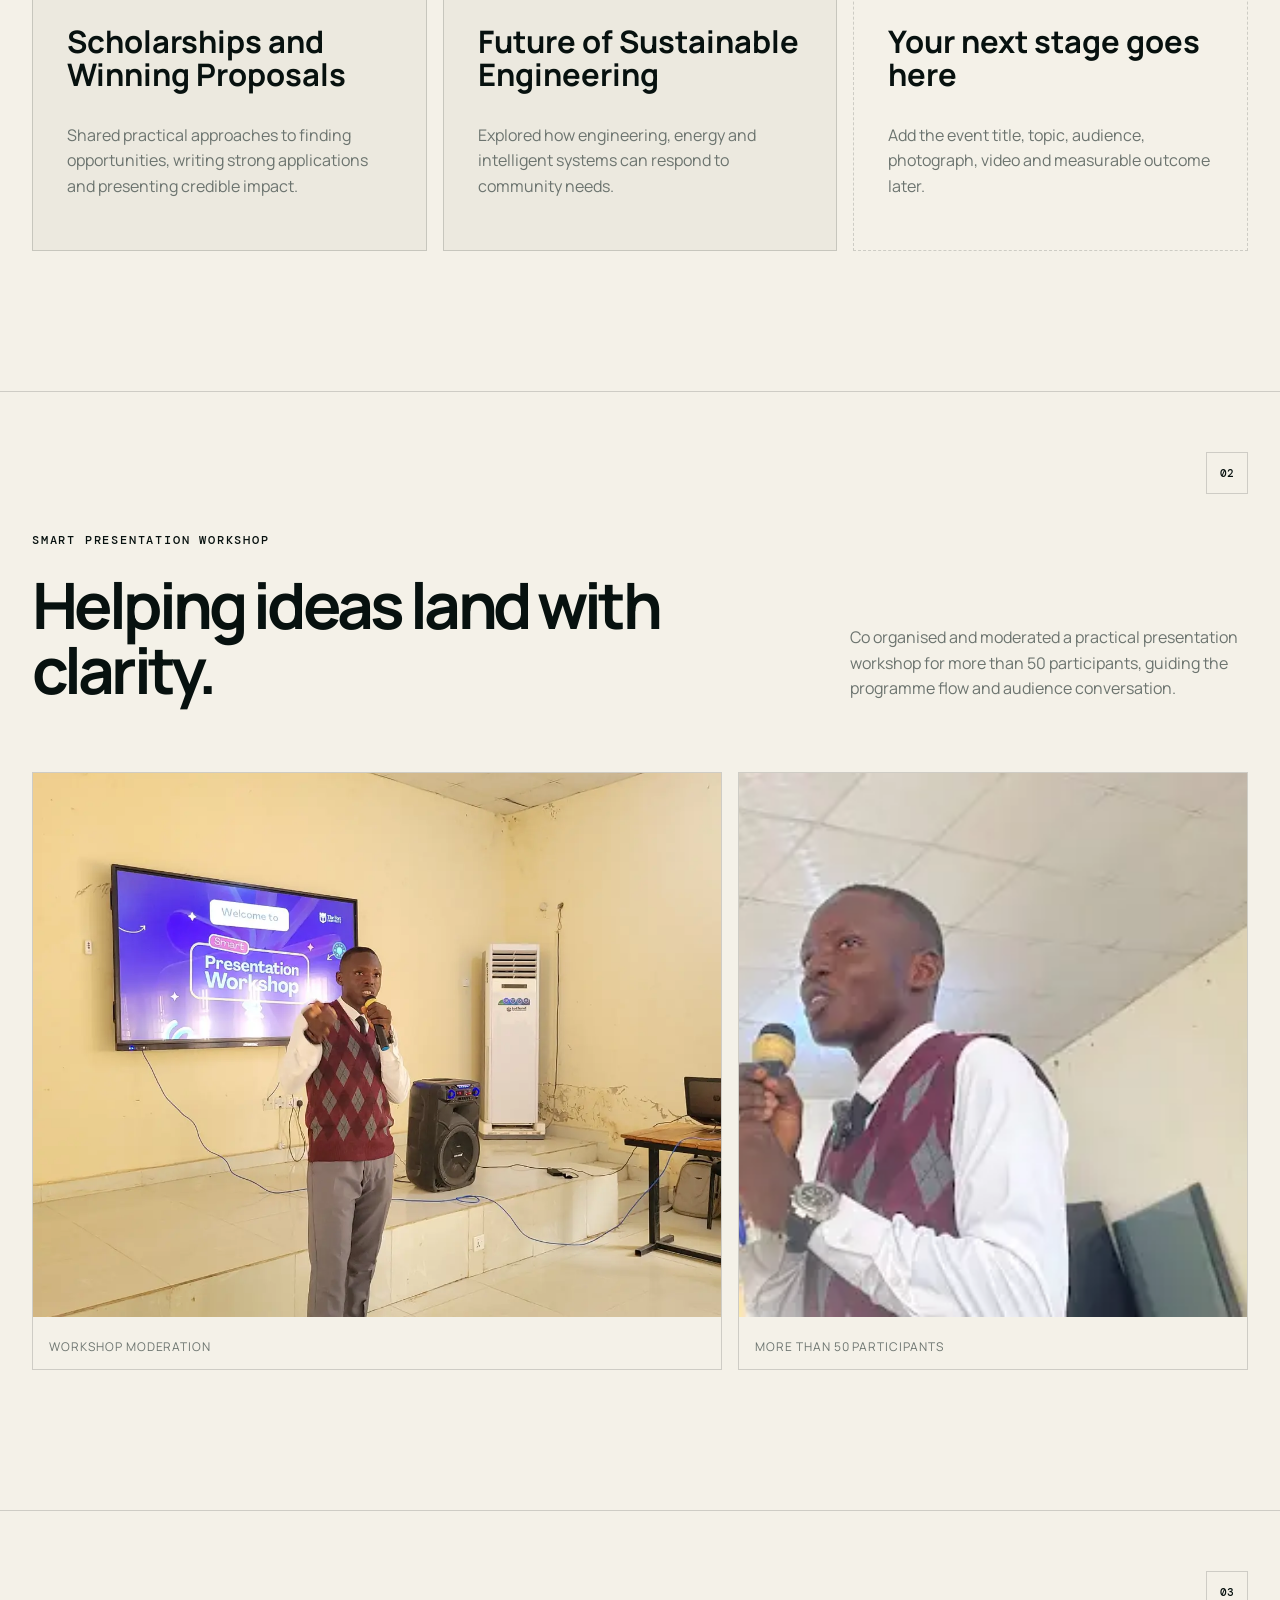
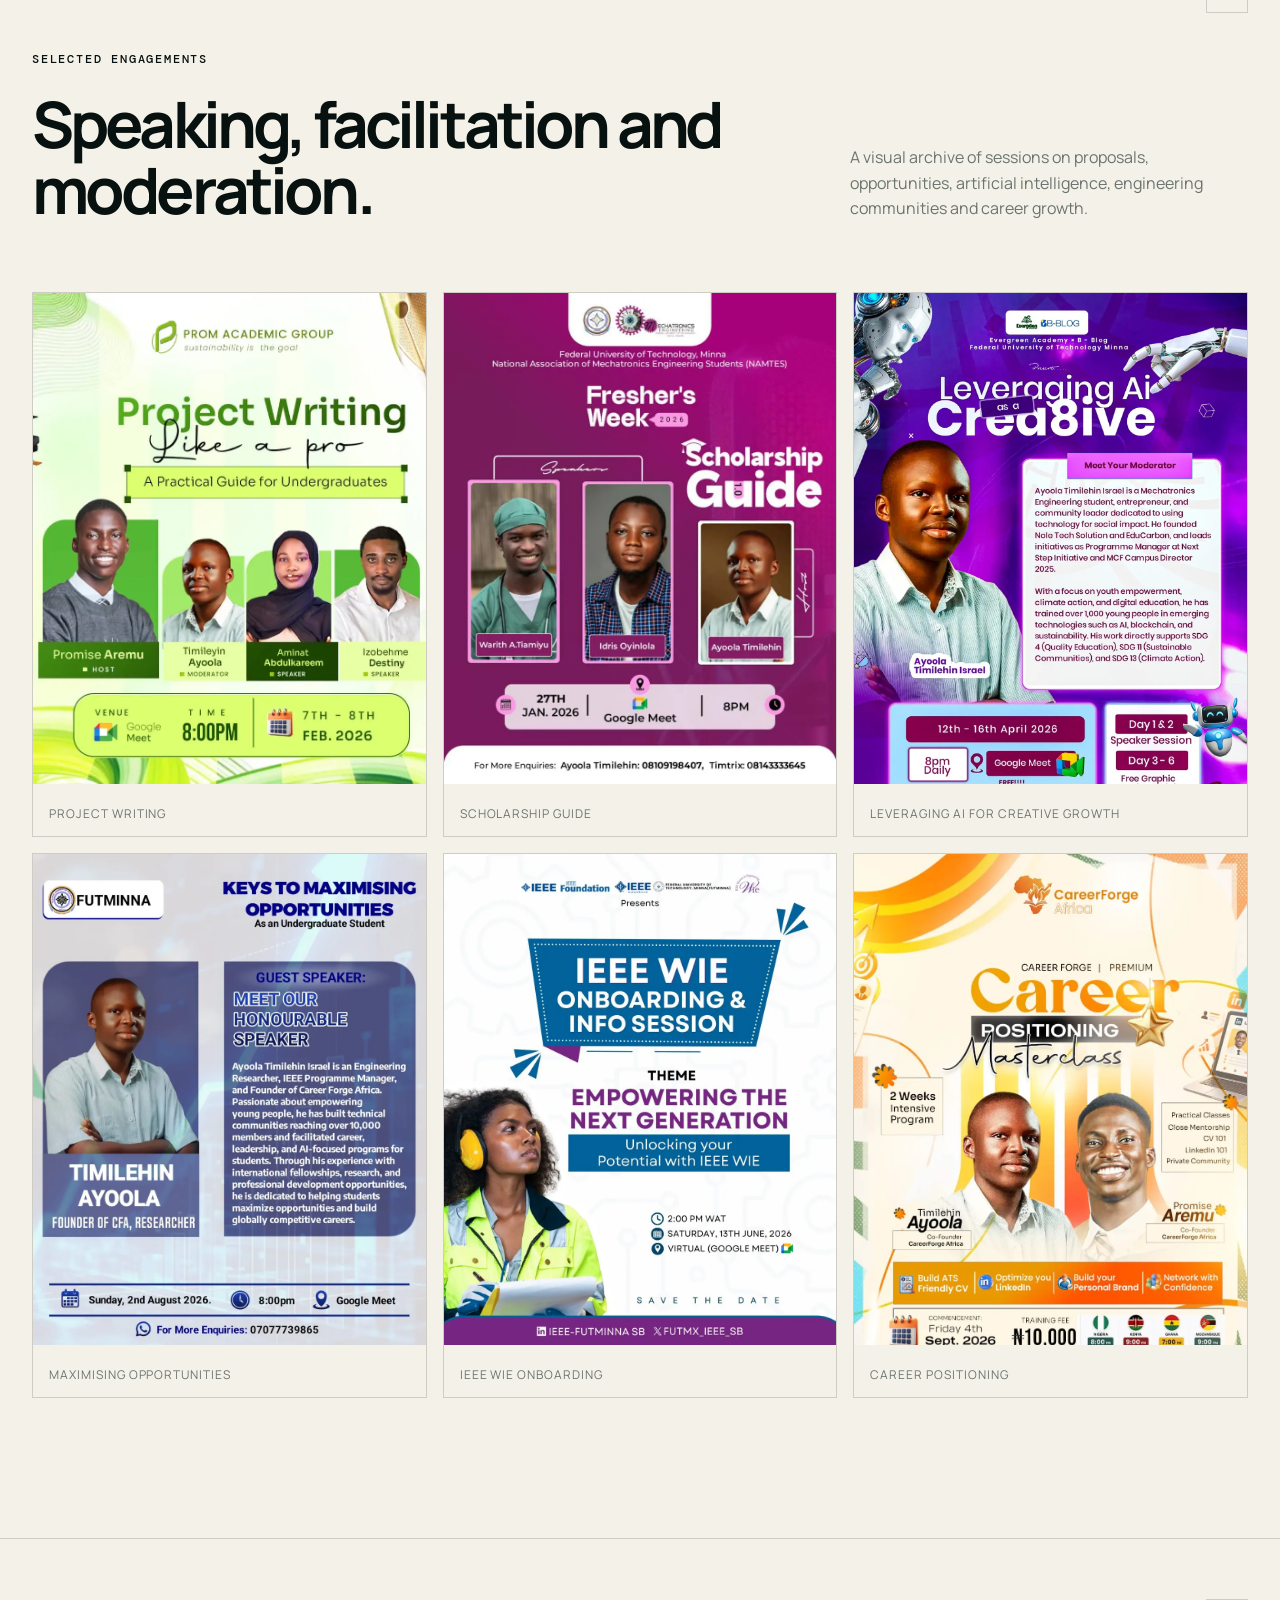
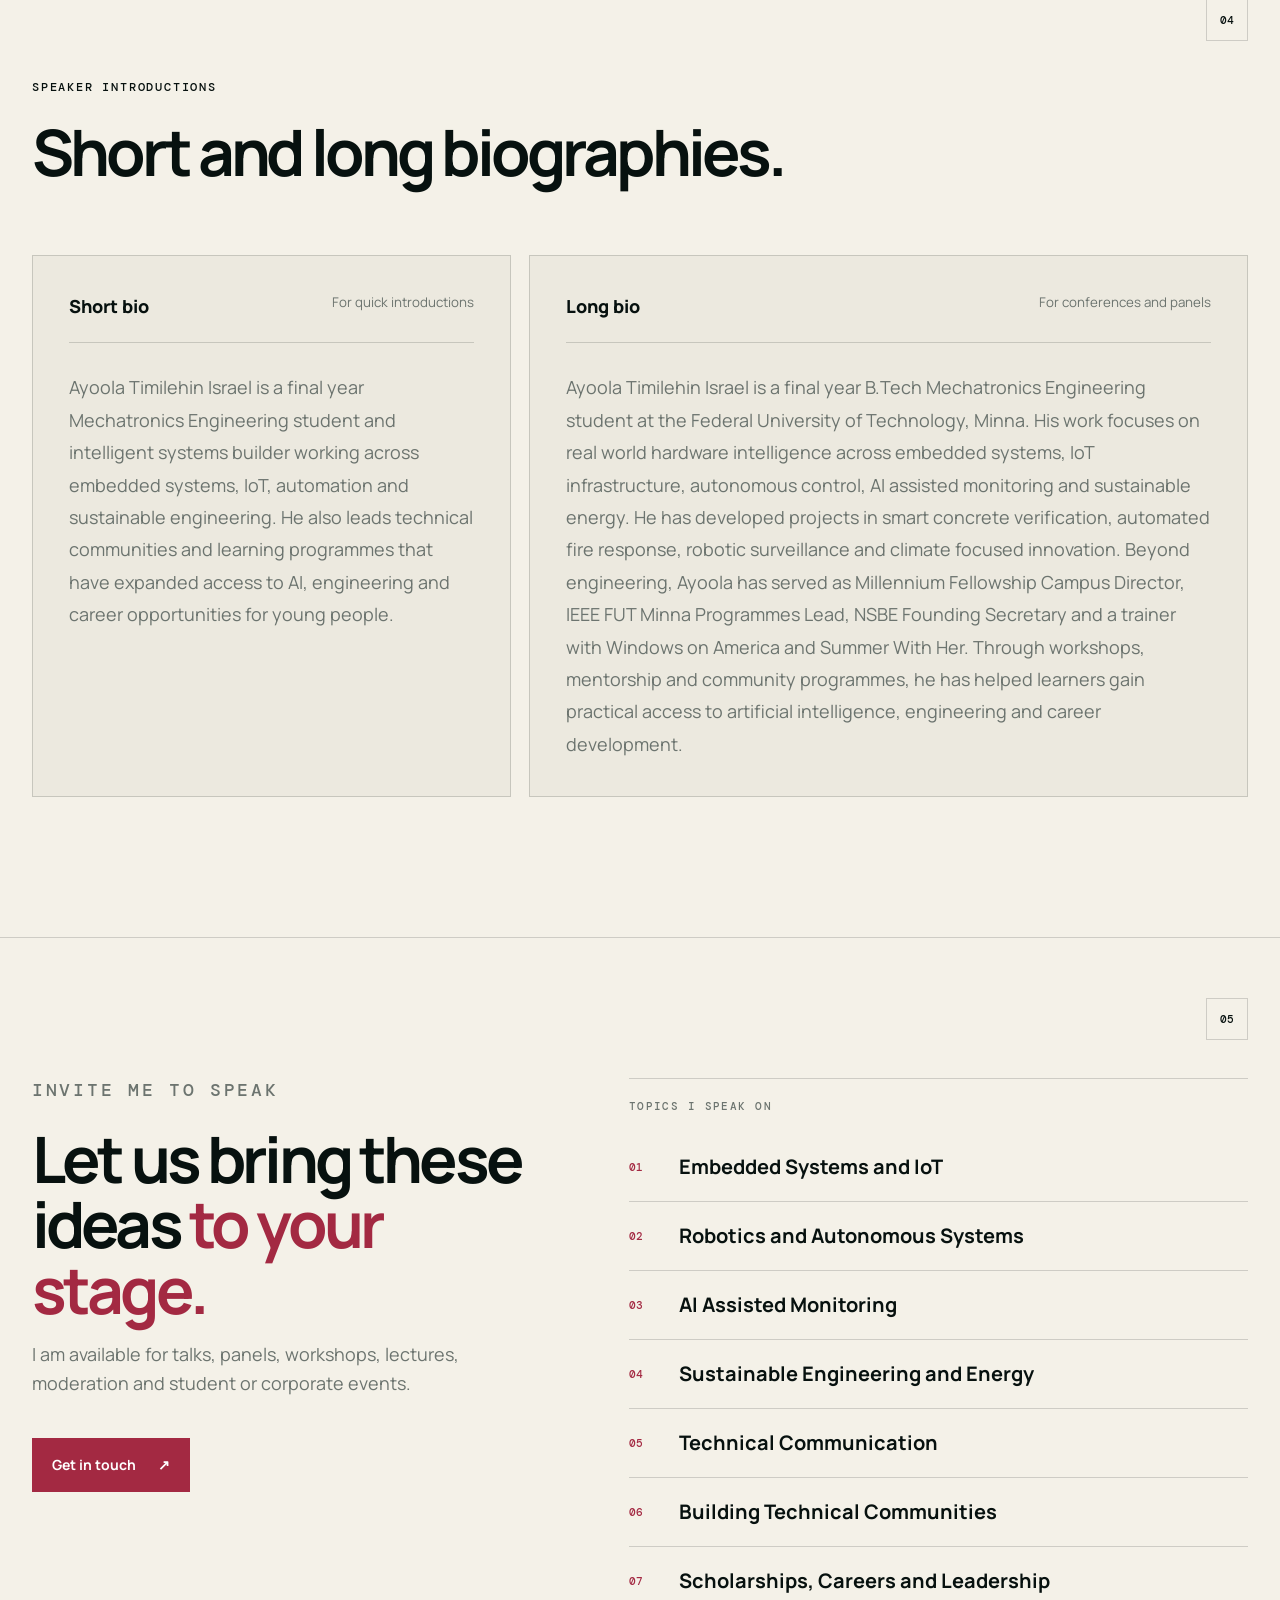
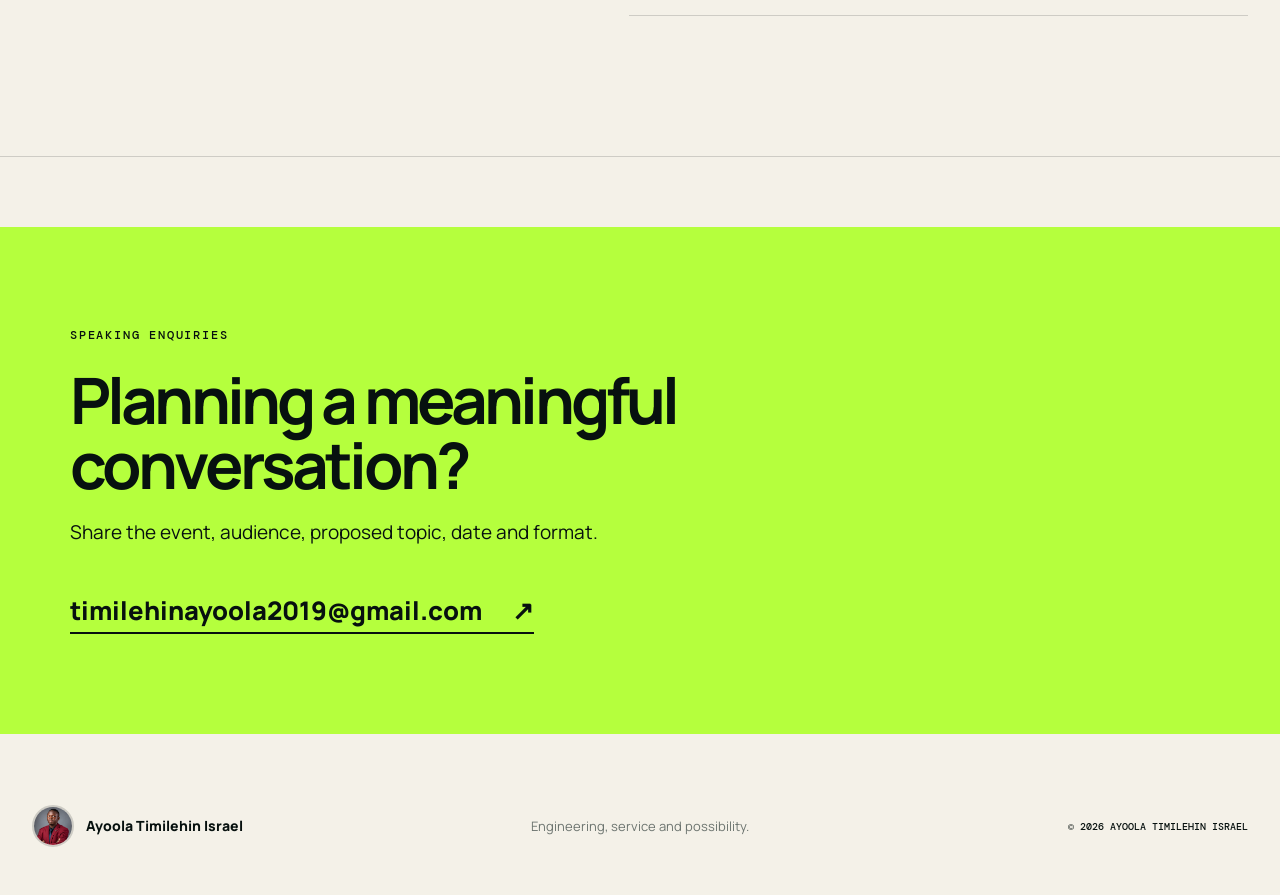
<file: speaking.html>
<!doctype html>
<html lang="en">
<head>
  <meta charset="UTF-8" /><meta name="viewport" content="width=device-width, initial-scale=1" />
  <meta name="description" content="Speaking, moderation and talks by Ayoola Timilehin Israel." /><title>Speaking, Moderation and Talks | Ayoola Timilehin Israel</title>
  <link rel="preconnect" href="https://fonts.googleapis.com" /><link rel="preconnect" href="https://fonts.gstatic.com" crossorigin /><link href="https://fonts.googleapis.com/css2?family=DM+Mono:wght@400;500&family=Manrope:wght@400;500;600;700;800&display=swap" rel="stylesheet" />
  <link rel="icon" type="image/webp" href="assets/images/timilehin-burgundy-portrait.webp" /><link rel="stylesheet" href="styles.css" />
</head>
<body class="inner-page">
  <a class="skip-link" href="#main-content">Skip to main content</a><div class="noise" aria-hidden="true"></div>
  <header class="site-header" id="top"><a class="profile-brand" href="index.html"><img src="assets/images/timilehin-burgundy-portrait.webp" alt="" /><span>Ayoola Timilehin Israel</span></a><nav class="desktop-nav" aria-label="Primary navigation"><a href="about.html">About</a><a href="projects.html">Projects</a><a href="experience.html">Experience</a><a href="impact.html">Impact</a><a href="recognition.html">Recognition</a><a class="current" href="speaking.html">Speaking</a><a href="contact.html">Contact</a><a href="https://drive.google.com/file/d/1Q_g9N8d5vsVfW5GfV8KbFUn3ZHmUaMl0/view?usp=drive_link" target="_blank" rel="noreferrer">Résumé</a></nav><div class="header-actions"><button class="theme-toggle" type="button">◐</button><button class="menu-toggle" type="button" aria-expanded="false" aria-controls="mobile-nav"><span></span><span></span></button></div><nav class="mobile-nav" id="mobile-nav"><a href="about.html">About</a><a href="projects.html">Projects</a><a href="experience.html">Experience</a><a href="impact.html">Leadership and Impact</a><a href="recognition.html">Recognition and Research</a><a href="speaking.html">Speaking</a><a href="contact.html">Contact</a><a href="https://drive.google.com/file/d/1Q_g9N8d5vsVfW5GfV8KbFUn3ZHmUaMl0/view?usp=drive_link" target="_blank" rel="noreferrer">Résumé</a></nav></header>
  <main id="main-content">
    <section class="inner-hero speaking-hero"><div class="inner-hero-copy reveal"><p class="eyebrow">Speaking, Moderation and Talks</p><h1>Ideas that move<br />people to action.</h1><p>I speak and facilitate conversations around intelligent systems, engineering, leadership, career development and community impact.</p></div><div class="speaking-mark" aria-hidden="true"><span>MIC</span><strong>ON</strong></div></section>
    <section class="section speaking-section"><div class="section-index">01</div><div class="section-heading split reveal"><div><p class="eyebrow">Experience archive</p><h2>Talks, panels and moderated conversations.</h2></div><p>Selected experience across artificial intelligence, research, engineering, scholarships, communication and career development.</p></div><div class="speaking-grid"><article class="speaking-card reveal"><span>Moderator</span><h3>The AI Leader Webinar</h3><p>Guided conversations on leadership in the age of artificial intelligence, speaker sessions and audience questions.</p></article><article class="speaking-card reveal"><span>Trainer</span><h3>AI and Emerging Technology</h3><p>Practical learning sessions delivered to students through Windows on America and community programmes.</p></article><article class="speaking-card reveal"><span>Workshop</span><h3>Smart Presentation</h3><p>Helped students structure ideas, communicate technical work and deliver presentations with clarity.</p></article><article class="speaking-card reveal"><span>Career development</span><h3>Scholarships and Winning Proposals</h3><p>Shared practical approaches to finding opportunities, writing strong applications and presenting credible impact.</p></article><article class="speaking-card reveal"><span>Engineering</span><h3>Future of Sustainable Engineering</h3><p>Explored how engineering, energy and intelligent systems can respond to community needs.</p></article><article class="speaking-card placeholder-card reveal"><span>Next feature</span><h3>Your next stage goes here</h3><p>Add the event title, topic, audience, photograph, video and measurable outcome later.</p></article></div></section>
    <section class="section event-story"><div class="section-index">02</div><div class="section-heading split reveal"><div><p class="eyebrow">Smart Presentation Workshop</p><h2>Helping ideas land with clarity.</h2></div><p>Co organised and moderated a practical presentation workshop for more than 50 participants, guiding the programme flow and audience conversation.</p></div><div class="event-photo-grid"><figure class="reveal"><img src="assets/images/smart-presentation-workshop-01.webp" alt="Ayoola speaking during the Smart Presentation Workshop" /><figcaption>Workshop moderation</figcaption></figure><figure class="reveal"><img src="assets/images/smart-presentation-workshop-02.webp" alt="Ayoola addressing participants at the Smart Presentation Workshop" /><figcaption>More than 50 participants</figcaption></figure></div></section>
    <section class="section flyer-section"><div class="section-index">03</div><div class="section-heading split reveal"><div><p class="eyebrow">Selected engagements</p><h2>Speaking, facilitation and moderation.</h2></div><p>A visual archive of sessions on proposals, opportunities, artificial intelligence, engineering communities and career growth.</p></div><div class="flyer-grid"><figure class="reveal"><img src="assets/images/speaking-flyer-project-writing.webp" alt="Project Writing workshop flyer featuring Ayoola" /><figcaption>Project Writing</figcaption></figure><figure class="reveal"><img src="assets/images/speaking-flyer-scholarship-guide.webp" alt="Scholarship Guide session flyer featuring Ayoola" /><figcaption>Scholarship Guide</figcaption></figure><figure class="reveal"><img src="assets/images/speaking-flyer-ai-creative.webp" alt="Leveraging AI for Creative Growth flyer featuring Ayoola" /><figcaption>Leveraging AI for Creative Growth</figcaption></figure><figure class="reveal"><img src="assets/images/speaking-flyer-opportunities.webp" alt="Keys to Maximising Opportunities flyer featuring Ayoola" /><figcaption>Maximising Opportunities</figcaption></figure><figure class="reveal"><img src="assets/images/speaking-flyer-ieee-wie.webp" alt="IEEE WIE onboarding session flyer" /><figcaption>IEEE WIE Onboarding</figcaption></figure><figure class="reveal"><img src="assets/images/speaking-flyer-career-positioning.webp" alt="Career Positioning programme flyer featuring Ayoola as moderator" /><figcaption>Career Positioning</figcaption></figure></div></section>
    <section class="section bio-section"><div class="section-index">04</div><div class="section-heading reveal"><p class="eyebrow">Speaker introductions</p><h2>Short and long biographies.</h2></div><div class="bio-grid"><article class="bio-card reveal"><div class="bio-label"><span>Short bio</span><small>For quick introductions</small></div><p>Ayoola Timilehin Israel is a final year Mechatronics Engineering student and intelligent systems builder working across embedded systems, IoT, automation and sustainable engineering. He also leads technical communities and learning programmes that have expanded access to AI, engineering and career opportunities for young people.</p></article><article class="bio-card reveal"><div class="bio-label"><span>Long bio</span><small>For conferences and panels</small></div><p>Ayoola Timilehin Israel is a final year B.Tech Mechatronics Engineering student at the Federal University of Technology, Minna. His work focuses on real world hardware intelligence across embedded systems, IoT infrastructure, autonomous control, AI assisted monitoring and sustainable energy. He has developed projects in smart concrete verification, automated fire response, robotic surveillance and climate focused innovation. Beyond engineering, Ayoola has served as Millennium Fellowship Campus Director, IEEE FUT Minna Programmes Lead, NSBE Founding Secretary and a trainer with Windows on America and Summer With Her. Through workshops, mentorship and community programmes, he has helped learners gain practical access to artificial intelligence, engineering and career development.</p></article></div></section>
    <section class="section topics-section"><div class="section-index">05</div><div class="topics-layout"><div class="topics-intro reveal"><p class="eyebrow">Invite me to speak</p><h2>Let us bring these ideas <em>to your stage.</em></h2><p>I am available for talks, panels, workshops, lectures, moderation and student or corporate events.</p><a class="button speaking-button" href="mailto:timilehinayoola2019@gmail.com?subject=Speaking%20Invitation%20for%20Ayoola%20Timilehin">Get in touch <span>↗</span></a></div><div class="topic-list reveal"><p class="board-label">Topics I speak on</p><ol><li><span>01</span><strong>Embedded Systems and IoT</strong></li><li><span>02</span><strong>Robotics and Autonomous Systems</strong></li><li><span>03</span><strong>AI Assisted Monitoring</strong></li><li><span>04</span><strong>Sustainable Engineering and Energy</strong></li><li><span>05</span><strong>Technical Communication</strong></li><li><span>06</span><strong>Building Technical Communities</strong></li><li><span>07</span><strong>Scholarships, Careers and Leadership</strong></li></ol></div></div></section>
    <section class="contact compact-contact" id="contact"><div class="contact-copy reveal"><p class="eyebrow">Speaking enquiries</p><h2>Planning a meaningful conversation?</h2><p>Share the event, audience, proposed topic, date and format.</p><a class="contact-email" href="mailto:timilehinayoola2019@gmail.com?subject=Speaking%20Invitation%20for%20Ayoola%20Timilehin">timilehinayoola2019@gmail.com <span>↗</span></a></div></section>
  </main>
  <footer><a class="profile-brand footer-brand" href="index.html"><img src="assets/images/timilehin-burgundy-portrait.webp" alt="" /><span>Ayoola Timilehin Israel</span></a><p>Engineering, service and possibility.</p><small>© <span id="year"></span> Ayoola Timilehin Israel</small></footer><script src="script.js"></script>
</body>
</html>
</file>
<file: styles.css>
:root {
  --ink: #07110f;
  --paper: #f4f1e8;
  --lime: #b5ff3d;
  --cyan: #7fe7dc;
  --muted: #6c746f;
  --line: rgba(7, 17, 15, 0.16);
  --card: #ece9df;
  --max: 1440px;
  --shadow: 0 28px 80px rgba(7, 17, 15, 0.16);
}
* {
  box-sizing: border-box;
}
html {
  scroll-behavior: smooth;
}
body {
  margin: 0;
  background: var(--paper);
  color: var(--ink);
  font-family: Manrope, Arial, sans-serif;
  font-size: 16px;
  line-height: 1.6;
  overflow-x: hidden;
}
body.dark {
  --ink: #edf4e9;
  --paper: #07110f;
  --muted: #aab4ae;
  --line: rgba(237, 244, 233, 0.15);
  --card: #101c18;
  --shadow: 0 28px 80px rgba(0, 0, 0, 0.35);
}
a {
  color: inherit;
  text-decoration: none;
}
button {
  font: inherit;
}
.noise {
  position: fixed;
  inset: 0;
  opacity: 0.025;
  pointer-events: none;
  z-index: 20;
  background-image: url("data:image/svg+xml,%3Csvg viewBox='0 0 180 180' xmlns='http://www.w3.org/2000/svg'%3E%3Cfilter id='n'%3E%3CfeTurbulence type='fractalNoise' baseFrequency='.9' numOctaves='4' stitchTiles='stitch'/%3E%3C/filter%3E%3Crect width='100%25' height='100%25' filter='url(%23n)' opacity='.7'/%3E%3C/svg%3E");
}
.site-header {
  height: 84px;
  padding: 0 max(24px, calc((100vw - var(--max)) / 2));
  display: flex;
  align-items: center;
  justify-content: space-between;
  position: sticky;
  top: 0;
  z-index: 50;
  background: color-mix(in srgb, var(--paper) 88%, transparent);
  backdrop-filter: blur(16px);
  border-bottom: 1px solid var(--line);
}
.brand {
  display: flex;
  gap: 12px;
  align-items: center;
}
.brand > span {
  width: 42px;
  height: 42px;
  border: 1px solid var(--ink);
  display: grid;
  place-items: center;
  font-weight: 800;
  letter-spacing: -0.06em;
}
.brand small {
  font:
    500 11px DM Mono,
    monospace;
  text-transform: uppercase;
  letter-spacing: 0.08em;
}
.desktop-nav {
  display: flex;
  gap: 28px;
  font-size: 13px;
  font-weight: 700;
}
.desktop-nav a {
  position: relative;
}
.desktop-nav a:after {
  content: "";
  position: absolute;
  left: 0;
  right: 100%;
  bottom: -8px;
  height: 2px;
  background: var(--lime);
  transition: 0.25s;
}
.desktop-nav a:hover:after {
  right: 0;
}
.header-actions {
  display: flex;
  align-items: center;
  gap: 10px;
}
.theme-toggle,
.menu-toggle {
  border: 1px solid var(--line);
  background: transparent;
  color: var(--ink);
  height: 42px;
  cursor: pointer;
}
.theme-toggle {
  width: 42px;
}
.menu-toggle {
  display: none;
  width: 44px;
  padding: 11px;
}
.menu-toggle span {
  display: block;
  height: 1px;
  background: var(--ink);
  margin: 6px 0;
}
.button {
  display: inline-flex;
  align-items: center;
  justify-content: space-between;
  gap: 22px;
  background: var(--ink);
  color: var(--paper);
  padding: 15px 19px;
  font-weight: 700;
  font-size: 14px;
  border: 1px solid var(--ink);
  transition: 0.25s;
}
.button:hover {
  background: var(--lime);
  border-color: var(--lime);
  color: #07110f;
  transform: translateY(-2px);
}
.button-small {
  padding: 10px 14px;
}
.mobile-nav {
  display: none;
}
.hero {
  min-height: calc(100vh - 84px);
  max-width: var(--max);
  margin: auto;
  display: grid;
  grid-template-columns: 1.17fr 0.83fr;
  padding: 70px 32px 72px;
  align-items: center;
  gap: 60px;
}
.eyebrow {
  font:
    500 12px DM Mono,
    monospace;
  text-transform: uppercase;
  letter-spacing: 0.15em;
  margin: 0 0 24px;
}
.pulse {
  display: inline-block;
  width: 8px;
  height: 8px;
  border-radius: 50%;
  background: var(--lime);
  box-shadow: 0 0 0 6px color-mix(in srgb, var(--lime) 16%, transparent);
  margin-right: 10px;
}
.hero h1 {
  font-size: clamp(54px, 6.6vw, 104px);
  line-height: 0.93;
  letter-spacing: -0.075em;
  margin: 0 0 34px;
  max-width: 900px;
}
.hero h1 span {
  color: transparent;
  -webkit-text-stroke: 1.5px var(--ink);
}
.hero-intro {
  max-width: 690px;
  font-size: clamp(17px, 1.5vw, 21px);
  color: var(--muted);
}
.hero-intro strong {
  color: var(--ink);
}
.hero-actions {
  display: flex;
  gap: 28px;
  align-items: center;
  margin: 38px 0 54px;
}
.text-link {
  font-weight: 700;
  border-bottom: 1px solid var(--ink);
  padding-bottom: 5px;
}
.hero-disciplines {
  display: flex;
  flex-wrap: wrap;
  gap: 10px 28px;
  font:
    500 11px DM Mono,
    monospace;
  text-transform: uppercase;
  color: var(--muted);
}
.hero-visual {
  position: relative;
  min-height: 650px;
  display: grid;
  place-items: center;
}
.portrait-frame {
  width: min(92%, 470px);
  height: 600px;
  position: relative;
  overflow: hidden;
  background: #8a5a33;
  clip-path: polygon(10% 0, 100% 0, 100% 90%, 90% 100%, 0 100%, 0 10%);
  box-shadow: var(--shadow);
}
.portrait-frame:after {
  content: "";
  position: absolute;
  inset: 0;
  background: linear-gradient(180deg, transparent 55%, rgba(7, 17, 15, 0.3));
}
.portrait-frame img {
  width: 100%;
  height: 100%;
  object-fit: cover;
  object-position: center 25%;
}
.portrait-tag {
  position: absolute;
  z-index: 2;
  left: 22px;
  bottom: 22px;
  background: var(--lime);
  color: #07110f;
  font:
    500 11px DM Mono,
    monospace;
  text-transform: uppercase;
  padding: 9px 12px;
}
.orbit {
  position: absolute;
  border: 1px solid var(--line);
  border-radius: 50%;
  pointer-events: none;
}
.orbit-one {
  width: 570px;
  height: 570px;
}
.orbit-two {
  width: 690px;
  height: 690px;
  border-style: dashed;
  animation: spin 30s linear infinite;
}
.floating-note {
  position: absolute;
  background: var(--paper);
  border: 1px solid var(--line);
  padding: 14px 16px;
  box-shadow: var(--shadow);
  display: flex;
  flex-direction: column;
  z-index: 3;
}
.floating-note span {
  font:
    500 10px DM Mono,
    monospace;
  text-transform: uppercase;
  color: var(--muted);
}
.note-one {
  left: -10px;
  top: 110px;
}
.note-two {
  right: -12px;
  bottom: 110px;
}
@keyframes spin {
  to {
    transform: rotate(360deg);
  }
}
.signal-strip {
  background: var(--ink);
  color: var(--paper);
  display: grid;
  grid-template-columns: repeat(4, 1fr);
  padding: 28px max(28px, calc((100vw - var(--max)) / 2));
  gap: 0;
}
.signal-strip div {
  padding: 4px 28px;
  border-right: 1px solid color-mix(in srgb, var(--paper) 18%, transparent);
  display: flex;
  align-items: baseline;
  gap: 12px;
}
.signal-strip div:last-child {
  border: 0;
}
.signal-strip strong {
  font-size: 30px;
  color: var(--lime);
}
.signal-strip span {
  font:
    500 11px DM Mono,
    monospace;
  text-transform: uppercase;
}
.section {
  max-width: var(--max);
  margin: auto;
  padding: 140px 32px;
  position: relative;
  border-bottom: 1px solid var(--line);
}
.section-index {
  position: absolute;
  right: 32px;
  top: 60px;
  font:
    500 11px DM Mono,
    monospace;
  border: 1px solid var(--line);
  width: 42px;
  height: 42px;
  display: grid;
  place-items: center;
}
.section-heading {
  max-width: 930px;
  margin-bottom: 70px;
}
.section-heading h2,
.feature-copy h2,
.contact h2 {
  font-size: clamp(42px, 5vw, 76px);
  line-height: 1.02;
  letter-spacing: -0.06em;
  margin: 0;
}
.section-heading.split {
  max-width: none;
  display: grid;
  grid-template-columns: 1.3fr 0.7fr;
  align-items: end;
  gap: 80px;
}
.section-heading.split > p {
  color: var(--muted);
  max-width: 470px;
  margin: 0;
}
.about-grid {
  display: grid;
  grid-template-columns: 1fr 1fr;
  gap: 110px;
}
.about-copy {
  font-size: 18px;
  color: var(--muted);
  max-width: 620px;
}
.about-copy .lead {
  font-size: 30px;
  line-height: 1.3;
  color: var(--ink);
  font-weight: 700;
}
.mini-award {
  border-left: 4px solid var(--lime);
  padding: 12px 0 12px 20px;
  margin-top: 36px;
}
.mini-award span,
.board-label {
  font:
    500 11px DM Mono,
    monospace;
  text-transform: uppercase;
  letter-spacing: 0.13em;
  color: var(--muted);
}
.mini-award p {
  color: var(--ink);
  margin: 6px 0;
}
.focus-board {
  border: 1px solid var(--line);
  padding: 30px;
  background: var(--card);
}
.focus-item {
  display: grid;
  grid-template-columns: 110px 1fr;
  gap: 28px;
  padding: 25px 0;
  border-bottom: 1px solid var(--line);
}
.focus-item:last-child {
  border: 0;
}
.focus-item span {
  font-weight: 800;
  font-size: 22px;
}
.focus-item p {
  margin: 0;
  color: var(--muted);
}
.filter-row {
  display: flex;
  flex-wrap: wrap;
  gap: 8px;
  margin-bottom: 35px;
}
.filter {
  border: 1px solid var(--line);
  background: transparent;
  color: var(--ink);
  padding: 9px 15px;
  font:
    500 11px DM Mono,
    monospace;
  text-transform: uppercase;
  cursor: pointer;
}
.filter.active,
.filter:hover {
  background: var(--ink);
  color: var(--paper);
}
.projects-grid {
  display: grid;
  grid-template-columns: repeat(2, 1fr);
  gap: 18px;
}
.project-card {
  position: relative;
  background: var(--card);
  min-height: 620px;
  display: flex;
  flex-direction: column;
  transition: 0.3s;
  overflow: hidden;
}
.project-card:hover {
  transform: translateY(-5px);
  box-shadow: var(--shadow);
}
.project-card.hidden {
  display: none;
}
.project-featured {
  grid-column: span 2;
  display: grid;
  grid-template-columns: 1.08fr 0.92fr;
}
.project-number {
  position: absolute;
  right: 18px;
  top: 15px;
  z-index: 3;
  font:
    500 11px DM Mono,
    monospace;
  background: var(--paper);
  border: 1px solid var(--line);
  padding: 6px 9px;
}
.project-visual {
  min-height: 340px;
  position: relative;
  overflow: hidden;
  background: #0d1714;
  color: white;
  display: grid;
  place-items: center;
}
.project-visual em {
  position: absolute;
  bottom: 15px;
  left: 16px;
  font:
    400 10px DM Mono,
    monospace;
  text-transform: uppercase;
  color: rgba(255, 255, 255, 0.56);
  font-style: normal;
}
.image-visual img {
  width: 100%;
  height: 100%;
  object-fit: cover;
}
.project-copy {
  padding: 34px;
  display: flex;
  flex-direction: column;
  align-items: flex-start;
  flex: 1;
}
.tags {
  display: flex;
  gap: 7px;
  flex-wrap: wrap;
}
.tags span {
  font:
    500 10px DM Mono,
    monospace;
  text-transform: uppercase;
  border: 1px solid var(--line);
  padding: 5px 8px;
}
.project-copy h3 {
  font-size: clamp(26px, 3vw, 42px);
  line-height: 1.08;
  letter-spacing: -0.04em;
  margin: 22px 0 14px;
}
.project-copy p {
  color: var(--muted);
  max-width: 620px;
}
.project-link {
  margin-top: auto;
  background: transparent;
  color: var(--ink);
  border: 0;
  border-bottom: 1px solid var(--ink);
  font-weight: 700;
  padding: 8px 0;
  cursor: pointer;
}
.metric-inline {
  margin-top: auto;
  display: flex;
  align-items: baseline;
  gap: 12px;
}
.metric-inline strong {
  font-size: 30px;
  color: var(--ink);
}
.metric-inline span {
  font:
    500 10px DM Mono,
    monospace;
  text-transform: uppercase;
  color: var(--muted);
}
.pipeline-line {
  width: 72%;
  height: 70px;
  border: 18px solid #66736e;
  border-left: 0;
  border-right: 0;
  position: relative;
}
.sensor {
  position: absolute;
  width: 22px;
  height: 22px;
  background: var(--lime);
  border-radius: 50%;
  box-shadow: 0 0 0 9px rgba(181, 255, 61, 0.12);
}
.sensor-a {
  left: 28%;
  top: 47%;
}
.sensor-b {
  left: 50%;
  top: 47%;
}
.sensor-c {
  left: 72%;
  top: 47%;
}
.visual-solar {
  background: linear-gradient(150deg, #102c33, #07110f);
}
.sun {
  width: 105px;
  height: 105px;
  border-radius: 50%;
  background: var(--lime);
  box-shadow: 0 0 70px rgba(181, 255, 61, 0.35);
  position: absolute;
  right: 15%;
  top: 14%;
}
.panel {
  width: 210px;
  height: 130px;
  background:
    repeating-linear-gradient(90deg, #254c57 0 28px, #7fe7dc 29px 30px),
    repeating-linear-gradient(0deg, transparent 0 28px, #7fe7dc 29px 30px);
  transform: skewY(-10deg);
  border: 5px solid #a7c6c3;
}
.visual-vision {
  background: #07110f;
}
.reticle {
  width: 180px;
  height: 120px;
  border: 2px solid var(--lime);
  position: relative;
}
.reticle:before,
.reticle:after {
  content: "";
  position: absolute;
  background: var(--lime);
}
.reticle:before {
  height: 1px;
  width: 240px;
  left: -30px;
  top: 58px;
}
.reticle:after {
  width: 1px;
  height: 180px;
  top: -30px;
  left: 88px;
}
.visual-vision > span,
.visual-cage > span {
  position: absolute;
  top: 20px;
  left: 20px;
  color: var(--lime);
  font:
    500 11px DM Mono,
    monospace;
}
.visual-glass {
  background: linear-gradient(135deg, #16241f, #07110f);
}
.glass-left,
.glass-right {
  width: 140px;
  height: 90px;
  border: 9px solid #c0cbc6;
  border-radius: 50% 50% 42% 42%;
  position: absolute;
}
.glass-left {
  transform: translateX(-75px);
}
.glass-right {
  transform: translateX(75px);
}
.visual-glass:after {
  content: "";
  width: 35px;
  height: 8px;
  background: #c0cbc6;
  position: absolute;
}
.cage-grid {
  width: 75%;
  height: 70%;
  background:
    repeating-linear-gradient(
      90deg,
      transparent 0 48px,
      rgba(127, 231, 220, 0.4) 49px 50px
    ),
    repeating-linear-gradient(
      0deg,
      transparent 0 48px,
      rgba(127, 231, 220, 0.4) 49px 50px
    );
  border: 2px solid var(--cyan);
}
.project-secondary {
  min-height: 320px;
}
.timeline {
  border-top: 1px solid var(--line);
}
.timeline-item {
  display: grid;
  grid-template-columns: 220px 1fr;
  gap: 70px;
  padding: 36px 0;
  border-bottom: 1px solid var(--line);
}
.timeline-year {
  font:
    500 11px DM Mono,
    monospace;
  text-transform: uppercase;
  color: var(--muted);
}
.timeline-item h3 {
  font-size: 25px;
  margin: 0 0 10px;
}
.timeline-item h3 span {
  display: block;
  color: var(--muted);
  font-size: 16px;
  font-weight: 500;
  margin-top: 5px;
}
.timeline-item p {
  margin: 0;
  color: var(--muted);
  max-width: 780px;
}
.feature-story {
  max-width: var(--max);
  margin: 0 auto;
  background: var(--ink);
  color: var(--paper);
  display: grid;
  grid-template-columns: 1.1fr 0.9fr;
  padding: 32px;
}
.feature-image {
  min-height: 680px;
}
.feature-image img {
  width: 100%;
  height: 100%;
  object-fit: cover;
}
.feature-copy {
  padding: 70px 60px;
  align-self: center;
}
.feature-copy p:not(.eyebrow) {
  color: color-mix(in srgb, var(--paper) 68%, transparent);
  font-size: 18px;
}
.feature-copy h2 {
  color: var(--lime);
}
.feature-metrics {
  display: flex;
  gap: 50px;
  margin-top: 45px;
}
.feature-metrics div {
  display: flex;
  flex-direction: column;
}
.feature-metrics strong {
  font-size: 34px;
}
.feature-metrics span {
  font:
    500 10px DM Mono,
    monospace;
  text-transform: uppercase;
}
.feature-gallery {
  grid-column: span 2;
  display: grid;
  grid-template-columns: 1fr 1fr;
  gap: 12px;
  margin-top: 12px;
}
.feature-gallery img {
  width: 100%;
  height: 320px;
  object-fit: cover;
}
.impact-grid {
  display: grid;
  grid-template-columns: repeat(3, 1fr);
  gap: 16px;
}
.impact-card {
  background: var(--ink);
  color: var(--paper);
  padding: 34px;
  min-height: 350px;
  display: flex;
  flex-direction: column;
}
.impact-card > span {
  font:
    500 11px DM Mono,
    monospace;
  color: var(--lime);
}
.impact-card h3 {
  font-size: 21px;
  margin: 40px 0 auto;
}
.impact-card strong {
  font-size: 70px;
  line-height: 1;
  color: var(--lime);
  letter-spacing: -0.06em;
}
.impact-card p {
  color: color-mix(in srgb, var(--paper) 65%, transparent);
}
.roles-board {
  margin-top: 18px;
  border: 1px solid var(--line);
  padding: 32px;
}
.roles-list {
  display: grid;
  grid-template-columns: repeat(2, 1fr);
  margin-top: 22px;
}
.roles-list span {
  padding: 18px 0;
  border-bottom: 1px solid var(--line);
  font-weight: 700;
}
.roles-list span:nth-child(odd) {
  border-right: 1px solid var(--line);
  padding-right: 24px;
}
.roles-list span:nth-child(even) {
  padding-left: 24px;
}
.recognition-grid {
  display: grid;
  grid-template-columns: repeat(3, 1fr);
  gap: 14px;
}
.award-card {
  border: 1px solid var(--line);
  padding: 30px;
  min-height: 300px;
  display: flex;
  flex-direction: column;
}
.award-card.lime {
  background: var(--lime);
  color: #07110f;
  border-color: var(--lime);
}
.award-card > p {
  font:
    500 10px DM Mono,
    monospace;
  text-transform: uppercase;
}
.award-card h3 {
  font-size: 33px;
  line-height: 1.1;
  margin: auto 0 12px;
}
.award-card > span {
  color: var(--muted);
}
.award-card.lime > span {
  color: #27351d;
}
.award-card a {
  margin-top: 20px;
  font-weight: 700;
  font-size: 13px;
}
.research-line {
  margin-top: 35px;
  padding: 30px;
  border-top: 1px solid var(--line);
  border-bottom: 1px solid var(--line);
  display: grid;
  grid-template-columns: 200px 1fr;
}
.research-line span {
  font:
    500 11px DM Mono,
    monospace;
  text-transform: uppercase;
}
.research-line p {
  margin: 0;
  font-weight: 700;
}
.gallery-grid {
  display: grid;
  grid-template-columns: 1.5fr 1fr 1fr;
  grid-template-rows: repeat(2, 250px);
  gap: 14px;
}
.gallery-main {
  grid-row: span 2;
  margin: 0;
  position: relative;
  overflow: hidden;
}
.gallery-main img {
  width: 100%;
  height: 100%;
  object-fit: cover;
}
.gallery-main figcaption {
  position: absolute;
  left: 18px;
  bottom: 18px;
  background: var(--paper);
  padding: 8px 11px;
  font:
    500 10px DM Mono,
    monospace;
  text-transform: uppercase;
}
.gallery-placeholder {
  border: 1px dashed var(--line);
  background: linear-gradient(135deg, var(--card), transparent);
  padding: 20px;
  display: flex;
  flex-direction: column;
  justify-content: space-between;
}
.gallery-placeholder span {
  font:
    500 10px DM Mono,
    monospace;
}
.gallery-placeholder strong {
  font:
    600 12px DM Mono,
    monospace;
}
.gallery-placeholder p {
  margin: 0;
  color: var(--muted);
  font-size: 13px;
}
.gallery-placeholder:last-child {
  grid-column: span 2;
}
.contact {
  max-width: var(--max);
  margin: 0 auto 24px;
  background: var(--lime);
  color: #07110f;
  padding: 100px 70px;
  display: grid;
  grid-template-columns: 1.3fr 0.7fr;
  gap: 100px;
}
.contact-copy > p:not(.eyebrow) {
  max-width: 650px;
  font-size: 19px;
}
.contact-email {
  font-size: clamp(16px, 2vw, 26px);
  font-weight: 800;
  border-bottom: 2px solid #07110f;
  display: inline-flex;
  gap: 30px;
  margin-top: 25px;
}
.contact-links {
  align-self: end;
}
.contact-links a {
  display: grid;
  grid-template-columns: 90px 1fr auto;
  gap: 15px;
  padding: 20px 0;
  border-bottom: 1px solid rgba(7, 17, 15, 0.3);
}
.contact-links span {
  font-weight: 800;
}
.contact-links em {
  font-style: normal;
  font-size: 13px;
}
footer {
  max-width: var(--max);
  margin: auto;
  padding: 45px 32px;
  display: grid;
  grid-template-columns: 1fr 1fr 1fr;
  align-items: center;
}
footer p {
  text-align: center;
  color: var(--muted);
  font-size: 13px;
}
footer small {
  text-align: right;
  font:
    500 10px DM Mono,
    monospace;
  text-transform: uppercase;
}
.project-modal {
  max-width: 760px;
  width: calc(100% - 30px);
  background: var(--paper);
  color: var(--ink);
  border: 1px solid var(--line);
  padding: 55px;
  box-shadow: var(--shadow);
}
.project-modal::backdrop {
  background: rgba(3, 8, 7, 0.78);
  backdrop-filter: blur(8px);
}
.project-modal h2 {
  font-size: 45px;
  line-height: 1.05;
  letter-spacing: -0.05em;
}
.project-modal > p {
  color: var(--muted);
}
.modal-close {
  position: absolute;
  top: 15px;
  right: 15px;
  width: 40px;
  height: 40px;
  background: var(--ink);
  color: var(--paper);
  border: 0;
  font-size: 25px;
  cursor: pointer;
}
.modal-grid {
  display: grid;
  grid-template-columns: 1fr 1fr;
  gap: 22px;
  margin-top: 35px;
}
.modal-grid div {
  border-top: 2px solid var(--lime);
  padding-top: 15px;
}
.modal-grid span {
  font:
    500 10px DM Mono,
    monospace;
  text-transform: uppercase;
}
.modal-grid p {
  color: var(--muted);
}
.reveal {
  opacity: 0;
  transform: translateY(22px);
  transition:
    opacity 0.65s ease,
    transform 0.65s ease;
}
.reveal.visible {
  opacity: 1;
  transform: none;
}
@media (max-width: 1050px) {
  .desktop-nav {
    display: none;
  }
  .menu-toggle {
    display: block;
  }
  .mobile-nav {
    position: absolute;
    top: 84px;
    left: 0;
    right: 0;
    background: var(--paper);
    border-bottom: 1px solid var(--line);
    padding: 25px 32px;
    flex-direction: column;
    gap: 15px;
  }
  .mobile-nav.open {
    display: flex;
  }
  .hero {
    grid-template-columns: 1fr;
    padding-top: 55px;
  }
  .hero-visual {
    min-height: 600px;
  }
  .portrait-frame {
    height: 550px;
  }
  .orbit-two {
    width: 620px;
    height: 620px;
  }
  .signal-strip {
    grid-template-columns: 1fr 1fr;
  }
  .signal-strip div:nth-child(2) {
    border-right: 0;
  }
  .section-heading.split {
    grid-template-columns: 1fr;
    gap: 25px;
  }
  .project-featured {
    grid-template-columns: 1fr;
  }
  .feature-story {
    grid-template-columns: 1fr;
  }
  .feature-gallery {
    grid-column: auto;
  }
  .impact-grid,
  .recognition-grid {
    grid-template-columns: 1fr 1fr;
  }
  .contact {
    grid-template-columns: 1fr;
    gap: 50px;
  }
}
@media (max-width: 720px) {
  .site-header {
    height: 70px;
  }
  .brand small,
  .header-actions .button {
    display: none;
  }
  .mobile-nav {
    top: 70px;
  }
  .hero {
    min-height: auto;
    padding: 60px 20px 80px;
    gap: 20px;
  }
  .hero h1 {
    font-size: 53px;
  }
  .hero-intro {
    font-size: 17px;
  }
  .hero-actions {
    align-items: flex-start;
    flex-direction: column;
  }
  .hero-visual {
    min-height: 510px;
  }
  .portrait-frame {
    height: 480px;
    width: 92%;
  }
  .orbit-one {
    width: 430px;
    height: 430px;
  }
  .orbit-two {
    width: 500px;
    height: 500px;
  }
  .note-one {
    left: 0;
  }
  .note-two {
    right: 0;
  }
  .hero-disciplines {
    flex-direction: column;
  }
  .signal-strip {
    grid-template-columns: 1fr 1fr;
    padding: 18px;
  }
  .signal-strip div {
    padding: 15px;
    display: block;
  }
  .signal-strip strong {
    display: block;
    font-size: 25px;
  }
  .section {
    padding: 100px 20px;
  }
  .section-index {
    right: 20px;
    top: 30px;
  }
  .section-heading {
    margin-bottom: 45px;
  }
  .section-heading h2,
  .feature-copy h2,
  .contact h2 {
    font-size: 42px;
  }
  .about-grid,
  .projects-grid,
  .impact-grid,
  .recognition-grid {
    grid-template-columns: 1fr;
    gap: 14px;
  }
  .project-featured {
    grid-column: auto;
  }
  .project-card {
    min-height: 560px;
  }
  .project-secondary {
    min-height: 300px;
  }
  .focus-item {
    grid-template-columns: 80px 1fr;
  }
  .timeline-item {
    grid-template-columns: 1fr;
    gap: 12px;
  }
  .feature-story {
    padding: 12px;
  }
  .feature-image {
    min-height: 430px;
  }
  .feature-copy {
    padding: 55px 20px;
  }
  .feature-gallery {
    grid-template-columns: 1fr;
  }
  .feature-gallery img {
    height: 240px;
  }
  .roles-list {
    grid-template-columns: 1fr;
  }
  .roles-list span:nth-child(odd) {
    border-right: 0;
    padding-right: 0;
  }
  .roles-list span:nth-child(even) {
    padding-left: 0;
  }
  .gallery-grid {
    display: grid;
    grid-template-columns: 1fr 1fr;
    grid-template-rows: 360px 220px 220px;
  }
  .gallery-main {
    grid-column: span 2;
    grid-row: auto;
  }
  .gallery-placeholder:last-child {
    grid-column: span 2;
  }
  .contact {
    margin: 0 12px;
    padding: 70px 22px;
  }
  .contact-email {
    font-size: 15px;
    gap: 10px;
  }
  .contact-links a {
    grid-template-columns: 75px 1fr auto;
  }
  footer {
    grid-template-columns: auto 1fr;
  }
  footer p {
    display: none;
  }
  .modal-grid {
    grid-template-columns: 1fr;
  }
  .project-modal {
    padding: 48px 24px 30px;
  }
  .project-modal h2 {
    font-size: 34px;
  }
}
@media (prefers-reduced-motion: reduce) {
  html {
    scroll-behavior: auto;
  }
  .orbit-two {
    animation: none;
  }
  .reveal {
    opacity: 1;
    transform: none;
    transition: none;
  }
}
.skip-link {
  position: fixed;
  left: 18px;
  top: 12px;
  z-index: 100;
  transform: translateY(-160%);
  background: var(--lime);
  color: #07110f;
  padding: 10px 14px;
  font-weight: 800;
}
.skip-link:focus {
  transform: none;
}
a:focus-visible,
button:focus-visible {
  outline: 3px solid var(--cyan);
  outline-offset: 4px;
}

/* Cinematic portfolio direction */
.home-page {
  background: #081119;
}
.home-page .site-header {
  position: absolute;
  left: 0;
  right: 0;
  top: 0;
  color: #fff;
  background: linear-gradient(
    180deg,
    rgba(5, 10, 16, 0.82),
    rgba(5, 10, 16, 0.36)
  );
  border-bottom: 1px solid rgba(255, 255, 255, 0.1);
}
.profile-brand {
  display: flex;
  align-items: center;
  gap: 12px;
  font-weight: 800;
  font-size: 14px;
}
.profile-brand img {
  width: 42px;
  height: 42px;
  border-radius: 50%;
  object-fit: cover;
  object-position: center 22%;
  border: 2px solid rgba(255, 255, 255, 0.75);
}
.home-header .desktop-nav {
  gap: 21px;
}
.home-header .desktop-nav a {
  font-size: 11px;
}
.home-header .theme-toggle,
.home-header .menu-toggle {
  color: #fff;
  border-color: rgba(255, 255, 255, 0.3);
}
.home-page .mobile-nav {
  color: var(--ink);
}
.desktop-nav a.current {
  color: #a32942;
}
.cinematic-hero {
  min-height: 100svh;
  position: relative;
  display: flex;
  align-items: flex-end;
  background-image: url("assets/images/timilehin-burgundy-portrait.webp");
  background-size: cover;
  background-position: center 24%;
  color: #fff;
  padding: 150px max(5vw, 42px) 7vh;
  overflow: hidden;
}
.hero-overlay {
  position: absolute;
  inset: 0;
  background:
    linear-gradient(
      90deg,
      rgba(3, 9, 16, 0.88) 0%,
      rgba(3, 9, 16, 0.6) 38%,
      rgba(3, 9, 16, 0.12) 66%,
      rgba(3, 9, 16, 0.45) 100%
    ),
    linear-gradient(0deg, rgba(3, 9, 16, 0.88), transparent 52%);
}
.cinematic-copy {
  position: relative;
  z-index: 2;
  max-width: 790px;
}
.hero-pill {
  display: inline-flex;
  border: 1px solid rgba(255, 255, 255, 0.42);
  border-radius: 999px;
  padding: 7px 13px;
  font:
    500 11px DM Mono,
    monospace;
  margin: 0 0 25px;
}
.cinematic-copy h1 {
  font-size: clamp(52px, 6.5vw, 96px);
  line-height: 0.98;
  letter-spacing: -0.065em;
  margin: 0;
  max-width: 900px;
}
.cinematic-copy h1 span {
  color: #a32942;
}
.cinematic-copy > p:not(.hero-pill) {
  font-size: clamp(16px, 1.3vw, 20px);
  line-height: 1.65;
  max-width: 680px;
  color: rgba(255, 255, 255, 0.78);
  margin: 24px 0 30px;
}
.hero-primary {
  background: #a32942;
  color: #fff;
  border-color: #a32942;
}
.hero-secondary {
  background: rgba(6, 12, 19, 0.35);
  color: #fff;
  border: 1px solid rgba(255, 255, 255, 0.55);
}
.hero-location {
  position: absolute;
  right: max(5vw, 42px);
  bottom: 7vh;
  z-index: 2;
  font:
    500 10px DM Mono,
    monospace;
  text-transform: uppercase;
  letter-spacing: 0.12em;
  color: rgba(255, 255, 255, 0.62);
}
.home-page .section,
.home-page footer {
  background: var(--paper);
  color: var(--ink);
}
.home-page .feature-story {
  margin-top: 0;
}
.footer-brand img {
  border-color: var(--line);
}
.inner-page .site-header {
  position: sticky;
}
.inner-hero {
  max-width: var(--max);
  margin: auto;
  min-height: 670px;
  padding: 100px 32px 55px;
  display: grid;
  grid-template-columns: 1.05fr 0.95fr;
  gap: 70px;
  align-items: center;
  border-bottom: 1px solid var(--line);
}
.inner-hero-copy h1 {
  font-size: clamp(54px, 7vw, 102px);
  line-height: 0.96;
  letter-spacing: -0.065em;
  margin: 12px 0 30px;
}
.inner-hero-copy > p:last-child {
  font-size: 19px;
  color: var(--muted);
  max-width: 660px;
}
.inner-hero > img {
  width: 100%;
  height: 560px;
  object-fit: cover;
  object-position: center 25%;
  box-shadow: var(--shadow);
}
.speaking-hero {
  background: linear-gradient(135deg, #07110f 0%, #152b27 58%, #a32942 160%);
  color: #fff;
}
.speaking-hero .inner-hero-copy > p:last-child {
  color: rgba(255, 255, 255, 0.68);
}
.speaking-mark {
  justify-self: center;
  width: 330px;
  height: 330px;
  border: 1px solid rgba(255, 255, 255, 0.2);
  border-radius: 50%;
  display: flex;
  align-items: center;
  justify-content: center;
  flex-direction: column;
  box-shadow:
    0 0 0 55px rgba(255, 255, 255, 0.035),
    0 0 0 110px rgba(255, 255, 255, 0.025);
}
.speaking-mark span {
  font:
    500 12px DM Mono,
    monospace;
  letter-spacing: 0.25em;
}
.speaking-mark strong {
  font-size: 96px;
  line-height: 1;
  color: var(--lime);
}
.speaking-grid {
  display: grid;
  grid-template-columns: repeat(3, 1fr);
  gap: 16px;
}
.speaking-card {
  min-height: 350px;
  padding: 34px;
  background: var(--card);
  border: 1px solid var(--line);
  display: flex;
  flex-direction: column;
}
.speaking-card > span {
  font:
    500 11px DM Mono,
    monospace;
  text-transform: uppercase;
  color: #a32942;
}
.speaking-card h3 {
  font-size: 31px;
  line-height: 1.08;
  margin: auto 0 15px;
}
.speaking-card p {
  color: var(--muted);
}
.placeholder-card {
  border-style: dashed;
  background: transparent;
}
.compact-contact {
  grid-template-columns: 1fr;
  margin-top: 70px;
}
.compact-contact .contact-copy {
  max-width: 900px;
}
@media (max-width: 1050px) {
  .home-header .profile-brand span {
    display: none;
  }
  .cinematic-hero {
    background-position: 58% 20%;
  }
  .hero-location {
    display: none;
  }
  .inner-hero {
    grid-template-columns: 1fr;
  }
  .inner-hero > img {
    height: 520px;
  }
  .speaking-grid {
    grid-template-columns: 1fr 1fr;
  }
}
@media (max-width: 720px) {
  .profile-brand span {
    display: none;
  }
  .profile-brand img {
    width: 38px;
    height: 38px;
  }
  .cinematic-hero {
    min-height: 780px;
    padding: 130px 22px 64px;
    background-position: 58% 20%;
  }
  .hero-overlay {
    background: linear-gradient(
      0deg,
      rgba(3, 9, 16, 0.94) 0%,
      rgba(3, 9, 16, 0.65) 48%,
      rgba(3, 9, 16, 0.15) 78%
    );
  }
  .cinematic-copy h1 {
    font-size: 49px;
  }
  .cinematic-copy > p:not(.hero-pill) {
    font-size: 16px;
  }
  .cinematic-copy .hero-actions {
    flex-direction: row;
  }
  .inner-hero {
    padding: 80px 20px 45px;
    gap: 35px;
  }
  .inner-hero-copy h1 {
    font-size: 53px;
  }
  .inner-hero > img {
    height: 430px;
  }
  .speaking-mark {
    width: 220px;
    height: 220px;
  }
  .speaking-mark strong {
    font-size: 65px;
  }
  .speaking-grid {
    grid-template-columns: 1fr;
  }
}

/* About journey and speaking content */
.purpose-grid {
  display: grid;
  grid-template-columns: repeat(3, 1fr);
  gap: 16px;
}
.purpose-card {
  min-height: 310px;
  padding: 32px;
  border: 1px solid var(--line);
  background: var(--card);
  display: flex;
  flex-direction: column;
}
.purpose-card > span {
  font:
    500 11px DM Mono,
    monospace;
  text-transform: uppercase;
  color: #a32942;
}
.purpose-card h3 {
  font-size: 34px;
  line-height: 1.05;
  margin: auto 0 16px;
}
.purpose-card p {
  margin: 0;
  color: var(--muted);
}
.journey-columns {
  display: grid;
  grid-template-columns: repeat(3, 1fr);
  gap: 16px;
}
.journey-panel {
  border: 1px solid var(--line);
  padding: 30px;
  background: var(--card);
}
.journey-panel ul {
  list-style: none;
  padding: 0;
  margin: 22px 0 0;
}
.journey-panel li {
  padding: 17px 0;
  border-bottom: 1px solid var(--line);
}
.journey-panel li:last-child {
  border: 0;
}
.journey-panel strong,
.journey-panel span {
  display: block;
}
.journey-panel strong {
  font-size: 16px;
}
.journey-panel span {
  color: var(--muted);
  font-size: 14px;
  margin-top: 4px;
}
.bio-grid {
  display: grid;
  grid-template-columns: 0.8fr 1.2fr;
  gap: 18px;
}
.bio-card {
  padding: 36px;
  border: 1px solid var(--line);
  background: var(--card);
}
.bio-label {
  display: flex;
  justify-content: space-between;
  gap: 20px;
  padding-bottom: 22px;
  border-bottom: 1px solid var(--line);
}
.bio-label span {
  font-weight: 800;
  font-size: 18px;
}
.bio-label small {
  color: var(--muted);
}
.bio-card > p {
  font-size: 18px;
  line-height: 1.8;
  color: var(--muted);
  margin: 28px 0 0;
}
.topics-layout {
  display: grid;
  grid-template-columns: 0.9fr 1.1fr;
  gap: 90px;
  align-items: start;
}
.topics-intro h2 {
  font-size: clamp(44px, 5vw, 76px);
  line-height: 1.02;
  letter-spacing: -0.06em;
  margin: 0;
}
.topics-intro h2 em {
  color: #a32942;
  font-style: normal;
}
.topics-intro > p {
  font-size: 18px;
  color: var(--muted);
  max-width: 570px;
}
.speaking-button {
  margin-top: 22px;
  background: #a32942;
  border-color: #a32942;
  color: #fff;
}

.two-image-story { grid-template-columns: 1.25fr 1fr; }
.two-image-story figure:last-child { grid-column: auto; }
.event-photo-grid { display: grid; grid-template-columns: 1.15fr 0.85fr; gap: 1rem; }
.event-photo-grid figure, .flyer-grid figure { margin: 0; overflow: hidden; border: 1px solid var(--line); background: var(--surface); }
.event-photo-grid img { width: 100%; height: 34rem; object-fit: cover; }
.event-photo-grid figcaption, .flyer-grid figcaption { padding: 0.8rem 1rem; color: var(--muted); font-family: var(--mono); font-size: 0.75rem; text-transform: uppercase; letter-spacing: 0.08em; }
.flyer-grid { display: grid; grid-template-columns: repeat(3, minmax(0, 1fr)); gap: 1rem; }
.flyer-grid img { width: 100%; aspect-ratio: 4 / 5; object-fit: cover; object-position: top; }

@media (max-width: 800px) {
  .two-image-story, .event-photo-grid, .flyer-grid { grid-template-columns: 1fr; }
  .event-photo-grid img { height: 28rem; }
}
.topic-list {
  border-top: 1px solid var(--line);
}
.topic-list .board-label {
  margin: 20px 0;
}
.topic-list ol {
  list-style: none;
  padding: 0;
  margin: 0;
}
.topic-list li {
  display: grid;
  grid-template-columns: 50px 1fr;
  align-items: center;
  padding: 18px 0;
  border-bottom: 1px solid var(--line);
}
.topic-list li span {
  font:
    500 11px DM Mono,
    monospace;
  color: #a32942;
}
.topic-list li strong {
  font-size: 20px;
}
@media (max-width: 1050px) {
  .purpose-grid,
  .journey-columns {
    grid-template-columns: 1fr 1fr;
  }
  .bio-grid,
  .topics-layout {
    grid-template-columns: 1fr;
  }
  .topics-layout {
    gap: 55px;
  }
}
@media (max-width: 720px) {
  .purpose-grid,
  .journey-columns {
    grid-template-columns: 1fr;
  }
  .purpose-card {
    min-height: 260px;
  }
  .bio-card {
    padding: 26px;
  }
  .bio-label {
    flex-direction: column;
    gap: 3px;
  }
  .bio-card > p {
    font-size: 16px;
  }
  .topic-list li {
    grid-template-columns: 38px 1fr;
  }
  .topic-list li strong {
    font-size: 17px;
  }
}

/* Multi page portfolio */
.inner-page .desktop-nav {
  gap: 18px;
}
.inner-page .desktop-nav a {
  font-size: 11px;
}
.portal-grid {
  display: grid;
  grid-template-columns: repeat(3, 1fr);
  gap: 16px;
}
.portal-card {
  min-height: 320px;
  padding: 30px;
  border: 1px solid var(--line);
  background: var(--card);
  display: flex;
  flex-direction: column;
  transition: 0.3s;
}
.portal-card:hover {
  transform: translateY(-6px);
  box-shadow: var(--shadow);
  border-color: #a32942;
}
.portal-card > span {
  font:
    500 11px DM Mono,
    monospace;
  color: #a32942;
}
.portal-card h3 {
  font-size: 35px;
  line-height: 1.05;
  margin: auto 0 12px;
}
.portal-card p {
  color: var(--muted);
  margin: 0 0 22px;
}
.portal-card b {
  font-size: 13px;
}
.home-invitation {
  max-width: var(--max);
  margin: 0 auto 24px;
  padding: 110px 70px;
  background: linear-gradient(135deg, #07110f, #18352f);
  color: #fff;
}
.home-invitation h2 {
  font-size: clamp(44px, 6vw, 82px);
  line-height: 1;
  letter-spacing: -0.06em;
  margin: 0;
}
.home-invitation p {
  max-width: 650px;
  color: rgba(255, 255, 255, 0.68);
  font-size: 19px;
}
.home-invitation .button {
  margin-top: 25px;
}
.page-intro {
  max-width: var(--max);
  margin: auto;
  padding: 120px 32px 90px;
  border-bottom: 1px solid var(--line);
}
.page-intro h1 {
  font-size: clamp(62px, 8vw, 120px);
  line-height: 0.92;
  letter-spacing: -0.075em;
  margin: 0 0 34px;
  max-width: 1100px;
}
.page-intro > p:last-child {
  max-width: 710px;
  font-size: 20px;
  color: var(--muted);
}
.impact-intro,
.recognition-intro {
  background: linear-gradient(135deg, var(--card), transparent);
}
.research-topics {
  display: grid;
  grid-template-columns: repeat(2, 1fr);
  gap: 16px;
}
.research-topics article {
  min-height: 260px;
  padding: 30px;
  border: 1px solid var(--line);
  background: var(--card);
}
.research-topics span {
  font:
    500 11px DM Mono,
    monospace;
  color: #a32942;
}
.research-topics h3 {
  font-size: 30px;
  margin: 55px 0 12px;
}
.research-topics p {
  color: var(--muted);
}
.publication-card {
  padding: 55px;
  background: var(--ink);
  color: var(--paper);
  display: flex;
  align-items: center;
  justify-content: space-between;
  gap: 60px;
}
.publication-card p {
  font-size: 21px;
  max-width: 720px;
  color: color-mix(in srgb, var(--paper) 72%, transparent);
}
.contact-stage {
  max-width: var(--max);
  margin: auto;
  min-height: 720px;
  padding: 110px 48px;
  display: grid;
  grid-template-columns: 1.15fr 0.85fr;
  gap: 90px;
  align-items: center;
  background: linear-gradient(135deg, #07110f 0%, #152b27 70%, #a32942 180%);
  color: #fff;
}
.contact-stage h1 {
  font-size: clamp(58px, 7vw, 105px);
  line-height: 0.93;
  letter-spacing: -0.07em;
  margin: 0;
}
.contact-stage-copy > p:not(.eyebrow) {
  font-size: 19px;
  color: rgba(255, 255, 255, 0.67);
  max-width: 640px;
}
.contact-stage .contact-email {
  border-color: #fff;
}
.contact-menu a {
  display: grid;
  grid-template-columns: 100px 1fr auto;
  gap: 18px;
  padding: 25px 0;
  border-bottom: 1px solid rgba(255, 255, 255, 0.2);
}
.contact-menu span {
  font-weight: 800;
}
.contact-menu em {
  font-style: normal;
  color: rgba(255, 255, 255, 0.58);
  font-size: 13px;
}
.collaboration-grid {
  display: grid;
  grid-template-columns: repeat(3, 1fr);
  gap: 16px;
}
.collaboration-grid article {
  min-height: 270px;
  padding: 30px;
  background: var(--card);
  border: 1px solid var(--line);
}
.collaboration-grid span {
  font:
    500 11px DM Mono,
    monospace;
  color: #a32942;
}
.collaboration-grid h3 {
  font-size: 30px;
  margin: 65px 0 12px;
}
.collaboration-grid p {
  color: var(--muted);
}
@media (max-width: 1050px) {
  .portal-grid {
    grid-template-columns: 1fr 1fr;
  }
  .contact-stage {
    grid-template-columns: 1fr;
    gap: 55px;
  }
  .collaboration-grid {
    grid-template-columns: 1fr 1fr;
  }
}
@media (max-width: 720px) {
  .portal-grid,
  .research-topics,
  .collaboration-grid {
    grid-template-columns: 1fr;
  }
  .page-intro {
    padding: 85px 20px 60px;
  }
  .page-intro h1 {
    font-size: 55px;
  }
  .page-intro > p:last-child {
    font-size: 17px;
  }
  .home-invitation {
    margin: 0 12px 18px;
    padding: 70px 24px;
  }
  .publication-card {
    padding: 32px;
    flex-direction: column;
    align-items: flex-start;
  }
  .contact-stage {
    min-height: auto;
    padding: 85px 22px;
  }
  .contact-stage h1 {
    font-size: 54px;
  }
  .contact-menu a {
    grid-template-columns: 75px 1fr auto;
  }
}

/* Compact homepage previews */
.home-preview,
.publication-preview {
  padding-top: 105px;
  padding-bottom: 105px;
}
.preview-heading {
  display: flex;
  align-items: flex-end;
  justify-content: space-between;
  gap: 50px;
  margin-bottom: 35px;
}
.preview-heading h2 {
  font-size: clamp(36px, 4vw, 58px);
  line-height: 1;
  letter-spacing: -0.05em;
  margin: 0 0 12px;
}
.preview-heading p:not(.eyebrow) {
  color: var(--muted);
  margin: 0;
  max-width: 620px;
}
.preview-grid {
  display: grid;
  grid-template-columns: repeat(3, 1fr);
  gap: 15px;
}
.preview-card {
  min-height: 260px;
  padding: 26px;
  border: 1px solid var(--line);
  display: flex;
  flex-direction: column;
  background: color-mix(in srgb, var(--paper) 84%, var(--card));
  transition: 0.25s;
}
.preview-card:hover {
  transform: translateY(-4px);
  border-color: #a32942;
  box-shadow: 0 18px 45px rgba(7, 17, 15, 0.1);
}
.preview-card > span {
  font:
    500 10px DM Mono,
    monospace;
  text-transform: uppercase;
  color: #a32942;
}
.preview-card h3 {
  font-size: 25px;
  line-height: 1.1;
  margin: 32px 0 12px;
}
.preview-card p {
  color: var(--muted);
  font-size: 14px;
  margin: 0 0 24px;
}
.preview-card > div {
  display: flex;
  gap: 7px;
  flex-wrap: wrap;
  margin-top: auto;
}
.preview-card em {
  font:
    500 9px DM Mono,
    monospace;
  font-style: normal;
  text-transform: uppercase;
  border: 1px solid var(--line);
  padding: 5px 8px;
}
.note-card b {
  font-size: 12px;
  margin-top: auto;
}
.updates-preview {
  padding-top: 60px;
}
.publication-preview {
  padding-top: 60px;
}
.publication-feature {
  display: flex;
  align-items: center;
  justify-content: space-between;
  gap: 50px;
  padding: 34px;
  border: 1px solid var(--line);
  background: var(--card);
}
.publication-feature span {
  font:
    500 10px DM Mono,
    monospace;
  text-transform: uppercase;
  color: #a32942;
}
.publication-feature h3 {
  font-size: 32px;
  margin: 16px 0 8px;
}
.publication-feature p {
  color: var(--muted);
  margin: 0;
  max-width: 720px;
}
.publication-feature > b {
  font-size: 13px;
  white-space: nowrap;
}
.section-end-link {
  display: inline-flex;
  align-items: center;
  gap: 12px;
  margin-top: 28px;
  font:
    700 12px DM Mono,
    monospace;
  color: #a32942;
}
.section-end-link span {
  transition: transform 0.2s;
}
.section-end-link:hover span {
  transform: translateX(5px);
}
@media (max-width: 900px) {
  .preview-grid {
    grid-template-columns: 1fr 1fr;
  }
  .preview-card:last-child {
    grid-column: span 2;
  }
  .preview-heading {
    align-items: flex-start;
    flex-direction: column;
    gap: 18px;
  }
}
@media (max-width: 620px) {
  .home-preview,
  .publication-preview {
    padding-top: 85px;
    padding-bottom: 85px;
  }
  .preview-grid {
    grid-template-columns: 1fr;
  }
  .preview-card:last-child {
    grid-column: auto;
  }
  .publication-feature {
    align-items: flex-start;
    flex-direction: column;
  }
  .preview-card {
    min-height: 235px;
  }
}

/* Ministry of Agriculture field story */
.ministry-story-head {
  display: grid;
  grid-template-columns: 1.15fr 0.85fr;
  gap: 80px;
  align-items: end;
  margin-bottom: 55px;
}
.ministry-story-head h2 {
  font-size: clamp(44px, 5vw, 74px);
  line-height: 1.02;
  letter-spacing: -0.06em;
  margin: 0;
}
.ministry-story-head > div:last-child {
  border-left: 4px solid #a32942;
  padding-left: 24px;
}
.ministry-story-head span {
  font:
    500 11px DM Mono,
    monospace;
  text-transform: uppercase;
  color: #a32942;
}
.ministry-story-head p {
  color: var(--muted);
  font-size: 18px;
  margin: 12px 0 0;
}
.ministry-gallery {
  display: grid;
  grid-template-columns: 1.2fr 0.8fr 0.8fr;
  grid-template-rows: 310px 310px;
  gap: 12px;
}
.ministry-gallery figure {
  margin: 0;
  position: relative;
  overflow: hidden;
  background: var(--card);
}
.ministry-gallery .ministry-main {
  grid-row: span 2;
}
.ministry-gallery figure:last-child {
  grid-column: span 2;
}
.ministry-gallery img {
  width: 100%;
  height: 100%;
  object-fit: cover;
}
.ministry-main img {
  object-position: center 38%;
}
.ministry-gallery figcaption {
  position: absolute;
  left: 14px;
  bottom: 14px;
  background: color-mix(in srgb, var(--paper) 92%, transparent);
  color: var(--ink);
  padding: 8px 11px;
  font:
    500 10px DM Mono,
    monospace;
  text-transform: uppercase;
  max-width: calc(100% - 28px);
}
@media (max-width: 900px) {
  .ministry-story-head {
    grid-template-columns: 1fr;
    gap: 30px;
  }
  .ministry-gallery {
    grid-template-columns: 1fr 1fr;
    grid-template-rows: 520px 260px 260px;
  }
  .ministry-gallery .ministry-main {
    grid-column: span 2;
    grid-row: auto;
  }
  .ministry-gallery figure:last-child {
    grid-column: span 2;
  }
}
@media (max-width: 620px) {
  .ministry-gallery {
    grid-template-columns: 1fr;
    grid-template-rows: 500px repeat(3, 240px);
  }
  .ministry-gallery .ministry-main,
  .ministry-gallery figure:last-child {
    grid-column: auto;
  }
  .ministry-story-head > div:last-child {
    padding-left: 18px;
  }
}

/* Batch stories and project build gallery */
.build-story-grid {
  display: grid;
  grid-template-columns: 1.15fr 0.85fr;
  grid-template-rows: 300px 300px;
  gap: 12px;
}
.build-story-grid figure {
  margin: 0;
  position: relative;
  overflow: hidden;
  background: var(--card);
}
.build-story-grid .build-main {
  grid-row: span 2;
}
.build-story-grid img {
  width: 100%;
  height: 100%;
  object-fit: cover;
}
.build-main img {
  object-position: center 38%;
}
.build-story-grid figcaption,
.summer-gallery figcaption {
  position: absolute;
  left: 14px;
  bottom: 14px;
  background: color-mix(in srgb, var(--paper) 92%, transparent);
  color: var(--ink);
  padding: 8px 11px;
  font:
    500 10px DM Mono,
    monospace;
  text-transform: uppercase;
}
.compact-story {
  display: grid;
  grid-template-columns: 0.75fr 1.25fr;
  gap: 60px;
  align-items: center;
}
.compact-story-copy h2 {
  font-size: clamp(40px, 5vw, 70px);
  line-height: 1.02;
  letter-spacing: -0.055em;
  margin: 0 0 24px;
}
.compact-story-copy p {
  font-size: 18px;
  color: var(--muted);
}
.compact-story-copy > span {
  font:
    500 10px DM Mono,
    monospace;
  text-transform: uppercase;
  color: #a32942;
}
.compact-story-images {
  display: grid;
  grid-template-columns: 1fr 1fr;
  gap: 12px;
  height: 570px;
}
.compact-story-images img {
  width: 100%;
  height: 100%;
  object-fit: cover;
  object-position: center 22%;
}
.recognition-photo-grid,
.fellowship-photo-grid {
  grid-template-columns: 1fr 1fr;
  grid-template-rows: 1fr 1fr;
}
.recognition-photo-grid img:first-child,
.fellowship-photo-grid img:first-child {
  grid-row: span 2;
}
.recognition-photo-grid img,
.fellowship-photo-grid img {
  min-height: 0;
}
.opay-gallery img {
  object-position: center 28%;
}
.windpeer-card img,
.windpeer-gallery img {
  object-fit: contain;
  background: #17191b;
}
.windpeer-gallery figure {
  background: #17191b;
}
.summer-gallery {
  display: grid;
  grid-template-columns: 1.2fr 0.8fr 0.8fr;
  gap: 12px;
  height: 560px;
}
.summer-gallery figure {
  margin: 0;
  position: relative;
  overflow: hidden;
  background: var(--card);
}
.summer-gallery img {
  width: 100%;
  height: 100%;
  object-fit: cover;
}
.summer-main img {
  object-position: center;
}
.summer-gallery figure:nth-child(2) img,
.summer-gallery figure:nth-child(3) img {
  object-position: center 28%;
}
@media (max-width: 900px) {
  .build-story-grid {
    grid-template-columns: 1fr 1fr;
    grid-template-rows: 480px 250px;
  }
  .build-story-grid .build-main {
    grid-column: span 2;
    grid-row: auto;
  }
  .compact-story {
    grid-template-columns: 1fr;
    gap: 35px;
  }
  .compact-story-images {
    height: 500px;
  }
  .summer-gallery {
    grid-template-columns: 1fr 1fr;
    height: auto;
  }
  .summer-gallery .summer-main {
    grid-column: span 2;
    height: 420px;
  }
  .summer-gallery figure:not(.summer-main) {
    height: 380px;
  }
}
@media (max-width: 620px) {
  .recognition-photo-grid,
  .fellowship-photo-grid {
    grid-template-columns: 1fr;
    grid-template-rows: none;
  }
  .recognition-photo-grid img:first-child,
  .fellowship-photo-grid img:first-child {
    grid-row: auto;
  }
  .build-story-grid {
    grid-template-columns: 1fr;
    grid-template-rows: 420px 240px 420px;
  }
  .build-story-grid .build-main {
    grid-column: auto;
  }
  .compact-story-images {
    grid-template-columns: 1fr;
    height: auto;
  }
  .compact-story-images img {
    height: 470px;
  }
  .summer-gallery {
    grid-template-columns: 1fr;
  }
  .summer-gallery .summer-main {
    grid-column: auto;
    height: 280px;
  }
  .summer-gallery figure:not(.summer-main) {
    height: 420px;
  }
}
</file>
